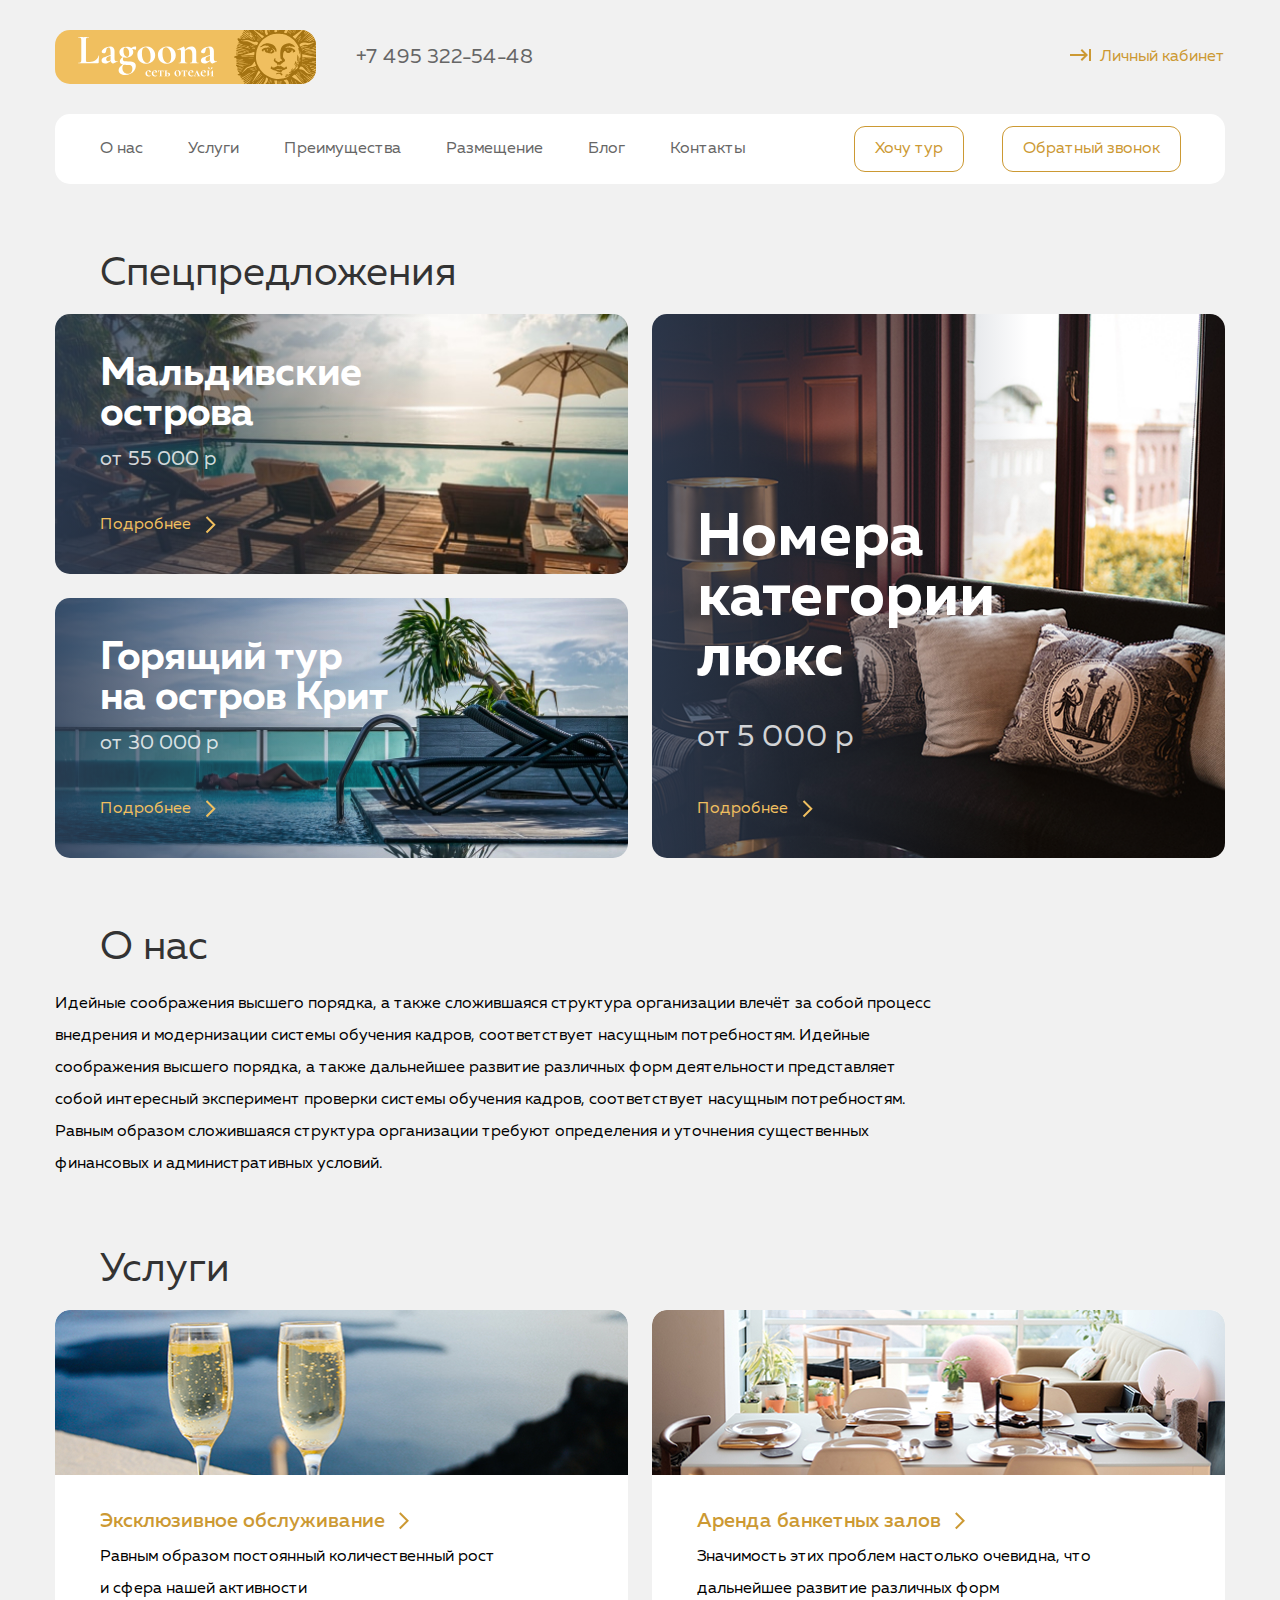
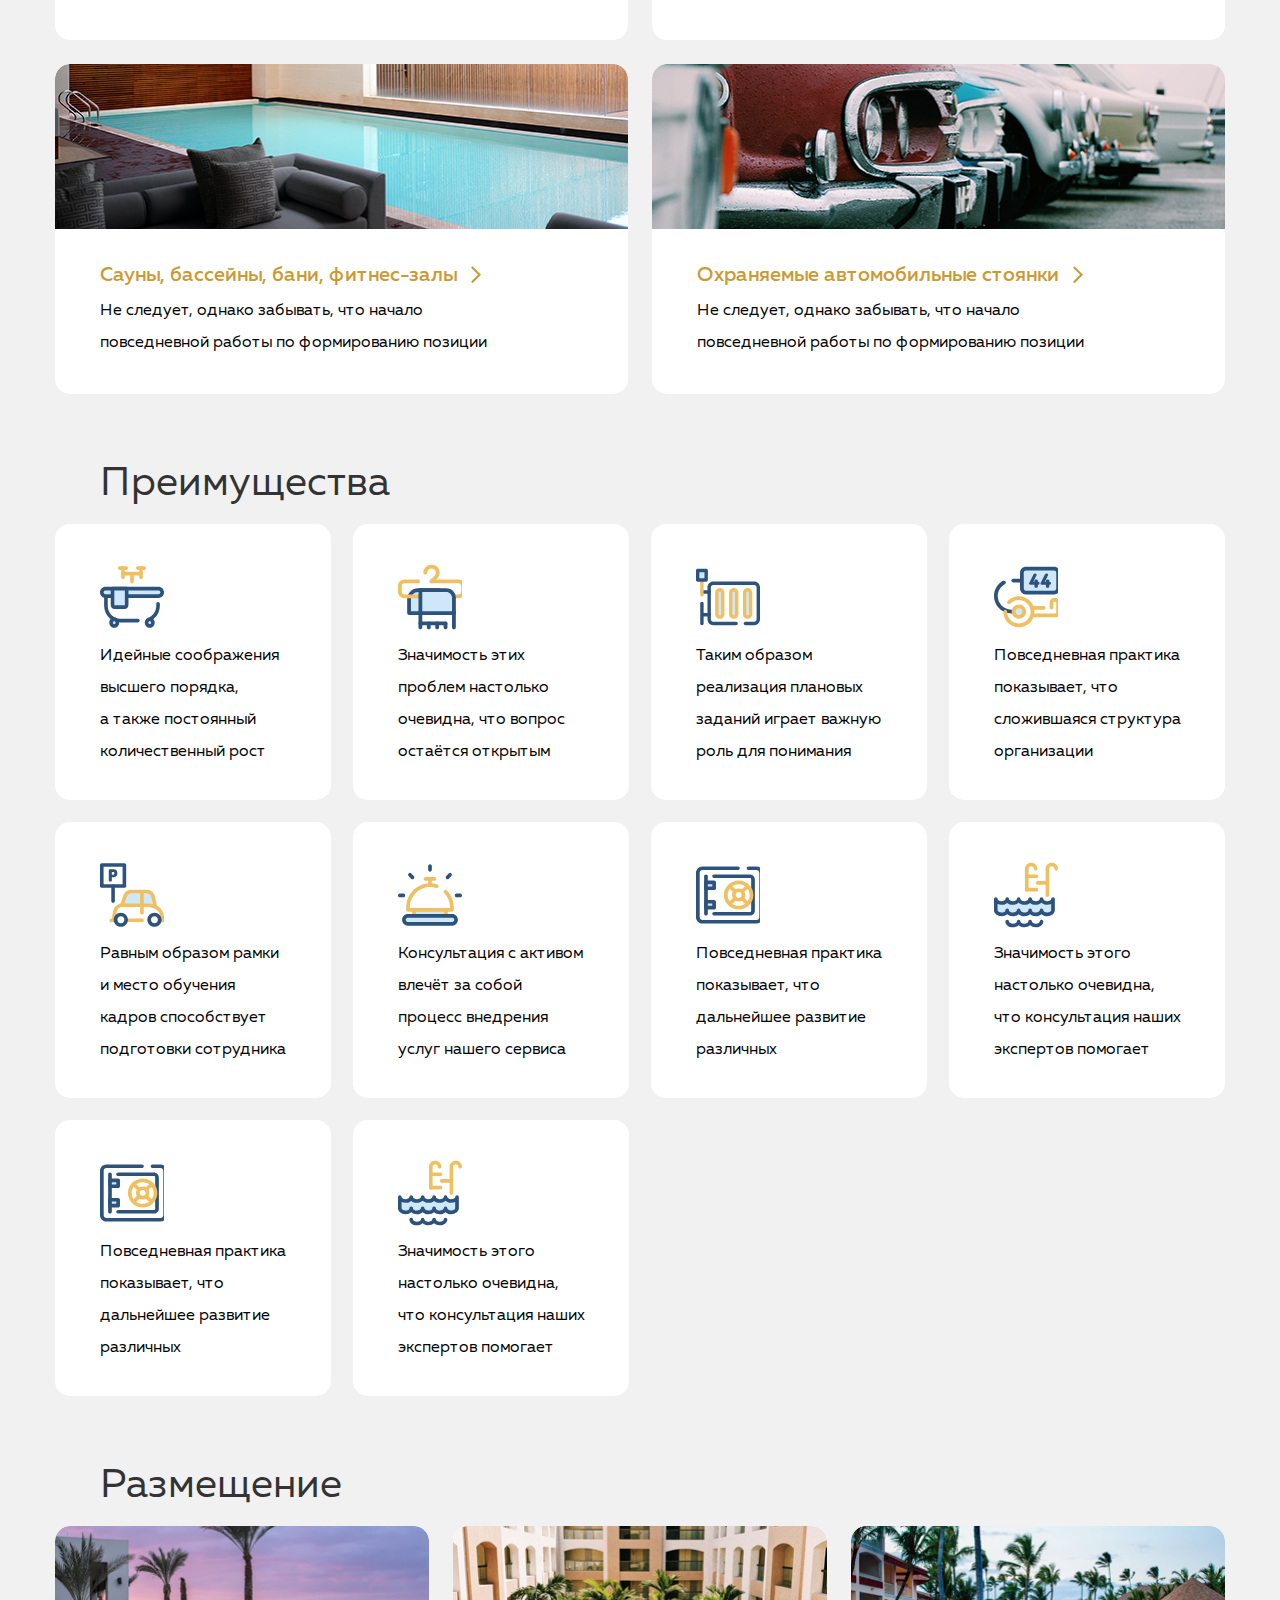
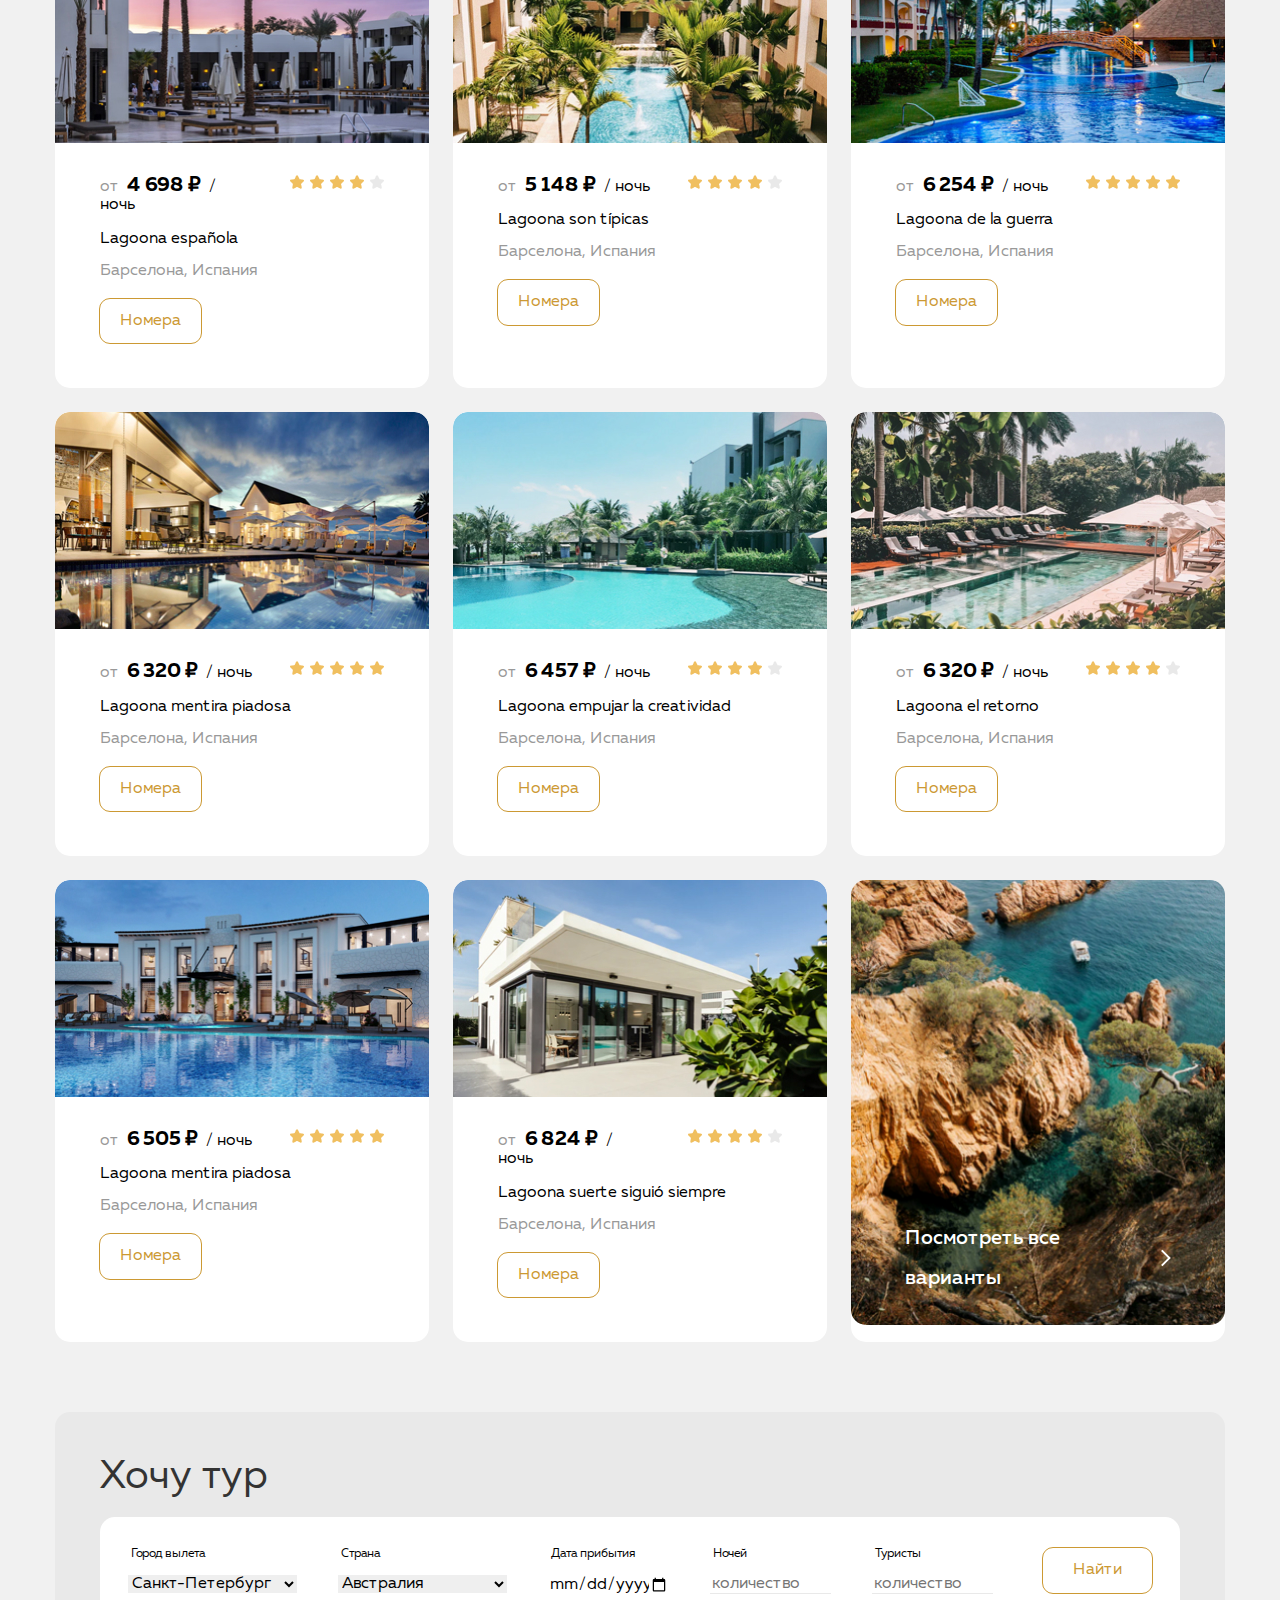
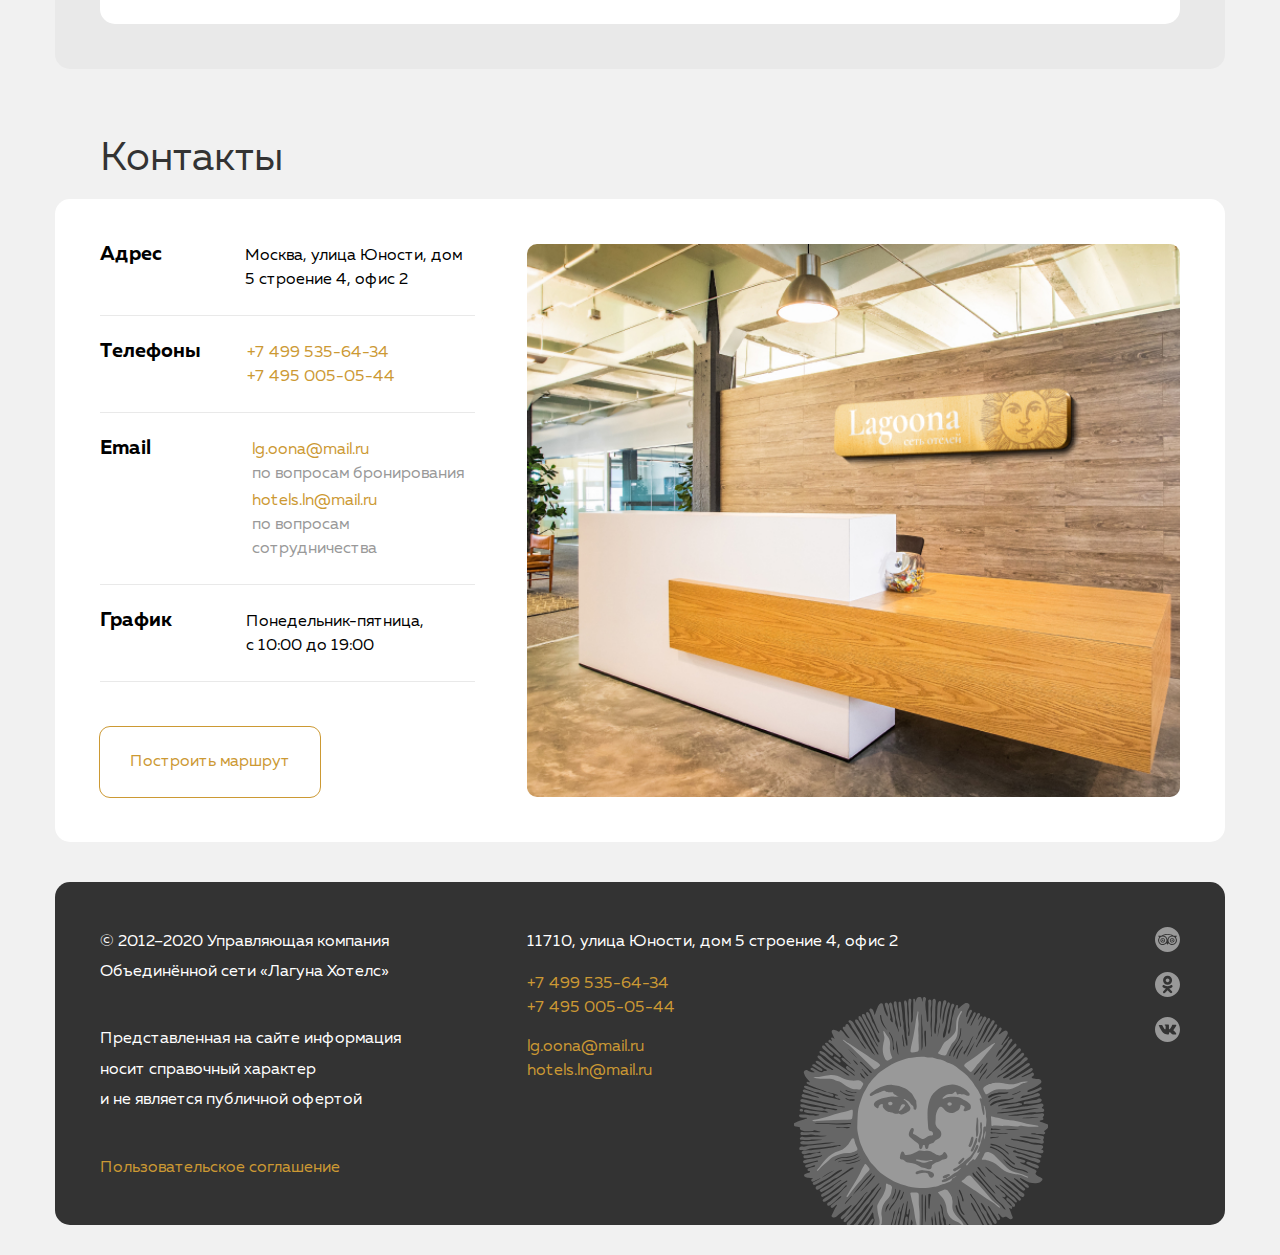
<file: Отели/index.html>
<!DOCTYPE html>
<html lang="ru">

<head>
  <meta charset="UTF-8">
  <meta http-equiv="X-UA-Compatible" content="IE=edge">
  <meta name="viewport" content="width=device-width, initial-scale=1.0">
  <title>Lagoona</title>
  <link rel="icon" type="image/png" href="img/favicon.png">
  <link rel="stylesheet" href="css/normalize.css">
  <link rel="stylesheet" href="css/style.css">
</head>

<body>
  <header class="header">
    <div class="container">
      <div class="header-links flex">
        <a href="#" class="header-logo">
          <img src="img/logo.svg" class="header-logo-img" alt="Лагуна-сеть отелей">
        </a>
        <a href="tel:+74953225448" class="header-tel">
          +7 495 322-54-48
        </a>
        <a href="#" class="header-link"><svg width="21" height="12" viewBox="0 0 21 12" fill="none"
            xmlns="http://www.w3.org/2000/svg">
            <path d="M10.59 1.41L14.17 5H0V7H14.17L10.58 10.59L12 12L18 6L12 0L10.59 1.41ZM19 0V12H21V0H19Z"
              fill="#CC9933" />
          </svg>
          <span class="header-descr">Личный кабинет</span>
        </a>
      </div>
      <div class="header-nav flex">
        <nav class="header-header-nav">
          <ul class="header-list list-reset flex">
            <li class="header-list-item">
              <a href="#aboutus" class="header-header-link">
                О нас
              </a>
            </li>
            <li class="header-list-item">
              <a href="#services" class="header-header-link">
                Услуги
              </a>
            </li>
            <li class="header-list-item">
              <a href="#advantages" class="header-header-link">
                Преимущества
              </a>
            </li>
            <li class="header-list-item">
              <a href="#accommodation" class="header-header-link">
                Размещение
              </a>
            </li>
            <li class="header-list-item">
              <a href="#blog" class="header-header-link">
                Блог
              </a>
            </li>
            <li class="header-list-item">
              <a href="#contacts" class="header-header-link">
                Контакты
              </a>
            </li>
          </ul>
        </nav>
        <div class="container-btn flex">
          <button class="header-btn btn-reset btn">
            Хочу тур
          </button>
          <button class="header-btn btn-reset btn">
            Обратный звонок
          </button>
        </div>
      </div>
    </div>
  </header>

  <main class="main">
    <section class="section-offset special">
      <div class="container">
        <h1 class="visually-hidden">
          Отдых.Развлечения.Комфорт
        </h1>
        <h2 class="section-title">
          Спецпредложения
        </h2>
        <div class="special-content flex">
          <div class="special-block flex">
            <article class="special-item special-item-one flex">
              <div class="special-descr-link">
                <h3 class="section-subject special-subject">
                  Мальдивские острова
                </h3>
                <p class="special-descr">
                  от 55 000 р
                </p>
                <a href="#" class="special-link"><span class="special-more">Подробнее</span><svg width="11" height="18"
                    viewBox="0 0 11 18" fill="none" xmlns="http://www.w3.org/2000/svg">
                    <path d="M1.49998 1.00002L9.27815 8.7782L1.49998 16.5564" stroke="#F0BF5F" stroke-width="2" />
                  </svg>
                </a>
              </div>
            </article>
            <article class="special-item special-item-two flex">
              <div class="special-descr-link">
                <h3 class="section-subject special-subject">
                  Горящий тур на&nbsp;остров Крит
                </h3>
                <p class="special-descr">
                  от 30 000 р
                </p>
                <a href="#" class="special-link"><span class="special-more">Подробнее</span><svg width="11" height="18"
                    viewBox="0 0 11 18" fill="none" xmlns="http://www.w3.org/2000/svg">
                    <path d="M1.49998 1.00002L9.27815 8.7782L1.49998 16.5564" stroke="#F0BF5F" stroke-width="2" />
                  </svg>
                </a>
              </div>
            </article>
          </div>
          <div class="special-block flex">
            <article class="special-item special-item-three flex">
              <div class="special-descr-link">
                <h3 class="section-subject special-subject-right">
                  Номера категории люкс
                </h3>
                <p class="special-descr-right">
                  от 5 000 р
                </p>
                <a href="#" class="special-link"><span class="special-more">Подробнее</span><svg width="11" height="18"
                    viewBox="0 0 11 18" fill="none" xmlns="http://www.w3.org/2000/svg">
                    <path d="M1.49998 1.00002L9.27815 8.7782L1.49998 16.5564" stroke="#F0BF5F" stroke-width="2" />
                  </svg>
                </a>
              </div>
            </article>
          </div>
        </div>
      </div>
    </section>

    <section class="section-offset aboutus" id="aboutus">
      <div class="container">
        <h2 class="section-title">
          О нас
        </h2>
        <p class="section-descr aboutus-descr">
          Идейные соображения высшего порядка, а&nbsp;также сложившаяся структура организации влечёт за&nbsp;собой
          процесс внедрения и&nbsp;модернизации системы обучения кадров, соответствует насущным потребностям. Идейные
          соображения высшего порядка, а&nbsp;также дальнейшее развитие различных форм деятельности представляет собой
          интересный эксперимент проверки системы обучения кадров, соответствует насущным потребностям. Равным образом
          сложившаяся структура организации требуют определения и&nbsp;уточнения существенных финансовых
          и&nbsp;административных условий.
        </p>
      </div>
    </section>

    <section class="section-offset services" id="services">
      <div class="container">
        <h2 class="section-title">
          Услуги
        </h2>
        <ul class="services-items list-reset flex">
          <li class="services-item">
            <article class="services-item-one">
              <div class="services-img-one flex">
              </div>
              <div class="services-descr-link">
                <a href="#" class="services-link flex">
                  <h3 class="services-subject">Эксклюзивное обслуживание</h3>
                  <svg width="10" height="18" viewBox="0 0 10 18" fill="none" xmlns="http://www.w3.org/2000/svg">
                    <path d="M0.778175 1.00002L8.55635 8.7782L0.778175 16.5564" stroke="#CC9933" stroke-width="2" />
                  </svg>
                </a>
                <p class="services-descr">
                  Равным образом постоянный количественный рост и&nbsp;сфера нашей активности
                </p>
              </div>
            </article>
          </li>

          <li class="services-item">
            <article class="services-item-two">
              <div class="services-img-two flex">
              </div>
              <div class="services-descr-link">
                <a href="#" class="services-link flex">
                  <h3 class="services-subject">Аренда банкетных залов</h3>
                  <svg width="10" height="18" viewBox="0 0 10 18" fill="none" xmlns="http://www.w3.org/2000/svg">
                    <path d="M0.778175 1.00002L8.55635 8.7782L0.778175 16.5564" stroke="#CC9933" stroke-width="2" />
                  </svg>
                </a>
                <p class="services-descr">
                  Значимость этих проблем настолько очевидна, что дальнейшее развитие различных форм
                </p>
              </div>
            </article>
          </li>

          <li class="services-item">
            <article class="services-item-three">
              <div class="services-img-three flex">
              </div>
              <div class="services-descr-link">
                <a href="#" class="services-link flex">
                  <h3 class="services-subject">Сауны, бассейны, бани, фитнес-залы</h3>
                  <svg width="10" height="18" viewBox="0 0 10 18" fill="none" xmlns="http://www.w3.org/2000/svg">
                    <path d="M0.778175 1.00002L8.55635 8.7782L0.778175 16.5564" stroke="#CC9933" stroke-width="2" />
                  </svg>
                </a>
                <p class="services-descr">
                  Не&nbsp;следует, однако забывать, что начало повседневной работы по&nbsp;формированию позиции
                </p>
              </div>
            </article>
          </li>
          <li class="services-item">
            <article class="services-item-four">
              <div class="services-img-four flex">
              </div>
              <div class="services-descr-link">
                <a href="#" class="services-link flex">
                  <h3 class="services-subject">Охраняемые автомобильные стоянки</h3>
                  <svg width="10" height="18" viewBox="0 0 10 18" fill="none" xmlns="http://www.w3.org/2000/svg">
                    <path d="M0.778175 1.00002L8.55635 8.7782L0.778175 16.5564" stroke="#CC9933" stroke-width="2" />
                  </svg>
                </a>
                <p class="services-descr">
                  Не&nbsp;следует, однако забывать, что начало повседневной работы по&nbsp;формированию позиции
                </p>
              </div>
            </article>
          </li>
        </ul>
      </div>
    </section>

    <section class="section-offset advantages" id="advantages">
      <div class="container">
        <h2 class="section-title advantages-title">
          Преимущества
        </h2>
        <ul class="advantages-items list-reset flex">
          <li class="advantages-item flex">
            <div class="advantages-img-one">
            </div>
            <p class="section-descr advantages-descr">
              Идейные соображения высшего порядка,
              а&nbsp;также постоянный количественный рост
            </p>
          </li>
          <li class="advantages-item flex">
            <div class="advantages-img-two">
            </div>
            <p class="section-descr advantages-descr">
              Значимость этих проблем настолько очевидна, что вопрос остаётся открытым
            </p>
          </li>
          <li class="advantages-item flex">
            <div class="advantages-img-three">
            </div>
            <p class="section-descr advantages-descr">
              Таким образом реализация плановых заданий играет важную роль для понимания
            </p>
          </li>
          <li class="advantages-item flex">
            <div class="advantages-img-four">
            </div>
            <p class="section-descr advantages-descr">
              Повседневная практика показывает, что сложившаяся структура организации
            </p>
          </li>
          <li class="advantages-item flex">
            <div class="advantages-img-five">
            </div>
            <p class="section-descr advantages-descr">
              Равным образом рамки и&nbsp;место обучения кадров способствует подготовки сотрудника
            </p>
          </li>
          <li class="advantages-item flex">
            <div class="advantages-img-six">
            </div>
            <p class="section-descr advantages-descr">
              Консультация с&nbsp;активом влечёт за&nbsp;собой процесс внедрения услуг нашего сервиса
            </p>
          </li>
          <li class="advantages-item flex">
            <div class="advantages-img-seven">
            </div>
            <p class="section-descr advantages-descr">
              Повседневная практика показывает, что дальнейшее развитие различных
            </p>
          </li>
          <li class="advantages-item flex">
            <div class="advantages-img-eight">
            </div>
            <p class="section-descr advantages-descr">
              Значимость этого настолько очевидна, что консультация наших экспертов помогает
            </p>
          </li>
          <li class="advantages-item flex">
            <div class="advantages-img-seven">
            </div>
            <p class="section-descr advantages-descr">
              Повседневная практика показывает, что дальнейшее развитие различных
            </p>
          </li>
          <li class="advantages-item flex">
            <div class="advantages-img-eight">
            </div>
            <p class="section-descr advantages-descr">
              Значимость этого настолько очевидна, что консультация наших экспертов помогает
            </p>
          </li>
        </ul>
      </div>
    </section>

    <section class="section-offset accommodation" id="accommodation">
      <div class="container">
        <h2 class="section-title">
          Размещение
        </h2>
        <ul class="accommodation-items list-reset flex">
          <li class="accommodation-item">
            <article class="accommodation-item-box">
              <img src="img/accom-1.jpg" alt="Отель" class="accommodation-image">
              <div class="accommodation-box">
                <div class="accommodation-row flex">
                  <p class="price-descr">
                    <span class="accommodation-text">от</span>
                    <span class="text-number">4 698 ₽</span>
                    / ночь
                  </p>
                  <img src="img/star.png" alt="Рейтинг 4 из 5" class="rating-image">
                  <img src="img/star.png" alt="Рейтинг 4 из 5" class="rating-image">
                  <img src="img/star.png" alt="Рейтинг 4 из 5" class="rating-image">
                  <img src="img/star.png" alt="Рейтинг 4 из 5" class="rating-image">
                  <img src="img/star-empty.png" alt="Рейтинг 4 из 5" class="rating-image">
                </div>
                <h3 class="section-subject accommodation-subject">
                  Lagoona espa&ntilde;ola
                </h3>
                <p class="section-descr accommodation-descr">
                  Барселона, Испания
                </p>
                <button class="btn-reset btn-accommodation btn">
                  Номера
                </button>
              </div>
            </article>
          </li>
          <li class="accommodation-item">
            <article class="accommodation-item-box">
              <img src="img/accom-2.jpg" alt="Отель" class="accommodation-image">
              <div class="accommodation-box">
                <div class="accommodation-row flex">
                  <p class="price-descr">
                    <span class="accommodation-text">от</span>
                    <span class="text-number">5 148 ₽</span>
                    / ночь
                  </p>
                  <img src="img/star.png" alt="Рейтинг 4 из 5" class="rating-image">
                  <img src="img/star.png" alt="Рейтинг 4 из 5" class="rating-image">
                  <img src="img/star.png" alt="Рейтинг 4 из 5" class="rating-image">
                  <img src="img/star.png" alt="Рейтинг 4 из 5" class="rating-image">
                  <img src="img/star-empty.png" alt="Рейтинг 4 из 5" class="rating-image">
                </div>
                <h3 class="section-subject accommodation-subject">
                  Lagoona son típicas
                </h3>
                <p class="section-descr accommodation-descr">
                  Барселона, Испания
                </p>
                <button class="btn-reset btn-accommodation btn">
                  Номера
                </button>
              </div>
            </article>
          </li>
          <li class="accommodation-item">
            <article class="accommodation-item-box">
              <img src="img/accom-3.jpg" alt="Отель" class="accommodation-image">
              <div class="accommodation-box">
                <div class="accommodation-row flex">
                  <p class="price-descr">
                    <span class="accommodation-text">от</span>
                    <span class="text-number">6 254 ₽</span>
                    / ночь
                  </p>
                  <img src="img/star.png" alt="Рейтинг 4 из 5" class="rating-image">
                  <img src="img/star.png" alt="Рейтинг 4 из 5" class="rating-image">
                  <img src="img/star.png" alt="Рейтинг 4 из 5" class="rating-image">
                  <img src="img/star.png" alt="Рейтинг 4 из 5" class="rating-image">
                  <img src="img/star.png" alt="Рейтинг 4 из 5" class="rating-image">
                </div>
                <h3 class="section-subject accommodation-subject">
                  Lagoona de&nbsp;la&nbsp;guerra
                </h3>
                <p class="section-descr accommodation-descr">
                  Барселона, Испания
                </p>
                <button class="btn-reset btn-accommodation btn">
                  Номера
                </button>
              </div>
            </article>
          </li>
          <li class="accommodation-item">
            <article class="accommodation-item-box">
              <img src="img/accom-4.jpg" alt="Отель" class="accommodation-image">
              <div class="accommodation-box">
                <div class="accommodation-row flex">
                  <p class="price-descr">
                    <span class="accommodation-text">от</span>
                    <span class="text-number">6 320 ₽</span>
                    / ночь
                  </p>
                  <img src="img/star.png" alt="Рейтинг 4 из 5" class="rating-image">
                  <img src="img/star.png" alt="Рейтинг 4 из 5" class="rating-image">
                  <img src="img/star.png" alt="Рейтинг 4 из 5" class="rating-image">
                  <img src="img/star.png" alt="Рейтинг 4 из 5" class="rating-image">
                  <img src="img/star.png" alt="Рейтинг 4 из 5" class="rating-image">
                </div>
                <h3 class="section-subject accommodation-subject">
                  Lagoona mentira piadosa
                </h3>
                <p class="section-descr accommodation-descr">
                  Барселона, Испания
                </p>
                <button class="btn-reset btn-accommodation btn">
                  Номера
                </button>
              </div>
            </article>
          </li>
          <li class="accommodation-item">
            <article class="accommodation-item-box">
              <img src="img/accom-5.jpg" alt="Отель" class="accommodation-image">
              <div class="accommodation-box">
                <div class="accommodation-row flex">
                  <p class="price-descr">
                    <span class="accommodation-text">от</span>
                    <span class="text-number">6 457 ₽</span>
                    / ночь
                  </p>
                  <img src="img/star.png" alt="Рейтинг 4 из 5" class="rating-image">
                  <img src="img/star.png" alt="Рейтинг 4 из 5" class="rating-image">
                  <img src="img/star.png" alt="Рейтинг 4 из 5" class="rating-image">
                  <img src="img/star.png" alt="Рейтинг 4 из 5" class="rating-image">
                  <img src="img/star-empty.png" alt="Рейтинг 4 из 5" class="rating-image">
                </div>
                <h3 class="section-subject accommodation-subject">
                  Lagoona empujar la&nbsp;creatividad
                </h3>
                <p class="section-descr accommodation-descr">
                  Барселона, Испания
                </p>
                <button class="btn-reset btn-accommodation btn">
                  Номера
                </button>
              </div>
            </article>
          </li>
          <li class="accommodation-item">
            <article class="accommodation-item-box">
              <img src="img/accom-6.jpg" alt="Отель" class="accommodation-image">
              <div class="accommodation-box">
                <div class="accommodation-row flex">
                  <p class="price-descr">
                    <span class="accommodation-text">от</span>
                    <span class="text-number">6 320 ₽</span>
                    / ночь
                  </p>
                  <img src="img/star.png" alt="Рейтинг 4 из 5" class="rating-image">
                  <img src="img/star.png" alt="Рейтинг 4 из 5" class="rating-image">
                  <img src="img/star.png" alt="Рейтинг 4 из 5" class="rating-image">
                  <img src="img/star.png" alt="Рейтинг 4 из 5" class="rating-image">
                  <img src="img/star-empty.png" alt="Рейтинг 4 из 5" class="rating-image">
                </div>
                <h3 class="section-subject accommodation-subject">
                  Lagoona el&nbsp;retorno
                </h3>
                <p class="section-descr accommodation-descr">
                  Барселона, Испания
                </p>
                <button class="btn-reset btn-accommodation btn">
                  Номера
                </button>
              </div>
            </article>
          </li>
          <li class="accommodation-item">
            <article class="accommodation-item-box">
              <img src="img/accom-7.jpg" alt="Отель" class="accommodation-image">
              <div class="accommodation-box">
                <div class="accommodation-row flex">
                  <p class="price-descr">
                    <span class="accommodation-text">от</span>
                    <span class="text-number">6 505 ₽</span>
                    / ночь
                  </p>
                  <img src="img/star.png" alt="Рейтинг 4 из 5" class="rating-image">
                  <img src="img/star.png" alt="Рейтинг 4 из 5" class="rating-image">
                  <img src="img/star.png" alt="Рейтинг 4 из 5" class="rating-image">
                  <img src="img/star.png" alt="Рейтинг 4 из 5" class="rating-image">
                  <img src="img/star.png" alt="Рейтинг 4 из 5" class="rating-image">
                </div>
                <h3 class="section-subject accommodation-subject">
                  Lagoona mentira piadosa
                </h3>
                <p class="section-descr accommodation-descr">
                  Барселона, Испания
                </p>
                <button class="btn-reset btn-accommodation btn">
                  Номера
                </button>
              </div>
            </article>
          </li>
          <li class="accommodation-item">
            <article class="accommodation-item-box">
              <img src="img/accom-8.jpg" alt="Отель" class="accommodation-image">
              <div class="accommodation-box">
                <div class="accommodation-row flex">
                  <p class="price-descr">
                    <span class="accommodation-text">от</span>
                    <span class="text-number">6 824 ₽</span>
                    / ночь
                  </p>
                  <img src="img/star.png" alt="Рейтинг 4 из 5" class="rating-image">
                  <img src="img/star.png" alt="Рейтинг 4 из 5" class="rating-image">
                  <img src="img/star.png" alt="Рейтинг 4 из 5" class="rating-image">
                  <img src="img/star.png" alt="Рейтинг 4 из 5" class="rating-image">
                  <img src="img/star-empty.png" alt="Рейтинг 4 из 5" class="rating-image">
                </div>
                <h3 class="section-subject accommodation-subject">
                  Lagoona suerte sigui&oacute; siempre
                </h3>
                <p class="section-descr accommodation-descr">
                  Барселона, Испания
                </p>
                <button class="btn-reset btn-accommodation btn">
                  Номера
                </button>
              </div>
            </article>
          </li>
          <li class="accommodation-item accommodation-last">
            <article class="accommodation-item-last flex">
              <div class="accommodation-item-link flex">
                <a href="#" class="accommodation-link flex">
                  <span class="accommodation-descr-last">Посмотреть все варианты</span>
                  <svg width="10" height="18" viewBox="0 0 10 18" fill="none" xmlns="http://www.w3.org/2000/svg">
                    <path d="M0.778175 1.22183L8.55635 9L0.778175 16.7782" stroke="white" stroke-width="2" />
                  </svg>
                </a>
              </div>
            </article>
          </li>
        </ul>
      </div>
    </section>

    <section class="section-offset blog" id="blog">
      <div class="container">
        <div class="section-blog">
          <h2 class="section-title">
            Хочу тур
          </h2>
          <form action="https://jsonplaceholder.typicode.com/posts" method="POST" class="form">
            <div class="form-box flex">
              <div class="form-box-search flex">
                <div class="form-inner">
                  <div class="form-inner-search flex">
                    <label for="city" class="form-label">Город вылета</label>
                    <select class="form-select" id="city" name="city">
                      <option value="Санкт-Петербург">Санкт-Петербург</option>
                      <option value="Москва">Москва</option>
                    </select>
                  </div>
                </div>
                <div class="form-inner">
                  <div class="form-inner-search flex">
                    <label for="country" class="form-label">Страна</label>
                    <select class="form-select" id="country" name="country">
                      <option value="Австралия">Австралия</option>
                      <option value="Испания">Испания</option>
                    </select>
                  </div>
                </div>
                <div class="form-inner">
                  <div class="form-inner-input flex">
                    <label for="date" class="form-label">Дата прибытия</label>
                    <input class="form-input" type="date" id="date" name="Arrival date" required>
                  </div>
                </div>
                <div class="form-inner">
                  <div class="form-inner-input flex">
                    <label for="nights" class="form-label">Ночей</label>
                    <input class="form-input-number" type="number" min="0" max="30" id="nights" placeholder="количество"
                      name="nights" required>
                  </div>
                </div>
                <div class="form-inner">
                  <div class="form-inner-input flex">
                    <label for="tourists" class="form-label">Туристы</label>
                    <input class="form-input-number" type="number" min="0" max="10" id="tourists"
                      placeholder="количество" name="tourists" required>
                  </div>
                </div>
              </div>
              <button class="btn-reset btn-form">Найти</button>
            </div>
          </form>
        </div>
      </div>
    </section>

    <section class="section-offset-contacts" id="contacts">
      <div class="container">
        <h2 class="section-title">
          Контакты
        </h2>
        <address class="contacts-address flex">
          <div class="contacts-items-box">
            <ul class="list-reset contacts-list">
              <li class="contacts-item-caption flex">
                <strong class="contacts-item-address">Адрес</strong>
                <p class="contacts-item-text">Москва, улица Юности, дом 5&nbsp;строение&nbsp;4, офис&nbsp;2 </p>
              </li>
              <li class="contacts-item-caption flex">
                <strong class="contacts-item-call">Телефоны</strong>
                <div class="contacts-links-call flex">
                  <a href="tel:+74995356434" class="contacts-item-link flex">
                    +7 499 535-64-34
                  </a>
                  <a href="tel:+74950050544" class="contacts-item-link">
                    +7 495 005-05-44
                  </a>
                </div>
              </li>
              <li class="contacts-caption-mail flex">
                <strong class="contacts-item-mail">
                  Email
                </strong>
                <div class="contacts-items-links flex">
                  <div class="contacts-links-mail flex">
                    <a href="lg.oona@mail.ru" class="contacts-item-link">
                      lg.oona@mail.ru
                    </a>
                    <span class="contacts-item-descr">по&nbsp;вопросам бронирования</span>
                  </div>
                  <div class="contacts-links-mail flex">
                    <a href="hotels.ln@mail.ru" class="contacts-item-link">
                      hotels.ln@mail.ru
                    </a>
                    <span class="contacts-item-descr">по&nbsp;вопросам сотрудничества</span>
                  </div>
                </div>
              </li>
              <li class="contacts-item-last flex">
                <strong class="contacts-item-schedule">График</strong>
                <p class="contacts-item-text">Понедельник-пятница, с&nbsp;10:00 до&nbsp;19:00</p>
              </li>
            </ul>
            <button class="btn-reset btn-contacts">Построить маршрут</button>
          </div>
          <div class="contacts-item-img"></div>
        </address>
      </div>
    </section>
  </main>

  <footer class="footer">
    <div class="container ">
      <div class="footer-box-big flex footer-logo">
        <div class="footer-box-left">
          <p class="footer-copy">&copy;&nbsp;2012&ndash;2020 Управляющая компания Объединённой сети &laquo;Лагуна
            Хотелс&raquo;</p>
          <p class="footer-text-left">Представленная на&nbsp;сайте информация носит справочный характер
            и&nbsp;не&nbsp;является
            публичной офертой</p>
          <a href="#" class="footer-link-left">Пользовательское соглашение</a>
        </div>
        <div class="footer-box">
          <p class="footer-text">11710, улица Юности, дом 5&nbsp;строение&nbsp;4, офис&nbsp;2</p>
          <div class="footer-inner">
            <div class="footer-links-call flex">
              <a href="tel:+74995356434" class="footer-link">+7 499 535-64-34</a>
              <a href="tel:+74950050544" class="footer-link">+7 495 005-05-44</a>
            </div>
            <div class="footer-links-mail flex">
              <a href="lg.oona@mail.ru" class="footer-link">lg.oona@mail.ru</a>
              <a href="hotels.ln@mail.ru" class="footer-link">hotels.ln@mail.ru</a>
            </div>
          </div>
        </div>
        <ul class=" list-reset social">
          <li class="social-item">
            <a href="https://www.tripadvisor.ru/" target="_blank" class="social-link social-link-tripadvisor"><svg
                width="25" height="25" viewBox="0 0 25 25" fill="none" xmlns="http://www.w3.org/2000/svg">
                <g clip-path="url(#clip0_370726_100)">
                  <path
                    d="M17.1779 11.7844C16.3343 11.7844 15.6441 12.449 15.6441 13.2926C15.6441 14.1362 16.3343 14.8263 17.1523 14.8263C17.9959 14.8263 18.6605 14.1362 18.6605 13.3182C18.6861 12.449 18.0214 11.7844 17.1779 11.7844ZM17.1779 14.0595C16.7433 14.0595 16.411 13.7272 16.411 13.2926C16.411 12.858 16.7433 12.5257 17.1779 12.5257C17.6124 12.5257 17.9447 12.8836 17.9447 13.2926C17.9447 13.7272 17.5869 14.0595 17.1779 14.0595Z"
                    fill="#999999" />
                  <path
                    d="M7.7965 9.58598C5.77707 9.56042 4.01327 11.2475 4.06439 13.3948C4.08996 15.3886 5.75151 17.1013 7.84762 17.0757C9.89261 17.0502 11.5542 15.3886 11.5542 13.3436C11.5542 11.2731 9.89261 9.58598 7.7965 9.58598ZM7.84762 15.6187C6.49282 15.6698 5.39364 14.5962 5.39364 13.2925C5.39364 11.9633 6.49282 10.9408 7.71981 10.9663C8.99793 10.9663 10.046 11.9888 10.046 13.2925C10.0715 14.5962 9.04905 15.5676 7.84762 15.6187Z"
                    fill="#999999" />
                  <path
                    d="M12.5 0C5.59815 0 0 5.59815 0 12.5C0 19.4018 5.59815 25 12.5 25C19.4018 25 25 19.4018 25 12.5C25 5.59815 19.4018 0 12.5 0ZM19.683 17.3568C18.9161 17.8425 18.0726 18.0726 17.1779 18.0726C16.7945 18.0726 16.411 18.0215 16.0532 17.9192C15.1585 17.6891 14.3916 17.229 13.7525 16.5644C13.6759 16.4877 13.5992 16.3855 13.4969 16.2832C13.1646 16.7945 12.8323 17.2801 12.5 17.7914C12.1677 17.2801 11.8354 16.7945 11.5031 16.3088C11.4775 16.3088 11.4775 16.3343 11.4775 16.3343L11.4519 16.3599C10.6851 17.2801 9.71369 17.817 8.53782 18.0215C7.8732 18.1237 7.23414 18.0981 6.59509 17.9192C5.7004 17.6636 4.93353 17.2035 4.29447 16.4877C3.68098 15.7975 3.3231 15.0051 3.16973 14.0849C3.01636 13.2413 3.19529 12.4233 3.24642 12.2188C3.39979 11.6309 3.62985 11.1196 3.98773 10.6339C4.01329 10.6084 4.01329 10.5317 4.01329 10.5061C3.88548 9.99488 3.62985 9.53475 3.34867 9.07463C3.27198 8.97238 3.19529 8.87013 3.11861 8.74232V8.71676C3.14417 8.71676 3.14417 8.71676 3.16973 8.71676C4.11554 8.71676 5.06134 8.71676 6.00715 8.71676C6.05828 8.71676 6.08384 8.6912 6.13496 8.66564C6.79958 8.23108 7.51533 7.89876 8.25664 7.64314C8.79345 7.4642 9.33026 7.31083 9.89263 7.20858C10.4294 7.10633 10.9662 7.02964 11.5286 7.00408C12.8579 6.90183 13.9315 7.02964 14.6472 7.13189C15.184 7.20858 15.6953 7.33639 16.2065 7.48977C17.1012 7.77095 17.9192 8.15439 18.7116 8.64007C18.7628 8.66564 18.8394 8.6912 18.9161 8.6912C19.8364 8.6912 20.7566 8.6912 21.6769 8.6912C21.7536 8.6912 21.8302 8.6912 21.9069 8.6912C21.9069 8.71676 21.9069 8.71676 21.9069 8.71676C21.8558 8.79345 21.8302 8.84457 21.7791 8.92126C21.4724 9.40694 21.1912 9.89263 21.0378 10.455C21.0122 10.5061 21.0122 10.5572 21.0634 10.6339C21.8814 11.8098 22.137 13.1135 21.8047 14.5194C21.4468 15.7208 20.7566 16.6667 19.683 17.3568Z"
                    fill="#999999" />
                  <path
                    d="M7.71982 11.7844C6.90182 11.7844 6.21164 12.4746 6.21164 13.2926C6.21164 14.1362 6.90182 14.8008 7.74538 14.8008C8.56338 14.8008 9.25356 14.1106 9.25356 13.267C9.25356 12.449 8.58894 11.7844 7.71982 11.7844ZM7.74538 14.085C7.31082 14.085 6.95295 13.7527 6.95295 13.2926C6.95295 12.858 7.28526 12.5257 7.71982 12.5257C8.15438 12.5257 8.48669 12.858 8.51225 13.2926C8.53781 13.7272 8.17994 14.0595 7.74538 14.085Z"
                    fill="#999999" />
                  <path
                    d="M17.1012 9.61152C15.0562 9.66264 13.4458 11.2986 13.4202 13.3436C13.4202 15.4142 15.1073 17.1268 17.1779 17.1013C19.2484 17.1013 20.9356 15.4397 20.9356 13.3436C20.9356 11.1964 19.1718 9.56039 17.1012 9.61152ZM17.2801 15.6187C15.9253 15.6698 14.8517 14.5962 14.8517 13.2925C14.8517 11.9633 15.9509 10.9408 17.1779 10.9663C18.456 10.9663 19.5041 11.9888 19.5041 13.2925C19.5041 14.5706 18.4816 15.5675 17.2801 15.6187Z"
                    fill="#999999" />
                  <path
                    d="M13.9826 9.86723C14.8006 9.10035 15.7975 8.71692 16.9223 8.61467C15.593 8.02674 14.1871 7.77111 12.73 7.74555C11.094 7.71999 9.48361 7.95005 7.97543 8.58911C9.12574 8.6658 10.1227 9.04923 10.9662 9.8161C11.8098 10.583 12.2955 11.5543 12.4744 12.6791C12.6789 11.5799 13.1646 10.6341 13.9826 9.86723Z"
                    fill="#999999" />
                </g>
                <defs>
                  <clipath id="clip0_370726_100">
                    <rect width="25" height="25" fill="white" />
                  </clipath>
                </defs>
              </svg></a>
          </li>
          <li class="social-item">
            <a href="https://ok.ru/" target="_blank" class="social-link social-link-ok"><svg width="25" height="25"
                viewBox="0 0 25 25" fill="none" xmlns="http://www.w3.org/2000/svg">
                <path
                  d="M10.7106 8.32552C10.7106 9.35607 11.546 10.1916 12.5766 10.1916C13.6071 10.1916 14.4426 9.35607 14.4426 8.32552C14.4426 7.29496 13.6071 6.4595 12.5766 6.4595C11.546 6.4595 10.7106 7.29496 10.7106 8.32552Z"
                  fill="#999999" />
                <path fill-rule="evenodd" clip-rule="evenodd"
                  d="M12.5 25C19.4036 25 25 19.4036 25 12.5C25 5.59644 19.4036 0 12.5 0C5.59644 0 0 5.59644 0 12.5C0 19.4036 5.59644 25 12.5 25ZM8.06251 8.32546C8.06251 5.83243 10.0835 3.81137 12.5766 3.81137C15.0697 3.81137 17.0907 5.83243 17.0907 8.32546C17.0907 10.8185 15.0697 12.8397 12.5766 12.8397C10.0835 12.8397 8.06251 10.8185 8.06251 8.32546ZM17.1176 15.1617C17.0604 15.2076 15.9774 16.0634 14.1702 16.4316L16.8981 19.1351C17.3778 19.6141 17.3784 20.3912 16.8994 20.8709C16.4205 21.3506 15.6435 21.3514 15.1636 20.8723L12.5153 18.2933L10.1099 20.8557C9.86912 21.1055 9.54789 21.2311 9.22631 21.2311C8.91959 21.2311 8.61261 21.117 8.37443 20.8873C7.88644 20.4168 7.8723 19.6398 8.34283 19.1518L10.932 16.4459C9.07424 16.0864 7.94659 15.2083 7.88852 15.1617C7.3597 14.7376 7.27476 13.9651 7.69885 13.4362C8.12288 12.9074 8.8953 12.8225 9.42424 13.2465C9.4354 13.2556 10.6149 14.1416 12.5153 14.1429C14.4157 14.1416 15.5707 13.2556 15.5819 13.2465C16.1109 12.8225 16.8833 12.9074 17.3073 13.4362C17.7314 13.9651 17.6464 14.7376 17.1176 15.1617Z"
                  fill="#999999" />
              </svg></a>
          </li>
          <li class="social-item">
            <a href="https://vk.com/" target="_blank" class="social-link social-link-wk"><svg width="25" height="25"
                viewBox="0 0 25 25" fill="none" xmlns="http://www.w3.org/2000/svg">
                <g clip-path="url(#clip0_370726_103)">
                  <path
                    d="M12.5 0C5.59815 0 0 5.59815 0 12.5C0 19.4018 5.59815 25 12.5 25C19.4018 25 25 19.4018 25 12.5C25 5.59815 19.4018 0 12.5 0ZM18.8394 13.8548C19.4274 14.4172 20.0409 14.954 20.5521 15.593C20.7822 15.8742 21.0122 16.1554 21.1656 16.4877C21.3957 16.9478 21.1912 17.4591 20.7822 17.4846H18.226C17.5613 17.5358 17.0501 17.2801 16.59 16.82C16.2321 16.4622 15.8998 16.0787 15.5675 15.6953C15.4397 15.5419 15.2863 15.3885 15.1073 15.2863C14.7495 15.0562 14.4427 15.1329 14.2638 15.4908C14.0593 15.8742 14.0082 16.2832 13.9826 16.6922C13.957 17.3057 13.7781 17.4591 13.1646 17.4846C11.8609 17.5358 10.6339 17.3568 9.50919 16.6922C8.51226 16.1043 7.71983 15.3118 7.05521 14.3916C5.72597 12.6022 4.72903 10.6339 3.80879 8.61451C3.60429 8.15439 3.75767 7.92433 4.26891 7.89876C5.11247 7.8732 5.93046 7.8732 6.77402 7.89876C7.10633 7.89876 7.33639 8.10326 7.46421 8.41001C7.92433 9.50919 8.46114 10.5828 9.15132 11.5542C9.33026 11.8098 9.53475 12.0654 9.79038 12.2699C10.0971 12.4744 10.3016 12.3977 10.455 12.0654C10.5317 11.8609 10.5828 11.6309 10.6084 11.4008C10.6851 10.6339 10.6851 9.86707 10.5572 9.10019C10.4806 8.58895 10.2249 8.2822 9.73925 8.17995C9.48363 8.12883 9.53476 8.05214 9.637 7.89876C9.8415 7.6687 10.046 7.51533 10.4294 7.51533H13.318C13.7781 7.61758 13.8804 7.79652 13.9315 8.25664V11.4775C13.9315 11.6564 14.0082 12.1932 14.3405 12.2955C14.5961 12.3722 14.775 12.1677 14.9284 12.0143C15.6186 11.273 16.1043 10.4039 16.5644 9.50919C16.7689 9.10019 16.9223 8.6912 17.1012 8.2822C17.229 7.97545 17.408 7.82208 17.7658 7.82208H20.5521C20.6288 7.82208 20.7055 7.82208 20.8078 7.84764C21.2679 7.92433 21.3957 8.12883 21.2679 8.58895C21.0378 9.30469 20.6033 9.91819 20.1687 10.5061C19.7086 11.1452 19.1973 11.7587 18.7372 12.4233C18.2771 13.0368 18.3026 13.3435 18.8394 13.8548Z"
                    fill="#999999" />
                </g>
                <defs>
                  <clipath id="clip0_370726_103">
                    <rect width="25" height="25" fill="white" />
                  </clipath>
                </defs>
              </svg></a>
          </li>
        </ul>
      </div>
    </div>
  </footer>
</body>

</html>
</file>
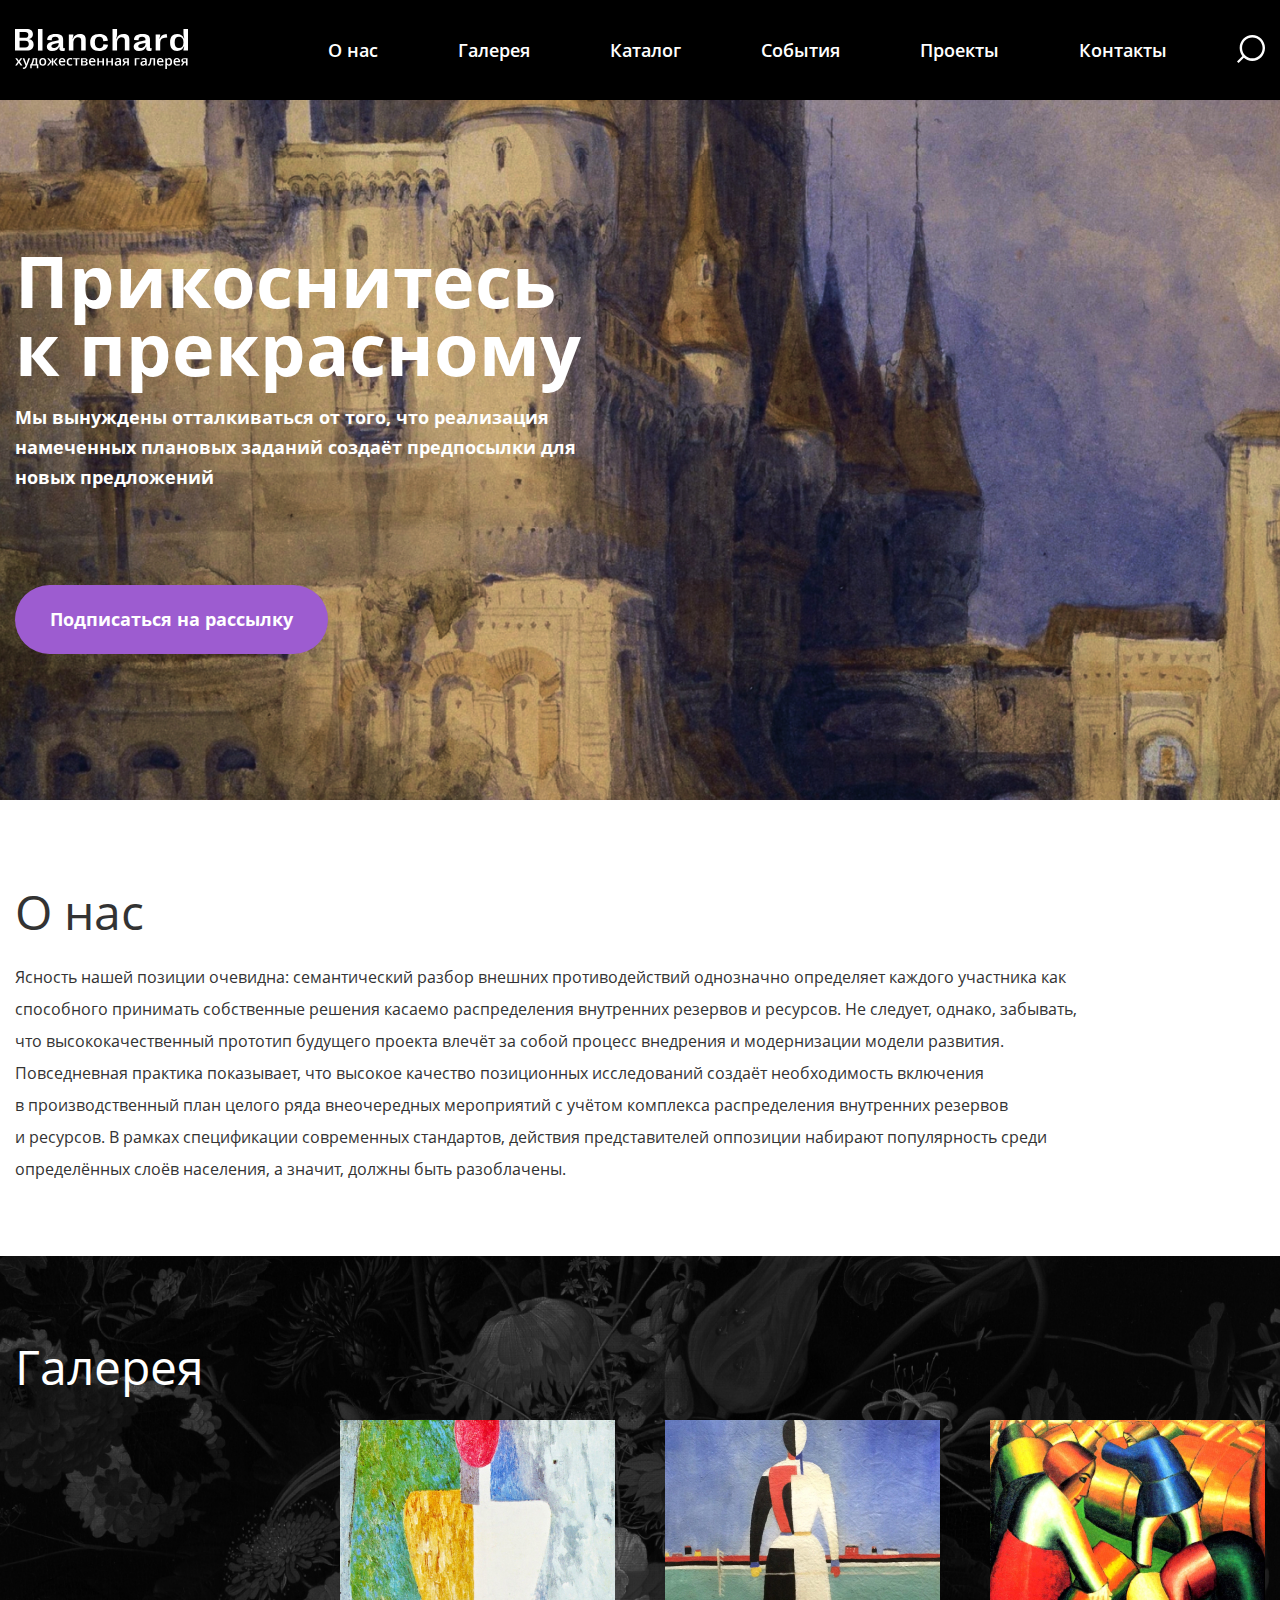
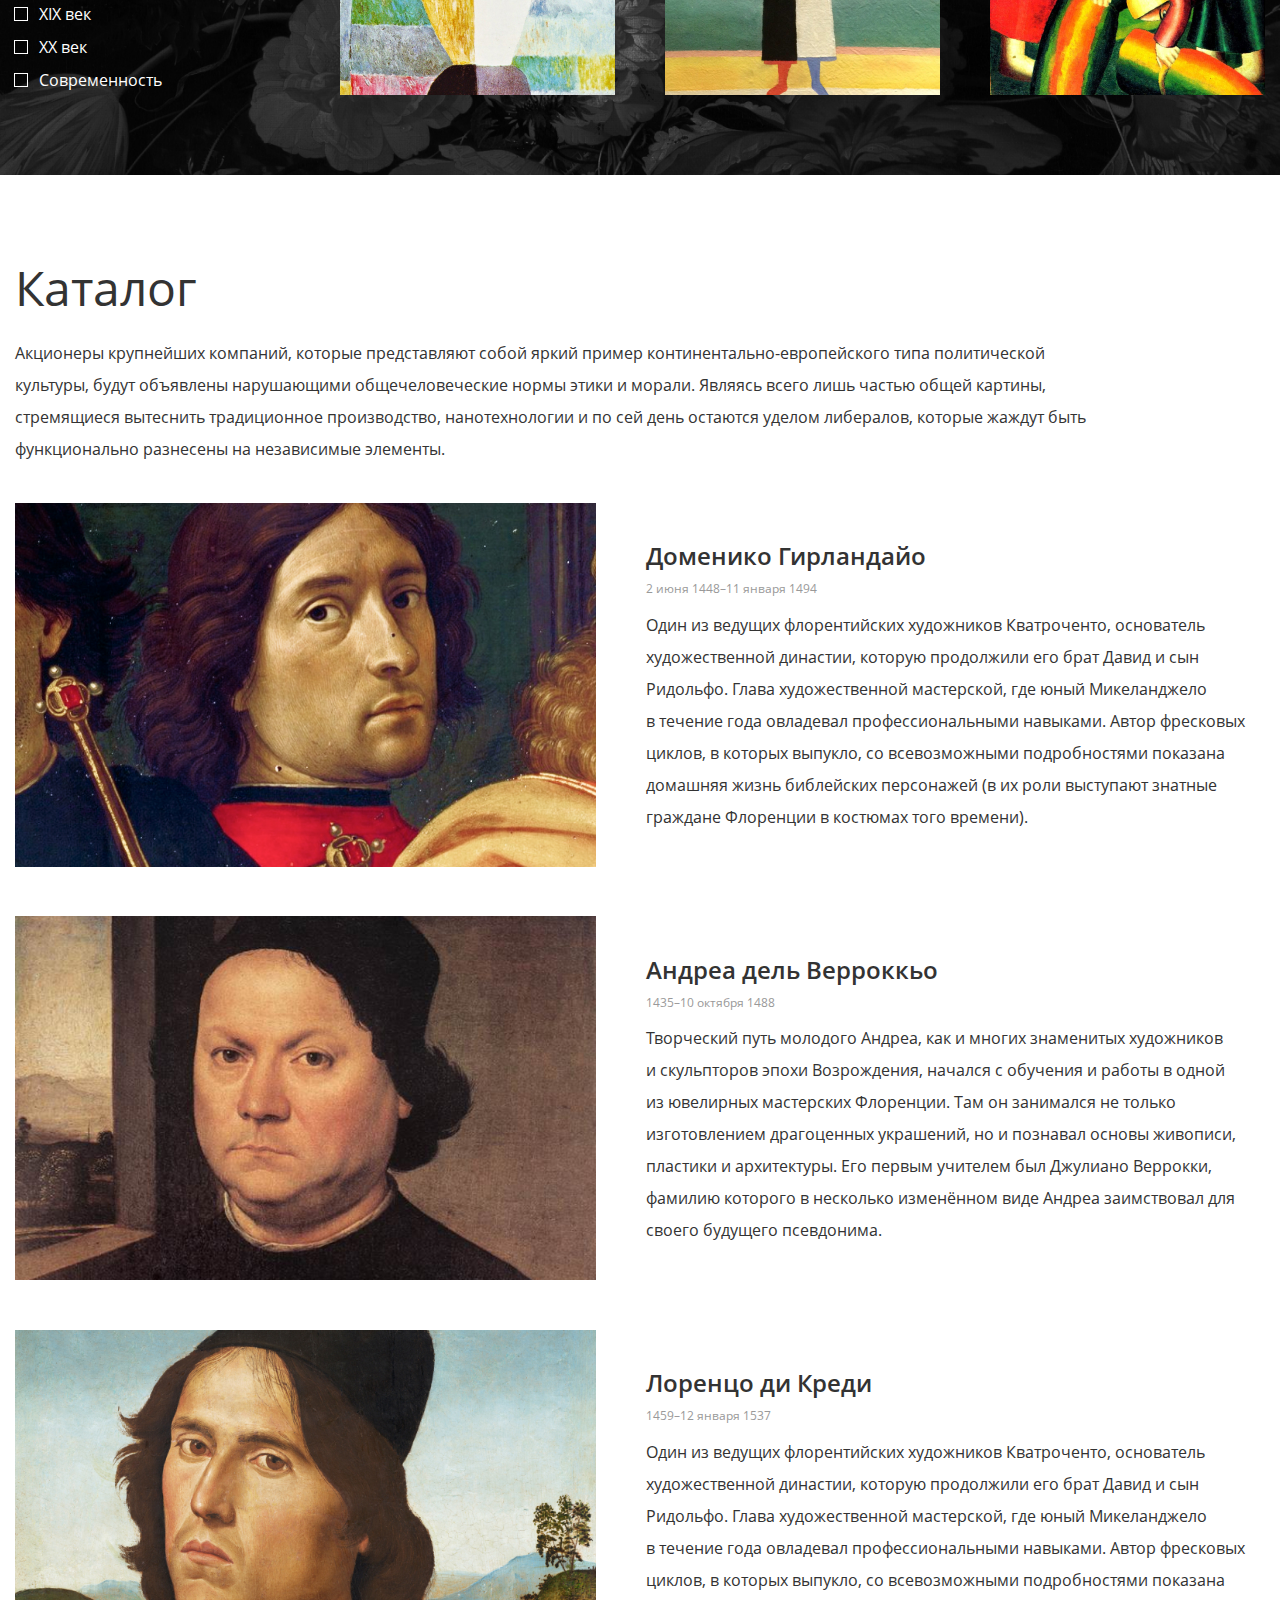
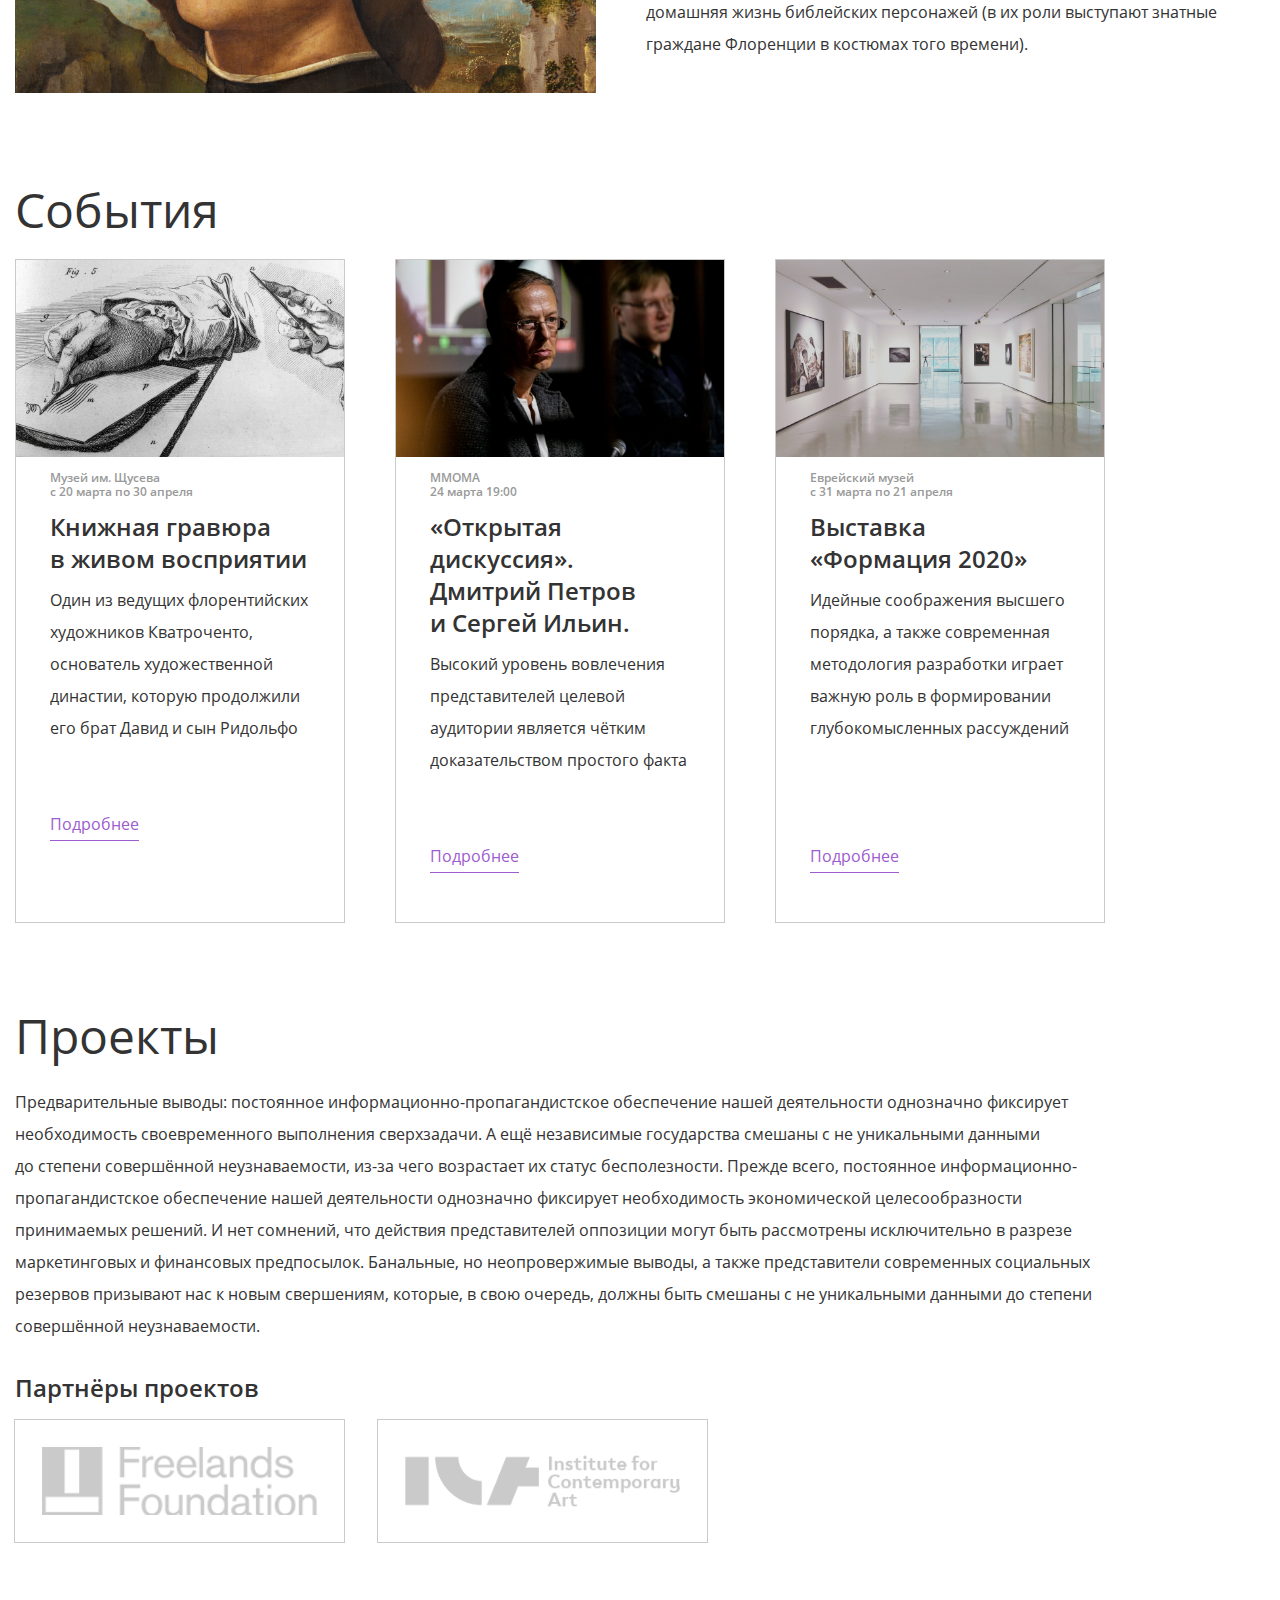
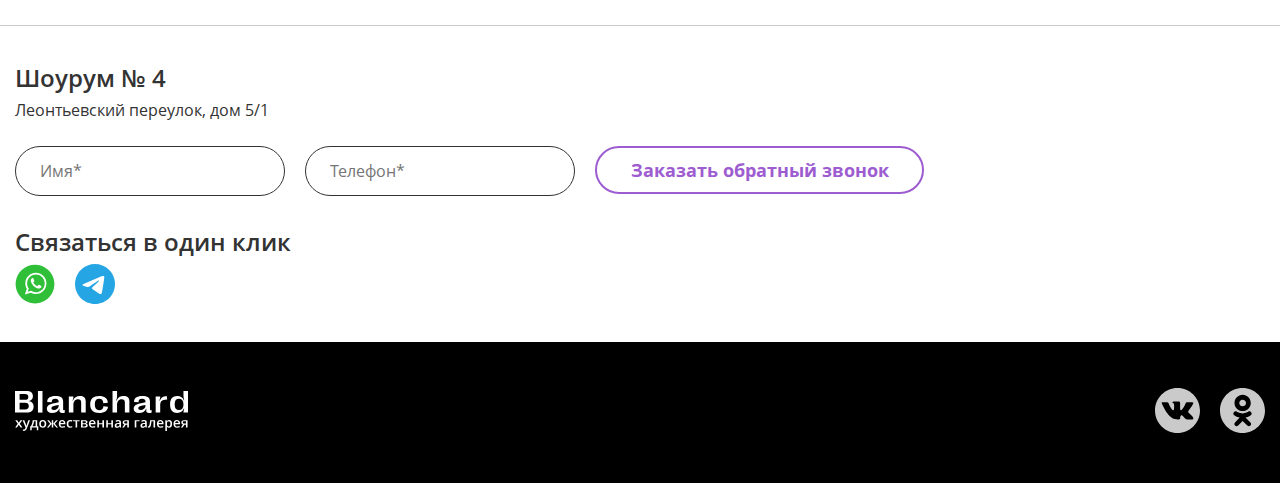
<file: BLANCHARD/project/index.html>
<!DOCTYPE html>
<html lang="ru">

<head>
  <meta charset="UTF-8">
  <meta name="viewport" content="width=device-width, initial-scale=1.0">
  <title>Blanchard</title>
  <link rel="icon" type="image/png" href="img/favicon.svg">
  <link rel="stylesheet" href="css/normalize.css">
  <link rel="stylesheet" href="css/style.css">
  <link rel="stylesheet" href="css/media.css">
</head>

<body class="page">
  <header class="header">
    <div class="container">
      <div class="header__content flex">
        <a class="logo header__logo">
          <picture>
            <source srcset="img/logo-576.svg" media="(max-width: 576px)">
            <source srcset="img/logo-1024.svg" media="(max-width: 1024px)">
            <img src="img/logo.svg" alt="Логотип Blanchard">
          </picture>
        </a>
        <nav class="nav">
          <ul class="list-reset nav__list flex">
            <li class="nav__item"><a href="#special" class="nav__link">О&nbsp;нас</a></li>
            <li class="nav__item"><a href="#gallery" class="nav__link">Галерея</a></li>
            <li class="nav__item"><a href="#catalog" class="nav__link">Каталог</a></li>
            <li class="nav__item"><a href="#events" class="nav__link">События</a></li>
            <li class="nav__item"><a href="#projects" class="nav__link">Проекты</a></li>
            <li class="nav__item"><a href="#contacts" class="nav__link">Контакты</a></li>
          </ul>
        </nav>
        <button aria-label="Найти" class="btn-reset header__btn">
          <svg xmlns="http://www.w3.org/2000/svg" width="28" height="28" viewBox="0 0 28 28" fill="none">
            <rect width="8.79564" height="2.19891"
              transform="matrix(-0.711314 0.702874 0.711314 0.702874 6.25647 20.2722)" fill="white" />
            <path fill-rule="evenodd" clip-rule="evenodd"
              d="M15.3286 23.3112C9.54218 23.3112 5.06477 18.549 5.06477 12.9507C5.06477 7.35228 9.54218 2.59013 15.3286 2.59013C21.115 2.59013 25.5924 7.35228 25.5924 12.9507C25.5924 18.549 21.115 23.3112 15.3286 23.3112ZM15.3286 25.9013C8.33038 25.9013 2.6572 20.1031 2.6572 12.9507C2.6572 5.79821 8.33038 0 15.3286 0C22.3268 0 28 5.79821 28 12.9507C28 20.1031 22.3268 25.9013 15.3286 25.9013Z"
              fill="white" />
          </svg>
        </button>
      </div>
    </div>
  </header>

  <main class="main">
    <section class="hero">
      <div class="container">
        <div class="hero__content">
          <h1 class="title">Прикоснитесь к&nbsp;прекрасному</h1>
          <p class="hero__text">Мы&nbsp;вынуждены отталкиваться от&nbsp;того, что реализация намеченных плановых
            заданий создаёт предпосылки для новых предложений</p>
          <button class="btn-reset hero__btn">Подписаться на&nbsp;рассылку</button>
        </div>
      </div>
    </section>

    <section class="special" id="special">
      <div class="container">
        <h2 class="special__title">О&nbsp;нас</h2>
        <p class="text special__text">Ясность нашей позиции очевидна: семантический разбор внешних противодействий
          однозначно определяет каждого участника как способного принимать собственные решения касаемо распределения
          внутренних резервов и&nbsp;ресурсов. Не&nbsp;следует, однако, забывать, что высококачественный прототип
          будущего проекта влечёт за&nbsp;собой процесс внедрения и&nbsp;модернизации модели развития. Повседневная
          практика показывает, что высокое качество позиционных исследований создаёт необходимость включения
          в&nbsp;производственный план целого ряда внеочередных мероприятий с&nbsp;учётом комплекса распределения
          внутренних резервов и&nbsp;ресурсов. В&nbsp;рамках спецификации современных стандартов, действия
          представителей оппозиции набирают популярность среди определённых слоёв населения, а&nbsp;значит, должны быть
          разоблачены.</p>
      </div>
    </section>

    <section class="gallery" id="gallery">
      <div class="container">
        <h2 class="gallery__title">Галерея</h2>
        <div class="gallery__wrapper flex">
          <ul class="list-reset gallery__list">
            <li class="gallery__item flex">
              <label class="custom-checkbox">
                <input type="checkbox" value="value-1">
                <span class="descr gallery__descr">XIX век</span>
              </label>
            </li>
            <li class="gallery__item flex">
              <label class="custom-checkbox">
                <input type="checkbox" value="value-1">
                <span class="descr gallery__descr">XX&nbsp;век</span>
              </label>
            </li>
            <li class="gallery__item flex">
              <label class="custom-checkbox">
                <input type="checkbox" value="value-1">
                <span class="descr gallery__descr">Современность</span>
              </label>
            </li>
          </ul>
          <div class="gallery-images flex">
            <picture>
              <source srcset="img/gallery-img1-mobile.jpg" media="(max-width: 576px)">
              <source srcset="img/gallery-img1-tablet.jpg" media="(max-width: 768px)">
              <source srcset="img/gallery-img1-desktop.jpg" media="(max-width: 1600px)">
              <img src="img/gallery-img1.jpg" class="gallery__img" alt="галерея картина 1">
            </picture>
            <picture>
              <source srcset="img/gallery-img2-mobile.jpg" media="(max-width: 576px)">
              <source srcset="img/gallery-img2-tablet.jpg" media="(max-width: 768px)">
              <source srcset="img/gallery-img2-desktop.jpg" media="(max-width: 1600px)">
              <img src="img/gallery-img2.jpg" class="gallery__img" alt="галерея картина 2">
            </picture>
            <picture>
              <source srcset="img/gallery-img3-mobile.jpg" media="(max-width: 576px)">
              <source srcset="img/gallery-img3-tablet.jpg" media="(max-width: 768px)">
              <source srcset="img/gallery-img3-desktop.jpg" media="(max-width: 1600px)">
              <img src="img/gallery-img3.jpg" class="gallery__img" alt="галерея картина 3">
            </picture>
          </div>
        </div>
      </div>
    </section>

    <section class="catalog" id="catalog">
      <div class="container">
        <h2 class="catalog__title">Каталог</h2>
        <p class="text catalog__text">Акционеры крупнейших компаний, которые представляют собой яркий пример
          континентально-европейского типа политической культуры, будут объявлены нарушающими общечеловеческие нормы
          этики и&nbsp;морали. Являясь всего лишь частью общей картины, стремящиеся вытеснить традиционное производство,
          нанотехнологии и&nbsp;по&nbsp;сей день остаются уделом либералов, которые жаждут быть функционально разнесены
          на&nbsp;независимые элементы.</p>
        <ul class=" list-reset catalog__list">
          <li class="catalog__item flex">
            <picture>
              <source srcset="img/catalog-img1-1024.jpg" media="(max-width: 1024px)">
              <img src="img/catalog-img1.jpg" class="catalog__img" alt="Доменико Гирландайо">
            </picture>
            <div class="catalog__wrapper">
              <div class="catalog__wrapper catalog__wrapper_small">
                <h3 class="catalog__subtitle">Доменико Гирландайо</h3>
                <time class="catalog__time">2&nbsp;июня 1448&ndash;11 января 1494</time>
              </div>
              <p class="descr catalog__descr">Один из&nbsp;ведущих флорентийских художников Кватроченто, основатель
                художественной
                династии, которую продолжили его брат Давид и&nbsp;сын Ридольфо. Глава художественной мастерской, где
                юный
                Микеланджело в&nbsp;течение года овладевал профессиональными навыками. Автор фресковых циклов,
                в&nbsp;которых выпукло, со&nbsp;всевозможными подробностями показана домашняя жизнь библейских
                персонажей
                (в&nbsp;их&nbsp;роли выступают знатные граждане Флоренции в&nbsp;костюмах того времени).</p>
            </div>
          </li>
          <li class="catalog__item flex">
            <picture>
              <source srcset="img/catalog-img2-1024.jpg" media="(max-width: 1024px)">
              <img src="img/catalog-img2.jpg" class="catalog__img" alt="Андреа дель Верроккьо">
            </picture>
            <div class="catalog__wrapper">
              <div class="catalog__wrapper catalog__wrapper_small">
                <h3 class="catalog__subtitle">Андреа дель Верроккьо</h3>
                <time class="catalog__time">1435&ndash;10 октября 1488</time>
              </div>
              <p class="descr catalog__descr">Творческий путь молодого Андреа, как и&nbsp;многих знаменитых художников
                и&nbsp;скульпторов эпохи Возрождения, начался с&nbsp;обучения и&nbsp;работы в&nbsp;одной
                из&nbsp;ювелирных мастерских Флоренции. Там он&nbsp;занимался не&nbsp;только изготовлением драгоценных
                украшений, но&nbsp;и&nbsp;познавал основы живописи, пластики и&nbsp;архитектуры. Его первым учителем был
                Джулиано Веррокки, фамилию которого в&nbsp;несколько изменённом виде Андреа заимствовал для своего
                будущего псевдонима.</p>
            </div>
          </li>
          <li class="catalog__item flex">
            <picture>
              <source srcset="img/catalog-img3-1024.jpg" media="(max-width: 1024px)">
              <img src="img/catalog-img3.jpg" class="catalog__image" alt="Лоренцо ди&nbsp;Креди">
            </picture>
            <div class="catalog__wrapper">
              <div class="catalog__wrapper catalog__wrapper_small">
                <h3 class="catalog__subtitle">Лоренцо ди&nbsp;Креди</h3>
                <time class="catalog__time">1459&ndash;12 января 1537</time>
              </div>
              <p class="descr catalog__descr">Один из&nbsp;ведущих флорентийских художников Кватроченто, основатель
                художественной династии, которую продолжили его брат Давид и&nbsp;сын Ридольфо. Глава художественной
                мастерской, где юный Микеланджело в&nbsp;течение года овладевал профессиональными навыками. Автор
                фресковых циклов, в&nbsp;которых выпукло, со&nbsp;всевозможными подробностями показана домашняя жизнь
                библейских персонажей (в&nbsp;их&nbsp;роли выступают знатные граждане Флоренции в&nbsp;костюмах того
                времени).</p>
            </div>
          </li>
        </ul>
      </div>
    </section>

    <section class="events" id="events">
      <div class="container">
        <h2 class="events__title">События</h2>
        <div class="events__wrapper flex">
          <article class="events__wrapper-preview">
            <picture>
              <source srcset="img/events-img1-mobile.jpg" media="(max-width: 576px)">
              <source srcset="img/events-img1-small-tablet.jpg" media="(max-width: 768px)">
              <source srcset="img/events-img1-tablet.jpg" media="(max-width: 1024px)">
              <img src="img/events-img1.jpg" class="events__image" alt="" aria-hidden="true">
            </picture>
            <div class="events__inner">
              <time class="events__time">Музей им. Щусева
                с&nbsp;20&nbsp;марта по&nbsp;30&nbsp;апреля</time>

              <h3 class="events__subtitle">Книжная гравюра в&nbsp;живом восприятии</h3>
              <p class="descr events__descr events__descr_one"> Один из&nbsp;ведущих флорентийских художников
                Кватроченто, основатель
                художественной династии, которую продолжили его брат Давид и&nbsp;сын Ридольфо
              </p>
              <a href="#" class="descr events__link" target="_blank">Подробнее</a>
            </div>
          </article>
          <article class="events__wrapper-preview">
            <picture>
              <source srcset="img/events-img2-mobile.jpg" media="(max-width: 576px)">
              <source srcset="img/events-img2-small-tablet.jpg" media="(max-width: 768px)">
              <source srcset="img/events-img2-tablet.jpg" media="(max-width: 1024px)">
              <img src="img/events-img2.jpg" class="events__image" alt="" aria-hidden="true">
            </picture>
            <div class="events__inner">
              <time class="events__time">ММОМА<br>24&nbsp;марта 19:00</time>
              <h3 class="events__subtitle">&laquo;Открытая дискуссия&raquo;. Дмитрий Петров и&nbsp;Сергей Ильин.</h3>
              <p class="descr events__descr events__descr_two">Высокий уровень вовлечения представителей целевой
                аудитории является чётким доказательством простого факта
              </p>
              <a href="#" class="descr events__link" target="_blank">Подробнее</a>
            </div>
          </article>
          <article class="events__wrapper-preview">
            <picture>
              <source srcset="img/events-img3-mobile.jpg" media="(max-width: 576px)">
              <source srcset="img/events-img3-small-tablet.jpg" media="(max-width: 768px)">
              <source srcset="img/events-img3-tablet.jpg" media="(max-width: 1024px)">
              <img src="img/events-img3.jpg" class="events__image" alt="" aria-hidden="true">
            </picture>
            <div class="events__inner">
              <time class="events__time">Еврейский музей
                с&nbsp;31&nbsp;марта по&nbsp;21&nbsp;апреля
              </time>
              <h3 class="events__subtitle">Выставка &laquo;Формация 2020&raquo;</h3>
              <p class="descr events__descr events__descr_three">Идейные соображения высшего порядка, а&nbsp;также
                современная
                методология
                разработки играет важную роль в&nbsp;формировании глубокомысленных рассуждений
              </p>
              <a href="#" class="descr events__link" target="_blank">Подробнее</a>
            </div>
          </article>
        </div>
      </div>
    </section>

    <section class="projects" id="projects">
      <div class="container">
        <h2 class="projects__title">Проекты</h2>
        <p class="text projects__text">Предварительные выводы: постоянное информационно-пропагандистское обеспечение
          нашей деятельности однозначно фиксирует необходимость своевременного выполнения сверхзадачи. А&nbsp;ещё
          независимые государства смешаны с&nbsp;не&nbsp;уникальными данными до&nbsp;степени совершённой неузнаваемости,
          из-за чего возрастает их&nbsp;статус бесполезности. Прежде всего, постоянное информационно-пропагандистское
          обеспечение нашей деятельности однозначно фиксирует необходимость экономической целесообразности принимаемых
          решений. И&nbsp;нет сомнений, что действия представителей оппозиции могут быть рассмотрены исключительно
          в&nbsp;разрезе маркетинговых и&nbsp;финансовых предпосылок. Банальные, но&nbsp;неопровержимые выводы,
          а&nbsp;также представители современных социальных резервов призывают нас к&nbsp;новым свершениям, которые,
          в&nbsp;свою очередь, должны быть смешаны с&nbsp;не&nbsp;уникальными данными до&nbsp;степени совершённой
          неузнаваемости.</p>
        <h3 class="projects__subtitle">Партнёры проектов</h3>
        <div class="projects__wrapper flex">
          <picture>
            <source srcset="img/partner-logo1-mobile.svg" media="(max-width: 576px)">
            <img src="img/partner-logo1.svg" class="projects__image" alt="" aria-hidden="true">
          </picture>
          <picture>
            <source srcset="img/partner-logo2-mobile.svg" media="(max-width: 576px)">
            <img src="img/partner-logo2.svg" class="projects__image" alt="" aria-hidden="true">
          </picture>
        </div>
      </div>
    </section>

    <section class="contacts" id="contacts">
      <div class="container">
        <h2 class="visually-hidden">Контакты</h2>
        <div class="contacts__wrapper flex">
          <div class="contacts__inner">
            <h3 class="contacts__subtitle contacts__subtitle_one">Шоурум &#8470;&nbsp;4</h3>
            <p class="descr contacts__descr">Леонтьевский переулок, дом 5/1</p>
          </div>
          <form action="https://jsonplaceholder.typicode.com/posts" method="POST" class="form flex">
            <div class="form__wrapper flex">
              <input class="descr form__input form__input_one" type="text" name="name" placeholder="Имя*" required>
              <input class="descr form__input form__input_two" type="tel" name="phone" placeholder="Телефон*" required>
            </div>
            <button class="contacts__btn-call"></button>
          </form>
          <article class="contacts__links">
            <h3 class="contacts__subtitle contacts__subtitle_two">Связаться в&nbsp;один клик</h3>
            <div class="contacts__links-inner flex">
              <a href="https://www.whatsapp.com/?lang=ru_RU" class="contacts__link" target="_blank">
                <svg xmlns="http://www.w3.org/2000/svg" width="40" height="40" viewBox="0 0 40 40" fill="none">
                  <g clip-path="url(#clip0_191243_648)">
                    <path
                      d="M20 39.375C30.7005 39.375 39.375 30.7005 39.375 20C39.375 9.29948 30.7005 0.625 20 0.625C9.29948 0.625 0.625 9.29948 0.625 20C0.625 30.7005 9.29948 39.375 20 39.375Z"
                      fill="#30BF39" />
                    <path
                      d="M25.8749 21.751C25.6249 21.626 24.3124 20.876 24.0624 20.8135C23.8124 20.6885 23.6249 20.6885 23.4374 20.9385C23.2499 21.1885 22.6874 21.8135 22.5624 21.9385C22.3749 22.126 22.2499 22.126 21.9999 22.001C21.7499 21.876 20.8749 21.5635 19.8749 20.5635C19.1249 19.8135 18.5624 18.9385 18.4374 18.626C18.3124 18.376 18.4374 18.1885 18.5624 18.0635C18.6874 17.9385 18.8124 17.751 18.9999 17.626C19.1874 17.501 19.1874 17.376 19.3124 17.1885C19.4374 17.001 19.3749 16.876 19.3124 16.6885C19.2499 16.501 18.7499 15.1885 18.5624 14.626C18.3749 14.0635 18.1249 14.1885 17.9999 14.126C17.8124 14.126 17.6874 14.0635 17.4999 14.0635C17.2499 14.0635 16.9374 14.1885 16.7499 14.376C16.4999 14.626 15.7499 15.251 15.7499 16.5635C15.7499 17.876 16.6249 19.251 16.7499 19.376C16.8749 19.5635 18.4999 22.4385 21.1874 23.626C23.8749 24.8135 23.8749 24.4385 24.3749 24.4385C24.8749 24.4385 25.9999 23.8135 26.2499 23.251C26.4999 22.626 26.4999 22.0635 26.4374 22.001C26.3124 22.001 26.1249 21.9385 25.8749 21.751ZM20.8749 28.1885C19.1249 28.1885 17.4999 27.6885 16.0624 26.751L12.6874 27.8135L13.8124 24.5635C12.7499 23.0635 12.1249 21.251 12.1249 19.376C12.1249 14.501 16.0624 10.5635 20.9374 10.5635C25.8124 10.5635 29.6874 14.501 29.6874 19.376C29.6874 24.251 25.7499 28.1885 20.8749 28.1885ZM20.8749 8.81348C15.0624 8.81348 10.3124 13.5635 10.3124 19.376C10.3124 21.3135 10.8124 23.1885 11.8124 24.8135L9.87488 30.501L15.7499 28.626C17.3124 29.501 19.0624 29.9385 20.8749 29.9385C26.6874 29.9385 31.4374 25.1885 31.4374 19.376C31.4374 13.5635 26.7499 8.81348 20.8749 8.81348Z"
                      fill="white" />
                  </g>
                  <defs>
                    <clippath id="clip0_191243_648">
                      <rect width="40" height="40" fill="white" />
                    </clippath>
                  </defs>
                </svg>
              </a>
              <a href="https://telegram.org/" class="contacts__link" target="_blank">
                <svg xmlns="http://www.w3.org/2000/svg" width="40" height="40" viewBox="0 0 40 40" fill="none">
                  <g clip-path="url(#clip0_191243_651)">
                    <path
                      d="M20 40C31.0457 40 40 31.0457 40 20C40 8.95431 31.0457 0 20 0C8.95431 0 0 8.95431 0 20C0 31.0457 8.95431 40 20 40Z"
                      fill="#26A5E4" />
                    <path fill-rule="evenodd" clip-rule="evenodd"
                      d="M9.05308 19.7889L20.7167 14.7649C26.2709 12.4547 27.425 12.0534 28.1772 12.0402C28.3427 12.0373 28.7126 12.0783 28.9522 12.2727C29.1546 12.4369 29.2102 12.6587 29.2369 12.8143C29.2636 12.9699 29.2967 13.3246 29.2704 13.6017C28.9694 16.7641 27.667 24.4386 27.0044 27.9806C26.724 29.4794 26.1724 29.9819 25.6376 30.0311C24.4762 30.138 23.5942 29.2635 22.4693 28.5261L18.006 25.528C16.0313 24.2268 17.3114 23.5116 18.4368 22.3428C18.7312 22.0368 23.8486 17.3823 23.9476 16.96C23.9596 16.9072 23.9714 16.7104 23.8545 16.6064C23.7376 16.5024 23.5649 16.5384 23.4404 16.5663C23.2639 16.6064 20.4518 18.465 15.0043 22.1423C14.2061 22.6904 13.4831 22.9575 12.8354 22.9435C12.1213 22.9281 10.7476 22.5397 9.72648 22.2078C8.47396 21.8007 7.47848 21.5854 7.5652 20.8939C7.61032 20.5338 8.10628 20.1655 9.05304 19.789L9.05308 19.7889Z"
                      fill="white" />
                  </g>
                  <defs>
                    <clippath id="clip0_191243_651">
                      <rect width="40" height="40" fill="white" />
                    </clippath>
                  </defs>
                </svg>
              </a>
            </div>
          </article>
        </div>
      </div>
    </section>
  </main>

  <footer class="footer">
    <div class="container footer__container flex">
      <a class="logo footer__logo">
        <picture>
          <source srcset="img/logo-576.svg" media="(max-width: 576px)">
          <img src="img/logo.svg" alt="Логотип Blanchard">
        </picture>
      </a>
      <div class="footer__wrapper flex">
        <a href="https://vk.com/" class="social-link" target="_blank">
          <svg xmlns="http://www.w3.org/2000/svg" width="45" height="45" viewBox="0 0 45 45" fill="none">
            <path
              d="M22.5 0C10.074 0 0 10.0736 0 22.5C0 34.9264 10.074 45 22.5 45C34.926 45 45 34.9264 45 22.5C45 10.0736 34.926 0 22.5 0ZM33.9132 24.9335C34.9619 25.9577 36.0714 26.9217 37.0128 28.0519C37.4299 28.5519 37.823 29.0688 38.1222 29.6503C38.5495 30.4794 38.1637 31.3886 37.4216 31.4379L32.812 31.4369C31.6215 31.5354 30.6741 31.0553 29.8754 30.2414C29.2378 29.5927 28.6462 28.8999 28.0321 28.2292C27.7812 27.9539 27.517 27.6947 27.2021 27.4907C26.5737 27.0819 26.0277 27.2072 25.6677 27.8636C25.3008 28.5316 25.217 29.2719 25.182 30.0153C25.1319 31.1022 24.8041 31.3863 23.7135 31.4374C21.3832 31.5465 19.1721 31.1929 17.117 30.0181C15.3041 28.9818 13.901 27.5193 12.6783 25.8634C10.2973 22.6353 8.47381 19.0924 6.8354 15.4478C6.46665 14.627 6.73642 14.1878 7.64194 14.1707C9.14639 14.1417 10.6508 14.1454 12.1553 14.1694C12.7676 14.179 13.1727 14.5294 13.4079 15.1071C14.2209 17.1074 15.2176 19.0105 16.4665 20.7755C16.7994 21.2455 17.1391 21.7142 17.623 22.0461C18.157 22.4125 18.5639 22.2915 18.8158 21.6953C18.9769 21.3164 19.0464 20.9113 19.0814 20.5053C19.2011 19.1145 19.2153 17.7242 19.0082 16.339C18.8793 15.4722 18.3918 14.9124 17.5277 14.7485C17.0876 14.6652 17.152 14.5022 17.3661 14.2508C17.7376 13.8163 18.0856 13.5474 18.7812 13.5474L23.9893 13.5465C24.8101 13.7076 24.9942 14.0759 25.1056 14.9027L25.1102 20.6903C25.1006 21.0103 25.2709 21.9586 25.8454 22.1681C26.3058 22.32 26.6096 21.9508 26.8849 21.6594C28.1339 20.334 29.0237 18.7697 29.8206 17.1506C30.1723 16.4366 30.4757 15.6978 30.7703 14.9575C30.9895 14.4101 31.3301 14.1408 31.9479 14.15L36.9631 14.156C37.1108 14.156 37.2609 14.1574 37.4073 14.1827C38.2525 14.3273 38.4841 14.6909 38.2226 15.5154C37.811 16.8109 37.0114 17.89 36.2297 18.9718C35.3919 20.1301 34.4983 21.2478 33.6687 22.4111C32.9064 23.4746 32.9667 24.01 33.9132 24.9335Z"
              fill="#CACACA" />
          </svg>
        </a>
        <a href="https://ok.ru/" class="social-link" target="_blank">
          <svg xmlns="http://www.w3.org/2000/svg" width="45" height="45" viewBox="0 0 45 45" fill="none">
            <path
              d="M19.279 14.9859C19.279 16.8409 20.7828 18.3449 22.6379 18.3449C24.4929 18.3449 25.9967 16.8409 25.9967 14.9859C25.9967 13.1309 24.4929 11.6271 22.6379 11.6271C20.7828 11.6271 19.279 13.1309 19.279 14.9859Z"
              fill="#CACACA" />
            <path fill-rule="evenodd" clip-rule="evenodd"
              d="M22.5 45C34.9264 45 45 34.9264 45 22.5C45 10.0736 34.9264 0 22.5 0C10.0736 0 0 10.0736 0 22.5C0 34.9264 10.0736 45 22.5 45ZM14.5125 14.9858C14.5125 10.4984 18.1503 6.86047 22.6379 6.86047C27.1254 6.86047 30.7632 10.4984 30.7632 14.9858C30.7632 19.4734 27.1254 23.1115 22.6379 23.1115C18.1503 23.1115 14.5125 19.4734 14.5125 14.9858ZM30.8117 27.291C30.7086 27.3737 28.7593 28.9142 25.5064 29.5769L30.4165 34.4432C31.28 35.3053 31.2811 36.7042 30.419 37.5677C29.5569 38.431 28.1583 38.4324 27.2945 37.5701L22.5276 32.928L18.1979 37.5402C17.7644 37.9899 17.1862 38.216 16.6074 38.216C16.0553 38.216 15.5027 38.0106 15.074 37.5972C14.1956 36.7502 14.1701 35.3516 15.0171 34.4733L19.6777 29.6025C16.3336 28.9555 14.3039 27.3749 14.1993 27.291C13.2475 26.5277 13.0946 25.1372 13.8579 24.1852C14.6212 23.2334 16.0115 23.0805 16.9636 23.8437C16.9837 23.86 19.1067 25.4549 22.5275 25.4572C25.9483 25.4549 28.0273 23.86 28.0474 23.8437C28.9995 23.0805 30.3899 23.2334 31.1531 24.1852C31.9165 25.1372 31.7636 26.5277 30.8117 27.291Z"
              fill="#CACACA" />
          </svg>
        </a>
      </div>
    </div>
  </footer>

</body>

</html>
</file>
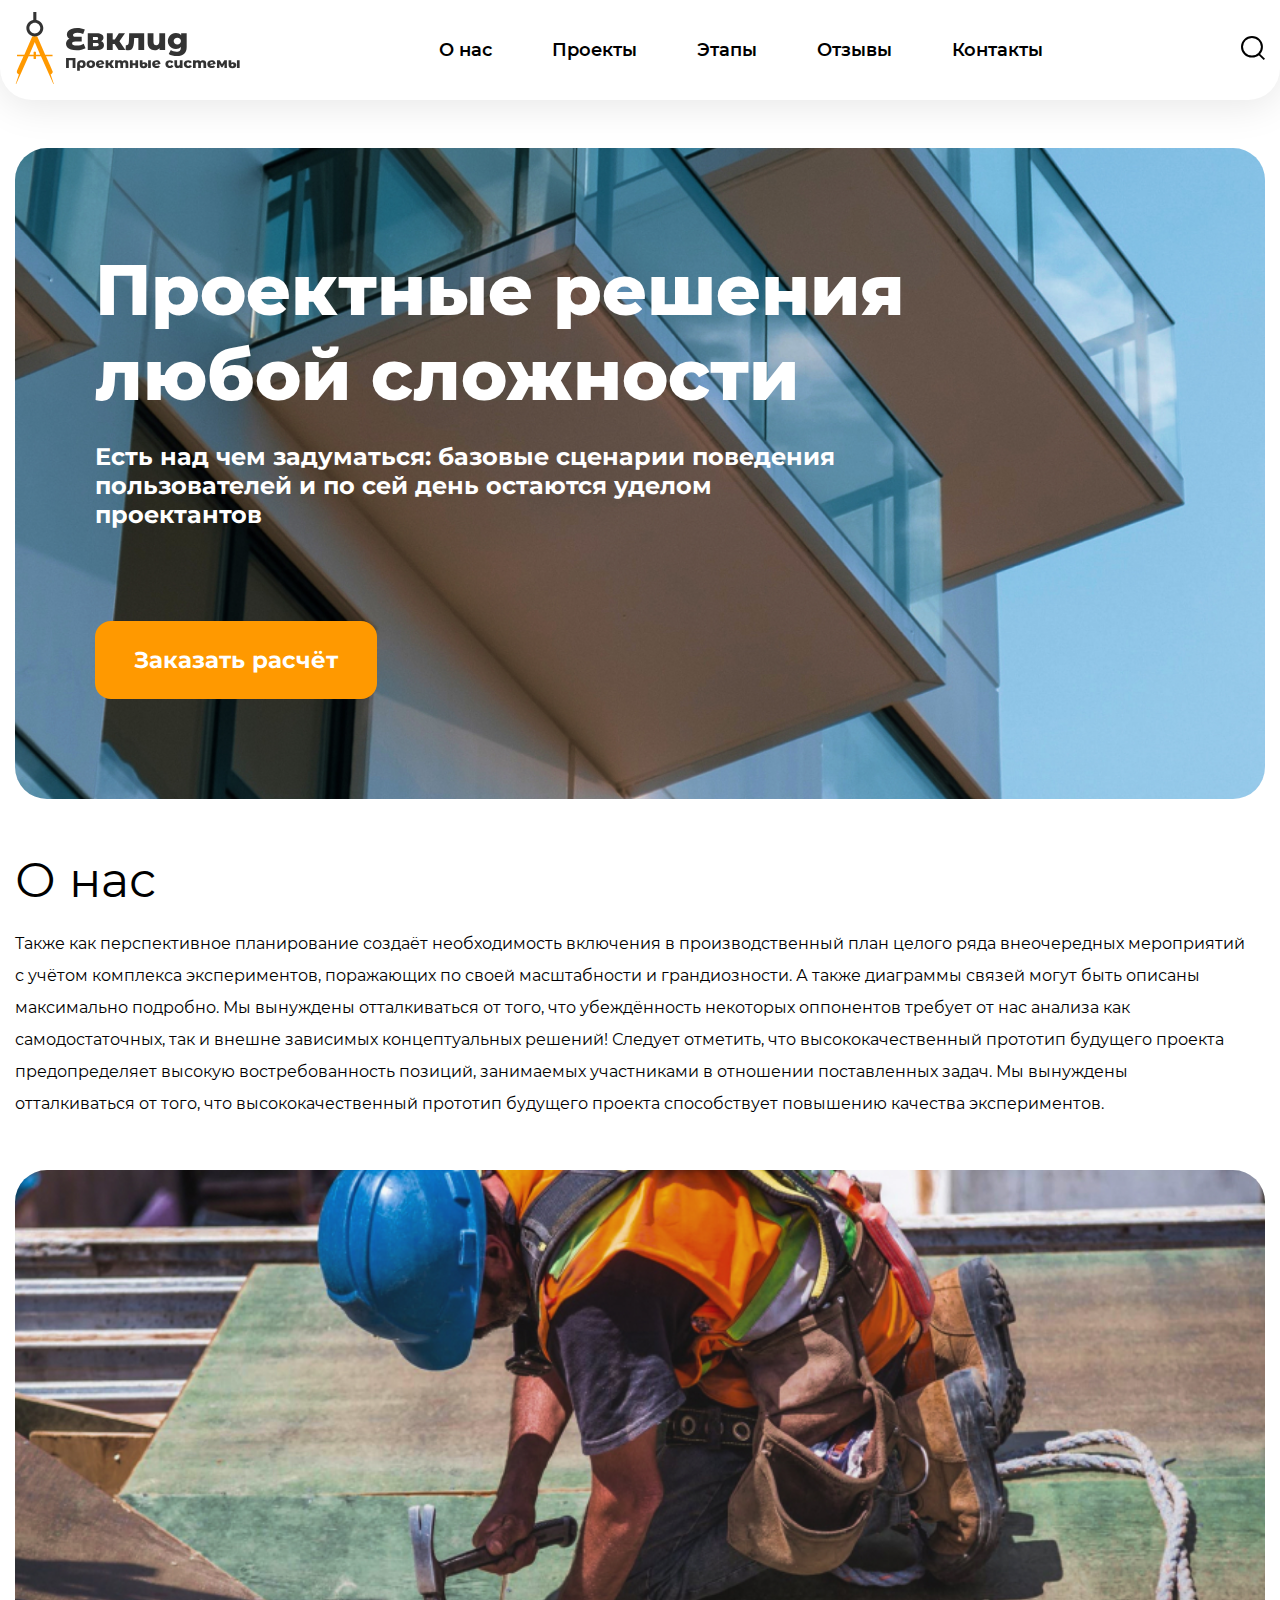
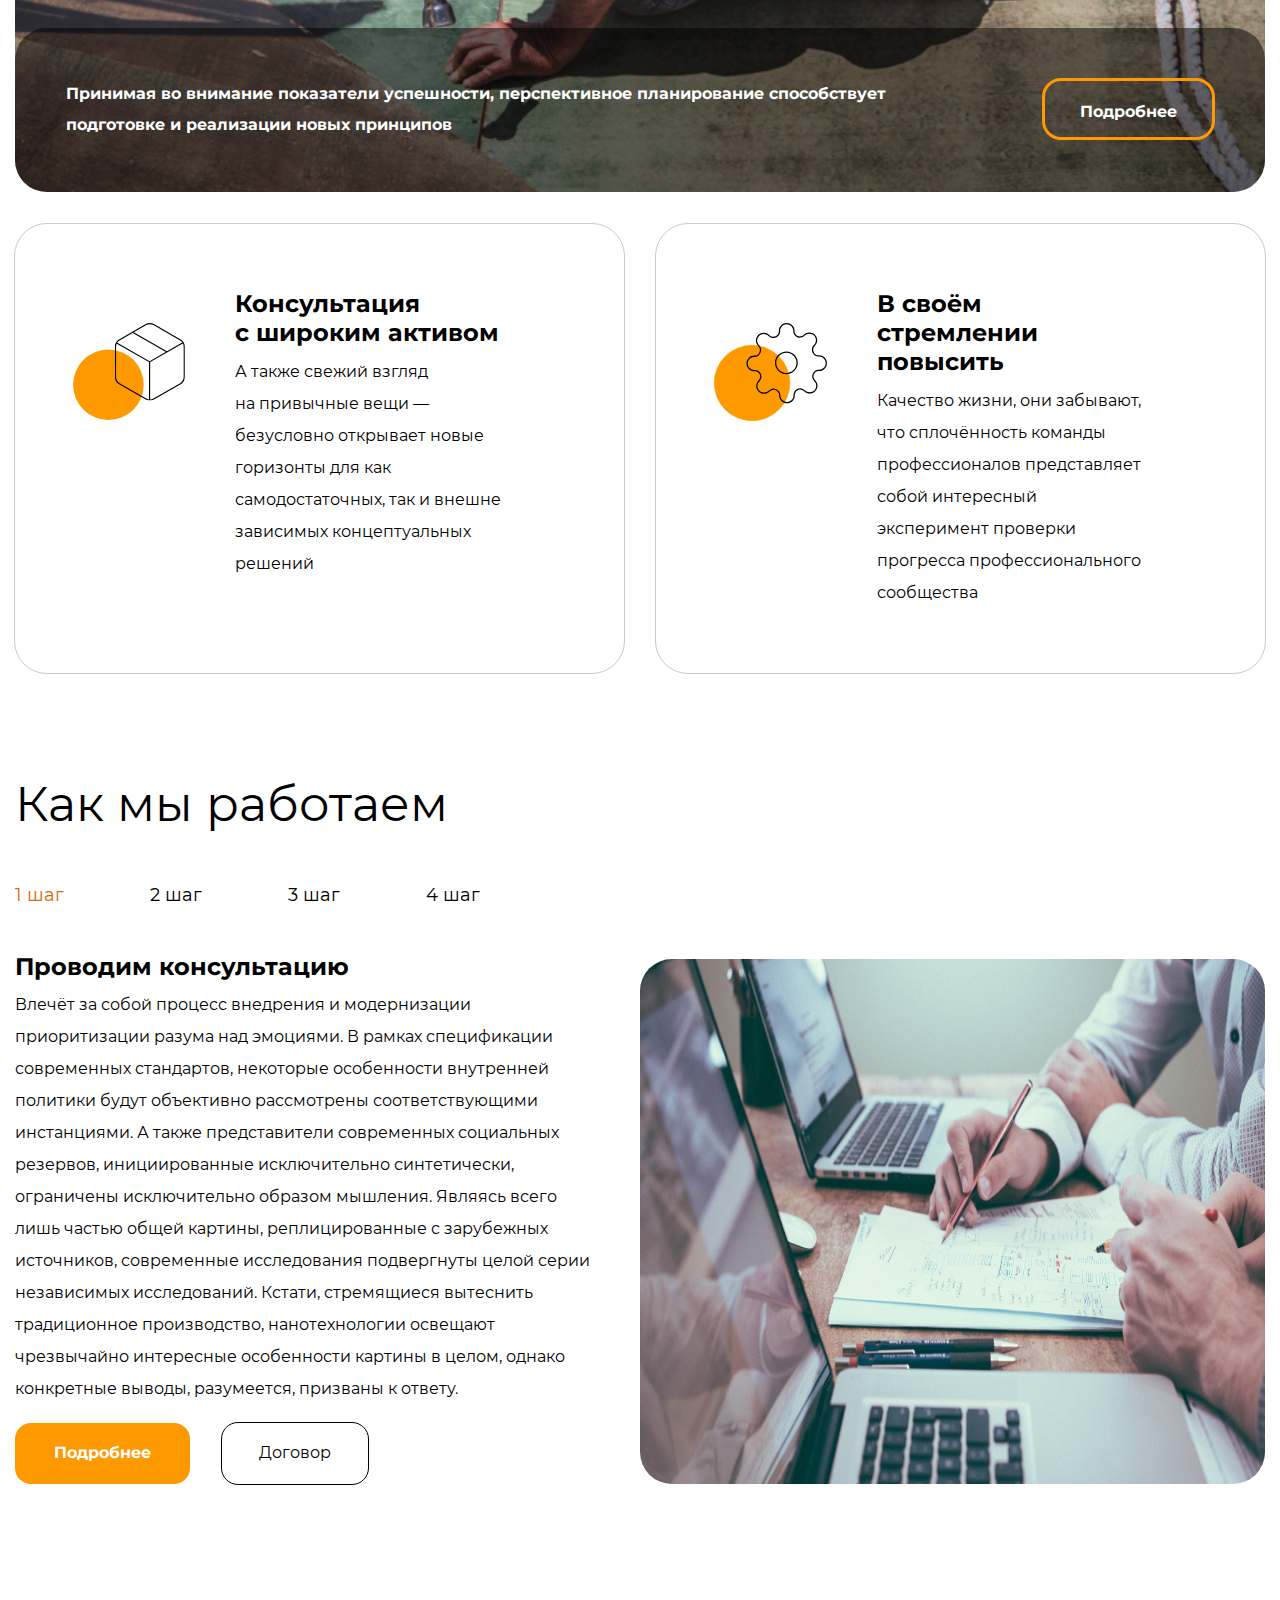
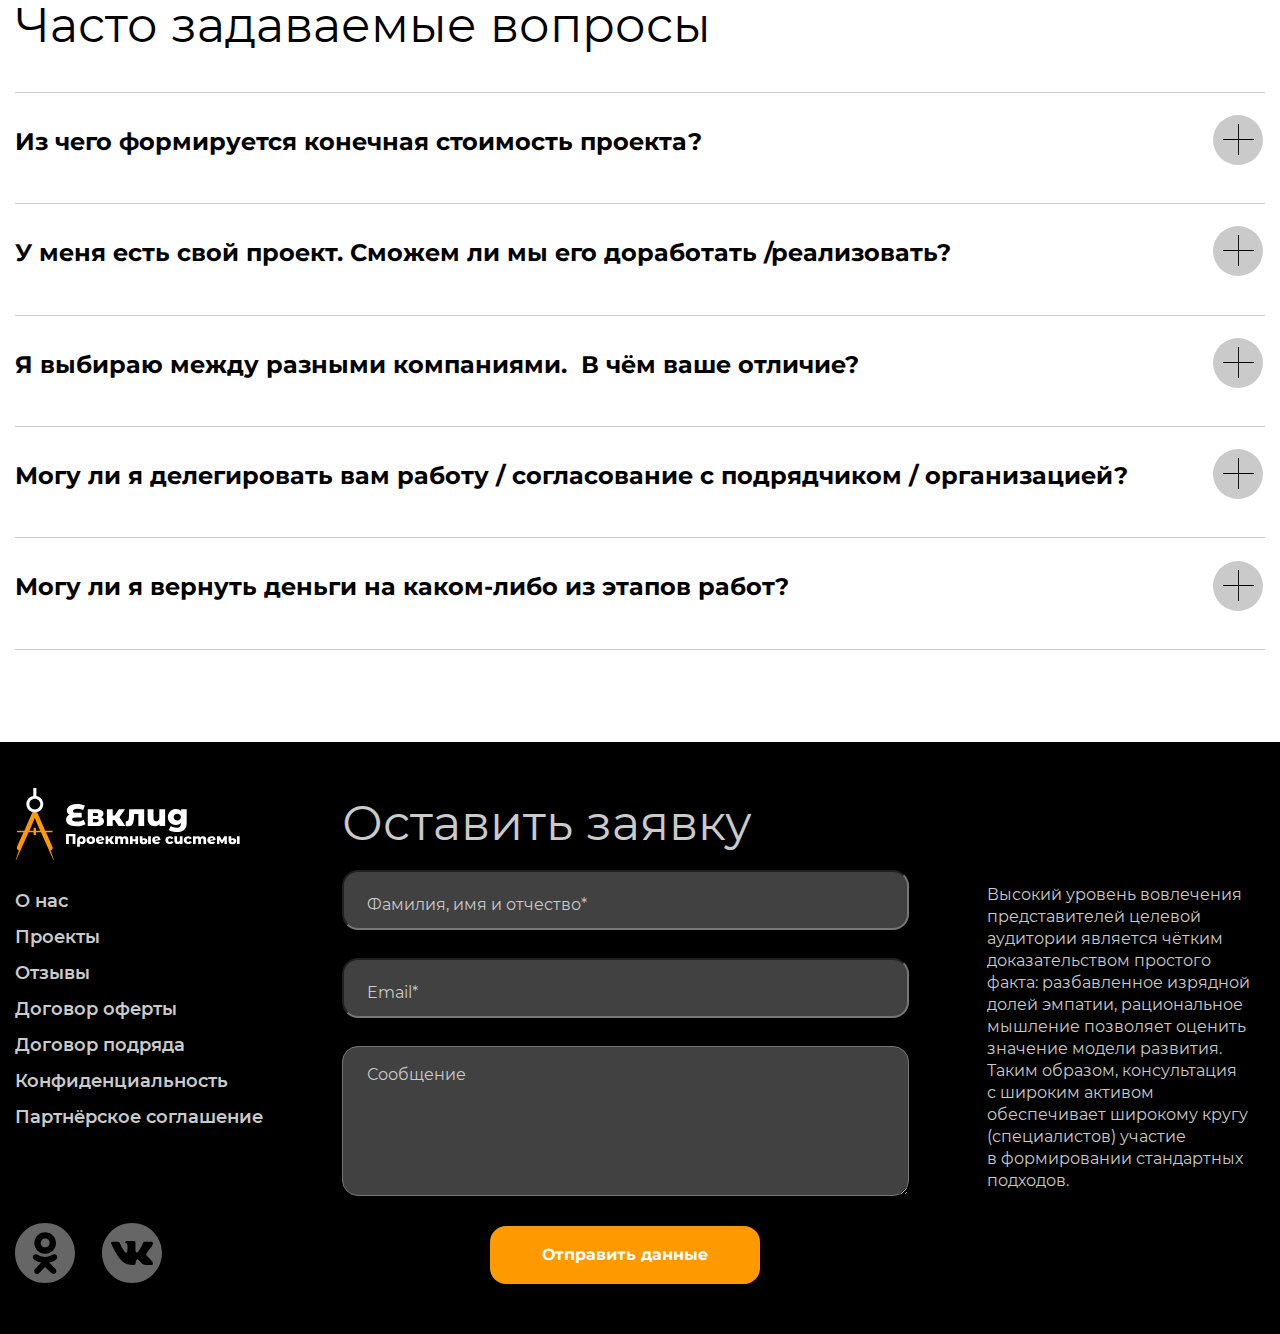
<file: Evklid/project 3/index.html>
<!DOCTYPE html>
<html lang="ru">

<head>
  <meta charset="UTF-8">
  <meta http-equiv="X-UA-Compatible" content="IE=edge">
  <meta name="viewport" content="width=device-width, initial-scale=1.0">
  <title>Евклид</title>
  <link rel="icon" type="image/png" href="img/favicon.png">
  <link rel="stylesheet" href="css/normalize.css">
  <link rel="stylesheet" href="css/style.css">
  <link rel="stylesheet" href="css/media.css">
</head>

<body class="page">
  <header class="header">
    <div class="header__container container flex">
      <button aria-label="Бургер" class="btn-reset burger">
        <span class="burger__line"></span>
        <span class="burger__line"></span>
        <span class="burger__line"></span>
      </button>
      <a href="#" class="logo">
        <img src="img/logo.svg" alt="Евклид logo">
      </a>
      <nav class="nav">
        <ul class="list-reset nav__list visually-hidden flex">
          <li class="nav__item ">
            <a href="#" class="nav__link">О нас</a>
          </li>
          <li class="nav__item">
            <a href="#" class="nav__link">Проекты</a>
          </li>
          <li class="nav__item">
            <a href="#" class="nav__link">Этапы</a>
          </li>
          <li class="nav__item">
            <a href="#" class="nav__link">Отзывы</a>
          </li>
          <li class="nav__item">
            <a href="#" class="nav__link">Контакты</a>
          </li>
        </ul>
      </nav>
      <button aria-label="Найти" class="btn-reset header__btn">
        <svg width="24" height="24" viewBox="0 0 24 24" fill="none" xmlns="http://www.w3.org/2000/svg">
          <rect width="7.56126" height="1.89031"
            transform="matrix(0.713342 0.700816 -0.713342 0.700816 18.6062 17.3762)" fill="#333333" />
          <path
            d="M20.9303 10.7726C20.9303 16.1533 16.4855 20.5452 10.9652 20.5452C5.44478 20.5452 1 16.1533 1 10.7726C1 5.39198 5.44478 1 10.9652 1C16.4855 1 20.9303 5.39198 20.9303 10.7726Z"
            stroke="#333333" stroke-width="2" />
        </svg>
      </button>
    </div>
  </header>
  <main>
    <section class="hero">
      <div class="container hero__container">
        <div class="hero__content">
          <h1 class="hero__title">Проектные решения любой сложности</h1>
          <p class="hero__descr">Есть над чем задуматься: базовые сценарии поведения пользователей и&nbsp;по&nbsp;сей
            день остаются уделом проектантов</p>
          <button class="btn btn-reset hero__btn">Заказать расчёт</button>
        </div>
      </div>
    </section>

    <section class="special">
      <div class="container special__container">
        <h2 class="special__title">О&nbsp;нас</h2>
        <p class="special__descr">Также как перспективное планирование создаёт необходимость включения
          в&nbsp;производственный план целого ряда внеочередных мероприятий с&nbsp;учётом комплекса экспериментов,
          поражающих по&nbsp;своей масштабности и&nbsp;грандиозности. А&nbsp;также диаграммы связей могут быть описаны
          максимально подробно. Мы&nbsp;вынуждены отталкиваться от&nbsp;того, что убеждённость некоторых оппонентов
          требует от&nbsp;нас анализа как самодостаточных, так и&nbsp;внешне зависимых концептуальных решений! Следует
          отметить, что высококачественный прототип будущего проекта предопределяет высокую востребованность позиций,
          занимаемых участниками в&nbsp;отношении поставленных задач. Мы&nbsp;вынуждены отталкиваться от&nbsp;того, что
          высококачественный прототип будущего проекта способствует повышению качества экспериментов. </p>
        <div class="list-reset special__list flex">
          <div class="special__item special__item_left flex">
            <div class="special__wrapper  special__wrapper_left flex">
              <p class="special__descr special__descr_bottom">Принимая во&nbsp;внимание показатели успешности,
                перспективное планирование
                способствует подготовке и&nbsp;реализации новых принципов
              </p>
              <button class="btn btn-reset special__btn">Подробнее</button>
            </div>
          </div>
          <div class="special__wrapper special__wrapper_right flex">
            <div class="special__item special__item_right flex">
              <div class="special__img"></div>
              <div class="special__text">
                <h3 class="special__subtitle">Консультация с&nbsp;широким активом</h3>
                <p class="special__descr special__descr_right">А&nbsp;также свежий взгляд на&nbsp;привычные
                  вещи&nbsp;&mdash; безусловно открывает новые горизонты для как самодостаточных, так и&nbsp;внешне
                  зависимых концептуальных решений
                </p>
              </div>
            </div>
            <div class="special__item special__item_right flex">
              <div class="special__img special__img_bottom"></div>
              <div class="special__text">
                <h3 class="special__subtitle">В&nbsp;своём стремлении повысить</h3>
                <p class="special__descr special__descr_right">Качество жизни, они забывают, что сплочённость команды
                  профессионалов представляет собой интересный эксперимент проверки прогресса профессионального сообщества</p>
              </div>
            </div>
          </div>
        </div>
      </div>
    </section>

    <section class="services">
      <div class="container services__container">
        <h2 class="services__title">Как мы&nbsp;работаем</h2>
        <ul class="list-reset services__list flex">
          <li class="services__item">
            <button aria-label="Первый шаг" class="services__link services__link_active">1&nbsp;шаг</button>
          </li>
          <li class="services__item">
            <button aria-label="Второй шаг" class="services__link">2&nbsp;шаг</button>
          </li>
          <li class="services__item">
            <button aria-label="Третий шаг" class="services__link">3&nbsp;шаг</button>
          </li>
          <li class="services__item">
            <button aria-label="Четвёртый шаг" class="services__link">4&nbsp;шаг</button>
          </li>
        </ul>
        <article class="services__wrapper flex">
          <div class="services__content">
            <h3 class="services__subtitle">Проводим консультацию</h3>
            <p class="services__descr">Влечёт за&nbsp;собой процесс внедрения и&nbsp;модернизации приоритизации разума
              над эмоциями. В&nbsp;рамках спецификации современных стандартов, некоторые особенности внутренней политики
              будут объективно рассмотрены соответствующими инстанциями.
              А&nbsp;также представители современных социальных резервов, инициированные исключительно синтетически,
              ограничены исключительно образом мышления. Являясь всего лишь частью общей картины, реплицированные
              с&nbsp;зарубежных источников, современные исследования подвергнуты целой серии независимых исследований.
              Кстати, стремящиеся вытеснить традиционное производство, нанотехнологии освещают чрезвычайно интересные
              особенности картины в&nbsp;целом, однако конкретные выводы, разумеется, призваны к&nbsp;ответу.
            </p>
            <div class="services__btns flex">
              <button class="btn btn-reset services__btn">Подробнее</button>
              <a href="#" class="btn btn-reset btn_white">Договор</a>
            </div>
          </div>
          <img src="img/serv-img.jpg" alt="services photo 1" class="services__img">
        </article>
      </div>
    </section>

    <section class="faq">
      <div class="container faq__container">
        <h2 class="faq__title">Часто задаваемые вопросы</h2>
        <ul class="list-reset faq__list">
          <li class="faq__item faq__rotation">
            <h3 class="faq__subtitle faq__subtitle_one">Из&nbsp;чего формируется конечная стоимость проекта?</h3>
            <button class="btn-reset faq__btn">
              <svg width="50" height="50" viewBox="0 0 50 50" fill="none" xmlns="http://www.w3.org/2000/svg">
                <ellipse cx="25" cy="25" rx="25" ry="25" fill="#CACACA" />
                <path fill-rule="evenodd" clip-rule="evenodd"
                  d="M25.0571 24.0571L25.0571 9L25.9429 9L25.9429 24.0571L33.8835 24.0571L41 24.0571L41 24.9429L25.9429 24.9429L25.9429 40L25.0571 40L25.0571 24.9429L10 24.9429L10 24.0571L25.0571 24.0571Z"
                  fill="black" />
              </svg>
            </button>
          </li>
          <li class="faq__item faq__rotation">
            <h3 class="faq__subtitle faq__subtitle_two">У&nbsp;меня есть свой проект. Сможем&nbsp;ли&nbsp;мы его
              доработать&nbsp;/реализовать?</h3>
            <button class="btn-reset faq__btn">
              <svg width="50" height="50" viewBox="0 0 50 50" fill="none" xmlns="http://www.w3.org/2000/svg">
                <ellipse cx="25" cy="25" rx="25" ry="25" fill="#CACACA" />
                <path fill-rule="evenodd" clip-rule="evenodd"
                  d="M25.0571 24.0571L25.0571 9L25.9429 9L25.9429 24.0571L33.8835 24.0571L41 24.0571L41 24.9429L25.9429 24.9429L25.9429 40L25.0571 40L25.0571 24.9429L10 24.9429L10 24.0571L25.0571 24.0571Z"
                  fill="black" />
              </svg>
            </button>
          </li>
          <li class="faq__item faq__item_free faq__rotation">
            <h3 class="faq__subtitle faq__subtitle_free">Я&nbsp;выбираю между разными компаниями.&nbsp;
              В чём ваше отличие?</h3>
            <button class="btn-reset faq__btn">
              <svg width="50" height="50" viewBox="0 0 50 50" fill="none" xmlns="http://www.w3.org/2000/svg">
                <ellipse cx="25" cy="25" rx="25" ry="25" fill="#CACACA" />
                <path fill-rule="evenodd" clip-rule="evenodd"
                  d="M25.0571 24.0571L25.0571 9L25.9429 9L25.9429 24.0571L33.8835 24.0571L41 24.0571L41 24.9429L25.9429 24.9429L25.9429 40L25.0571 40L25.0571 24.9429L10 24.9429L10 24.0571L25.0571 24.0571Z"
                  fill="black" />
              </svg>
            </button>
          </li>
          <li class="faq__item faq__item_four faq__rotation">
            <h3 class="faq__subtitle faq__subtitle_four">Могу&nbsp;ли я&nbsp;делегировать вам работу&nbsp;/ согласование
              с&nbsp;подрядчиком&nbsp;/ организацией?</h3>
            <button class="btn-reset faq__btn">
              <svg width="50" height="50" viewBox="0 0 50 50" fill="none" xmlns="http://www.w3.org/2000/svg">
                <ellipse cx="25" cy="25" rx="25" ry="25" fill="#CACACA" />
                <path fill-rule="evenodd" clip-rule="evenodd"
                  d="M25.0571 24.0571L25.0571 9L25.9429 9L25.9429 24.0571L33.8835 24.0571L41 24.0571L41 24.9429L25.9429 24.9429L25.9429 40L25.0571 40L25.0571 24.9429L10 24.9429L10 24.0571L25.0571 24.0571Z"
                  fill="black" />
              </svg>
            </button>
          </li>
          <li class="faq__item faq__item_five faq__rotation">
            <h3 class="faq__subtitle faq__subtitle_five">Могу&nbsp;ли я&nbsp;вернуть деньги на&nbsp;каком-либо
              из&nbsp;этапов работ?
            </h3>
            <button class="btn-reset faq__btn">
              <svg width="50" height="50" viewBox="0 0 50 50" fill="none" xmlns="http://www.w3.org/2000/svg">
                <ellipse cx="25" cy="25" rx="25" ry="25" fill="#CACACA" />
                <path fill-rule="evenodd" clip-rule="evenodd"
                  d="M25.0571 24.0571L25.0571 9L25.9429 9L25.9429 24.0571L33.8835 24.0571L41 24.0571L41 24.9429L25.9429 24.9429L25.9429 40L25.0571 40L25.0571 24.9429L10 24.9429L10 24.0571L25.0571 24.0571Z"
                  fill="black" />
              </svg>
            </button>
          </li>
        </ul>
      </div>
    </section>
  </main>

  <footer class="footer">
    <div class="container footer__container">
      <div class="footer__wrapper footer__wrapper_big flex">
        <div class="footer__wrapper footer__wrapper_left">
          <a href="#" class="footer__logo">
            <img src="img/logo-footer.svg" class="footer__img" alt="Евклид logo">
          </a>
          <nav class="footer-nav">
            <ul class="list-reset footer-nav__list">
              <li class="footer-nav__item">
                <a href="#" class=" footer-nav__link">О нас</a>
              </li>
              <li class="footer-nav__item">
                <a href="#" class=" footer-nav__link">Проекты</a>
              </li>
              <li class="footer-nav__item">
                <a href="#" class=" footer-nav__link">Отзывы</a>
              </li>
              <li class="footer-nav__item">
                <a href="#" class=" footer-nav__link">Договор оферты</a>
              </li>
              <li class="footer-nav__item">
                <a href="#" class=" footer-nav__link">Договор подряда</a>
              </li>
              <li class="footer-nav__item">
                <a href="#" class=" footer-nav__link">Конфиденциальность</a>
              </li>
              <li class="footer-nav__item">
                <a href="#" class=" footer-nav__link">Партнёрское соглашение</a>
              </li>
            </ul>
          </nav>
          <ul class=" list-reset social flex">
            <li class="social__item flex">
              <a href="https://ok.ru/" target="_blank" aria-label="Мы в соцсети одноклассники" class="social__link">
                <svg width="60" height="60" viewBox="0 0 60 60" fill="none" xmlns="http://www.w3.org/2000/svg">
                  <path
                    d="M25.7054 19.9812C25.7054 22.4546 27.7105 24.4598 30.1838 24.4598C32.6572 24.4598 34.6623 22.4546 34.6623 19.9812C34.6623 17.5079 32.6572 15.5028 30.1838 15.5028C27.7105 15.5028 25.7054 17.5079 25.7054 19.9812Z"
                    fill="#666666" />
                  <path fill-rule="evenodd" clip-rule="evenodd"
                    d="M30 60C46.5686 60 60 46.5685 60 30C60 13.4315 46.5686 0 30 0C13.4314 0 0 13.4315 0 30C0 46.5685 13.4314 60 30 60ZM19.35 19.9811C19.35 13.9978 24.2004 9.14729 30.1838 9.14729C36.1673 9.14729 41.0176 13.9978 41.0176 19.9811C41.0176 25.9645 36.1673 30.8154 30.1838 30.8154C24.2004 30.8154 19.35 25.9645 19.35 19.9811ZM41.0823 36.3881C40.9448 36.4983 38.3457 38.5522 34.0085 39.4358L40.5554 45.9243C41.7067 47.0738 41.7081 48.9389 40.5586 50.0902C39.4091 51.2414 37.5444 51.2432 36.3927 50.0935L30.0368 43.904L24.2639 50.0536C23.6859 50.6532 22.9149 50.9547 22.1431 50.9547C21.407 50.9547 20.6703 50.6808 20.0986 50.1296C18.9274 49.0003 18.8935 47.1355 20.0228 45.9643L26.2369 39.4701C21.7782 38.6073 19.0718 36.4998 18.9324 36.3881C17.6633 35.3702 17.4594 33.5163 18.4772 32.247C19.4949 30.9778 21.3487 30.7739 22.6182 31.7916C22.645 31.8133 25.4756 33.9398 30.0366 33.9429C34.5977 33.9398 37.3698 31.8133 37.3966 31.7916C38.666 30.7739 40.5198 30.9778 41.5375 32.247C42.5553 33.5163 42.3515 35.3702 41.0823 36.3881Z"
                    fill="#666666" />
                </svg>
              </a>
            </li>
            <li class="social__item flex">
              <a href="https://vk.com/" target="_blank" aria-label="Мы в соцсети вконтакте" class="social__link">
                <svg width="60" height="60" viewBox="0 0 60 60" fill="none" xmlns="http://www.w3.org/2000/svg">
                  <path
                    d="M30 0C13.432 0 0 13.4314 0 30C0 46.5686 13.432 60 30 60C46.568 60 60 46.5686 60 30C60 13.4314 46.568 0 30 0ZM45.2176 33.2446C46.6159 34.6103 48.0951 35.8957 49.3504 37.4026C49.9065 38.0692 50.4307 38.7585 50.8297 39.5337C51.3993 40.6392 50.8849 41.8515 49.8954 41.9171L43.7494 41.9159C42.162 42.0473 40.8988 41.4071 39.8339 40.3218C38.9837 39.457 38.195 38.5332 37.3762 37.6389C37.0416 37.2718 36.6893 36.9262 36.2695 36.6543C35.4316 36.1093 34.7036 36.2762 34.2236 37.1515C33.7344 38.0421 33.6227 39.0292 33.5761 40.0205C33.5092 41.4697 33.0721 41.8484 31.618 41.9165C28.5109 42.062 25.5628 41.5906 22.8227 40.0241C20.4055 38.6425 18.5346 36.6924 16.9043 34.4845C13.7297 30.1805 11.2984 25.4566 9.11386 20.597C8.6222 19.5026 8.98189 18.917 10.1893 18.8943C12.1952 18.8557 14.2011 18.8606 16.2071 18.8925C17.0234 18.9054 17.5636 19.3725 17.8772 20.1428C18.9612 22.8098 20.2901 25.3473 21.9554 27.7007C22.3992 28.3274 22.8522 28.9522 23.4973 29.3948C24.2093 29.8834 24.7519 29.7219 25.0877 28.9271C25.3025 28.4219 25.3952 27.8817 25.4418 27.3404C25.6014 25.486 25.6205 23.6323 25.3442 21.7854C25.1724 20.6296 24.5224 19.8832 23.3702 19.6647C22.7834 19.5536 22.8694 19.3363 23.1548 19.0011C23.6501 18.4217 24.1142 18.0632 25.0416 18.0632L31.9857 18.062C33.0801 18.2768 33.3256 18.7679 33.4742 19.8703L33.4803 27.5871C33.4674 28.0137 33.6945 29.2782 34.4606 29.5574C35.0744 29.76 35.4795 29.2677 35.8465 28.8792C37.5118 27.112 38.6983 25.0263 39.7608 22.8675C40.2298 21.9155 40.6343 20.9303 41.0271 19.9433C41.3193 19.2135 41.7735 18.8544 42.5972 18.8667L49.2841 18.8747C49.4811 18.8747 49.6812 18.8765 49.8764 18.9103C51.0034 19.103 51.3121 19.5879 50.9635 20.6873C50.4147 22.4145 49.3485 23.8533 48.3063 25.2958C47.1892 26.8401 45.9977 28.3304 44.8917 29.8815C43.8752 31.2994 43.9556 32.0133 45.2176 33.2446Z"
                    fill="#666666" />
                </svg>
              </a>
            </li>
          </ul>
        </div>
        <div class="footer__wrapper">
          <h2 class="footer__title">Оставить заявку</h2>
          <form action="https://jsonplaceholder.typicode.com/posts" method="POST" class="form flex">
            <input class="form__input" type="text" name="name" placeholder="Фамилия, имя и&nbsp;отчество*" required>
            <input class="form__input" type="email" name="email" placeholder="Email*" required>
            <textarea class="form__textarea" name="comment" placeholder="Сообщение"></textarea>
          </form>
          <div class="footer__wrapper footer__wrapper_bottom flex">
            <button class="btn btn-reset footer__btn">Отправить данные</button>
          </div>
        </div>
        <p class="footer__descr">Высокий уровень вовлечения представителей целевой аудитории является чётким
          доказательством простого факта: разбавленное изрядной долей эмпатии, рациональное мышление позволяет оценить
          значение модели развития. Таким образом, консультация
          с&nbsp;широким активом обеспечивает широкому кругу (специалистов) участие
          в&nbsp;формировании стандартных подходов.</p>
      </div>
    </div>
  </footer>

</body>

</html>
</file>
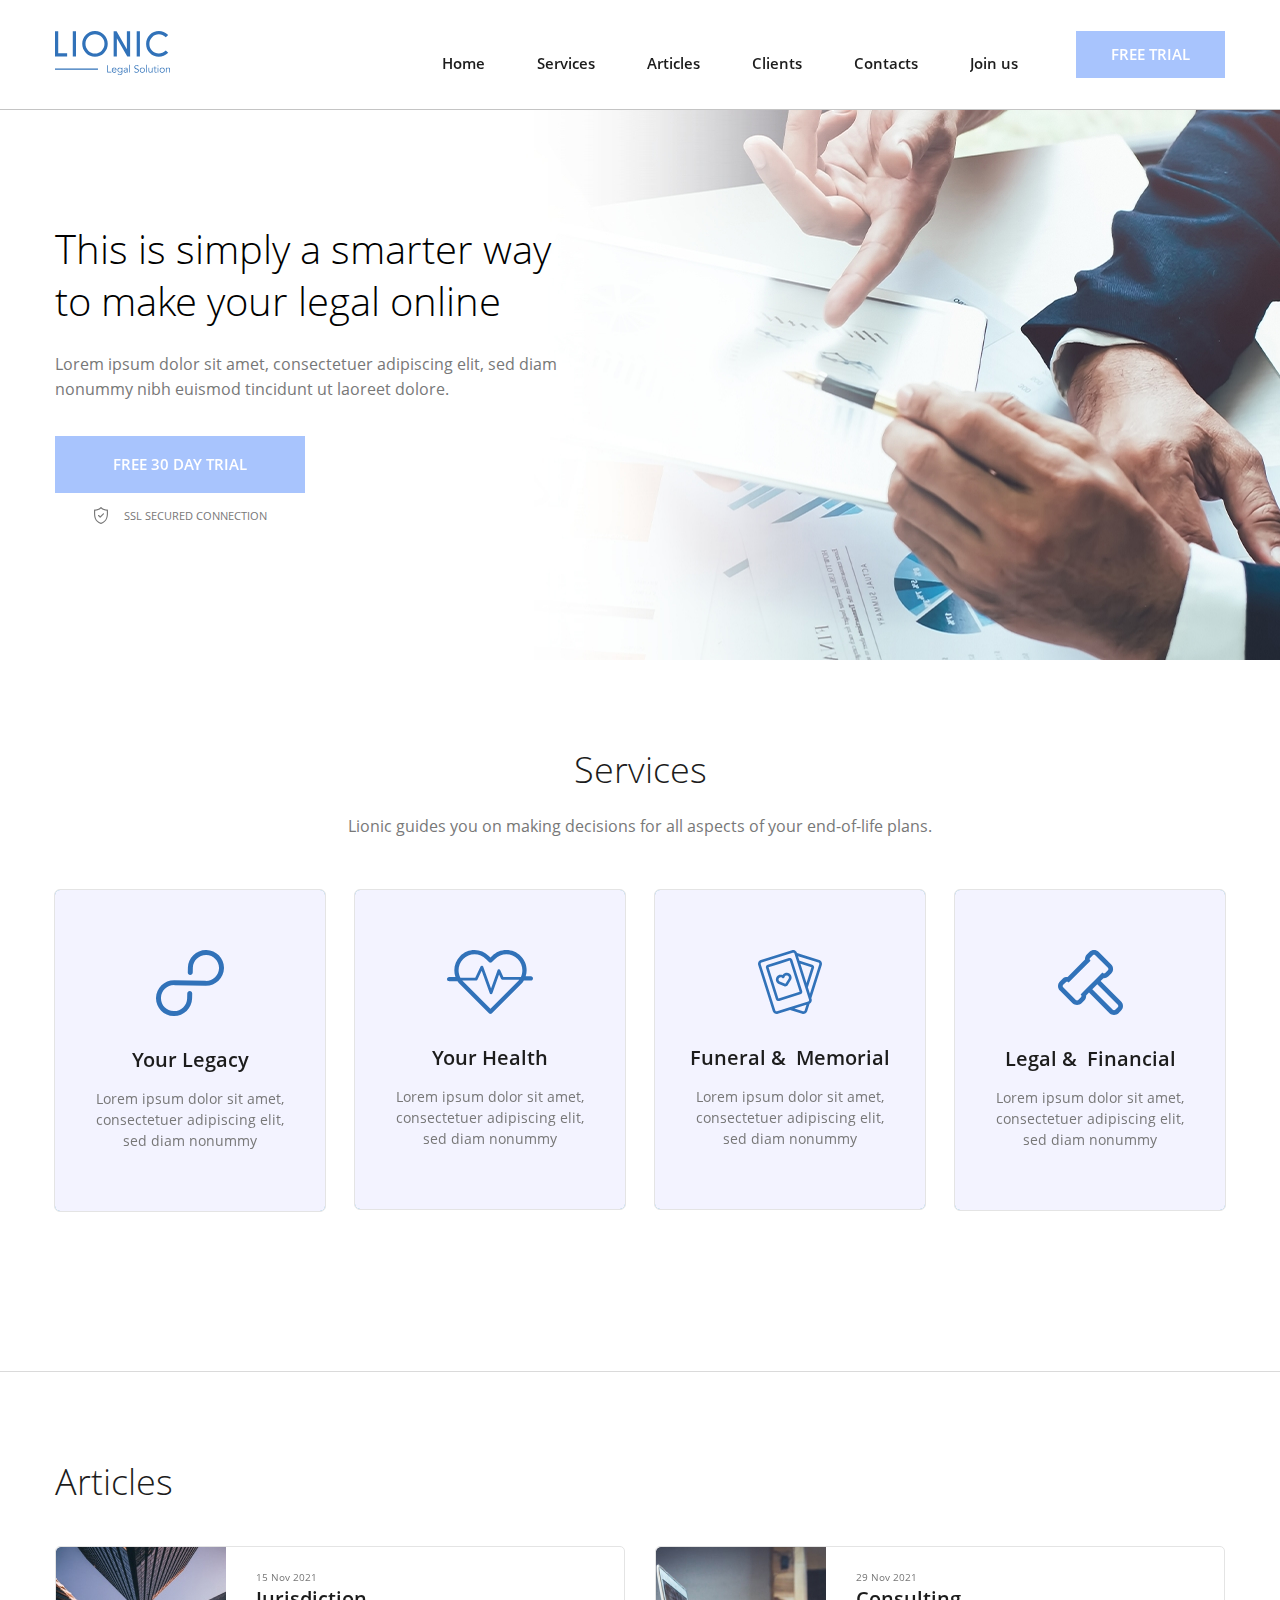
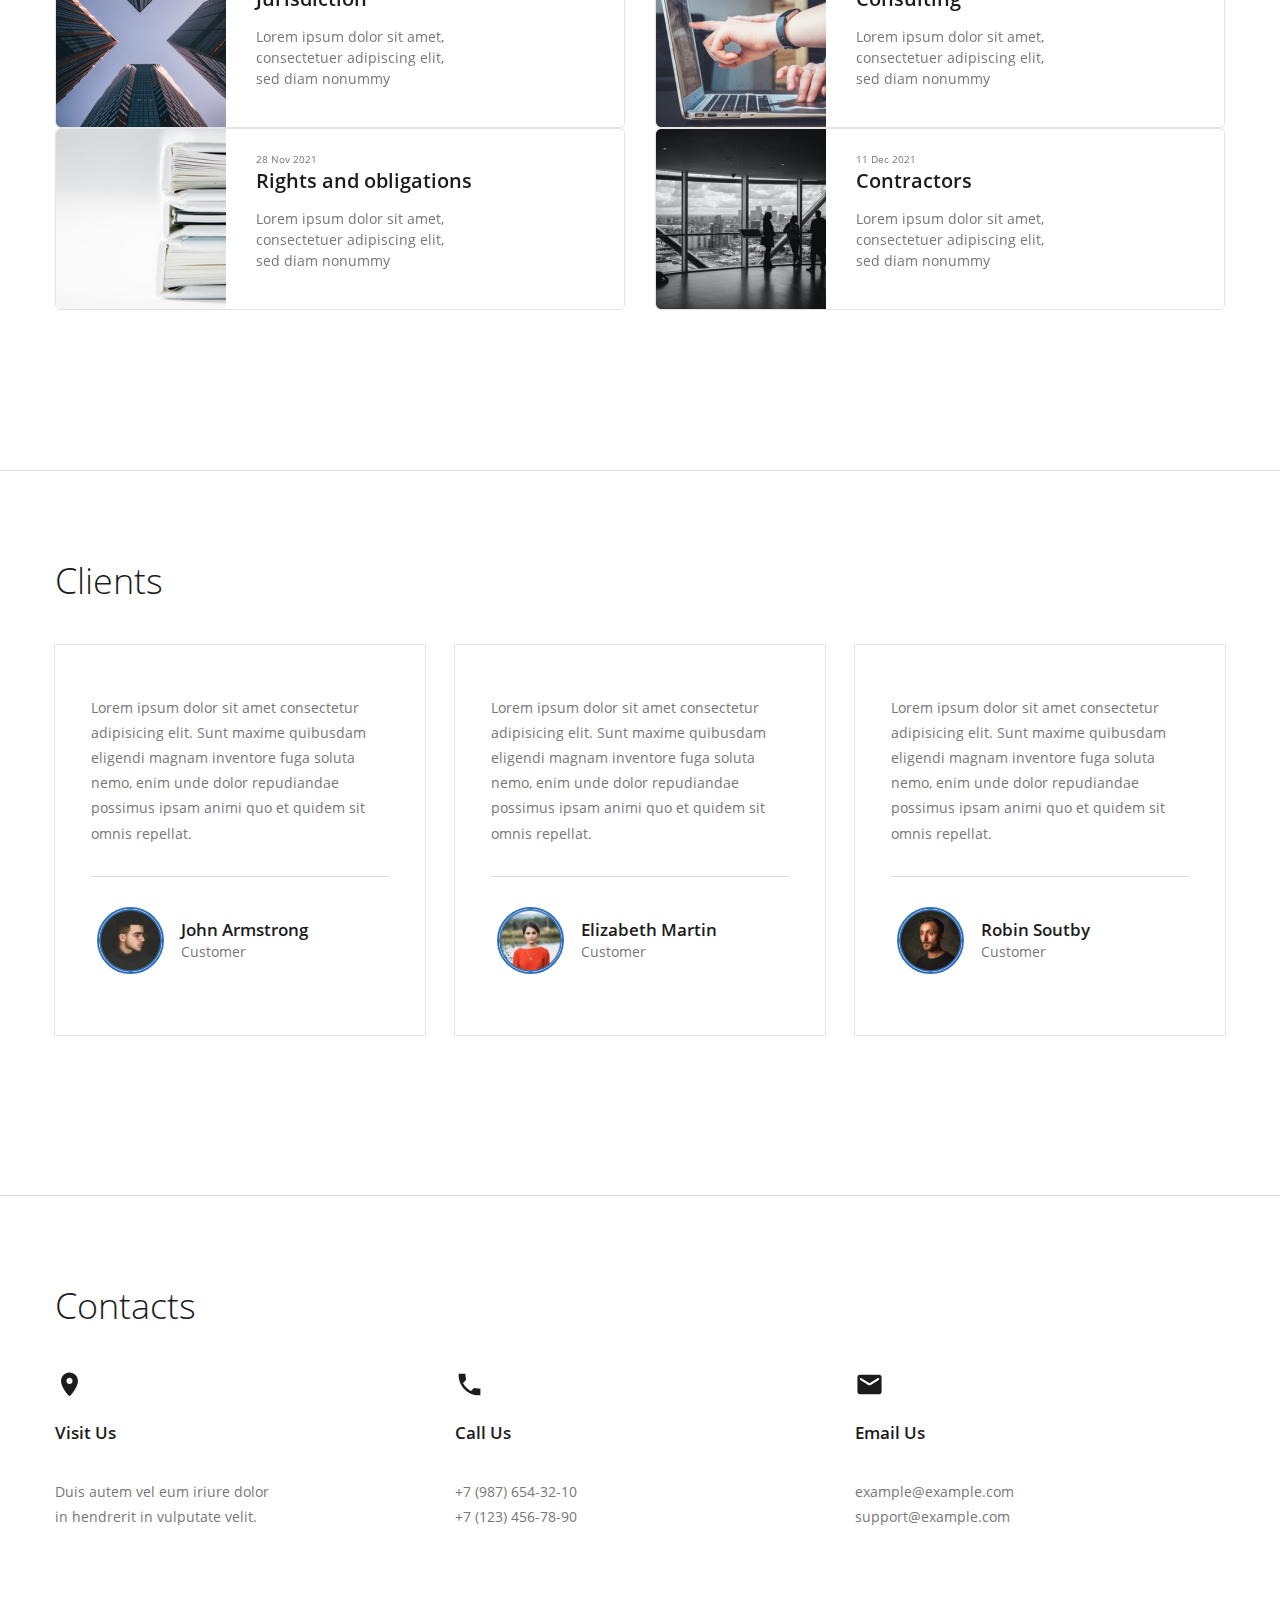
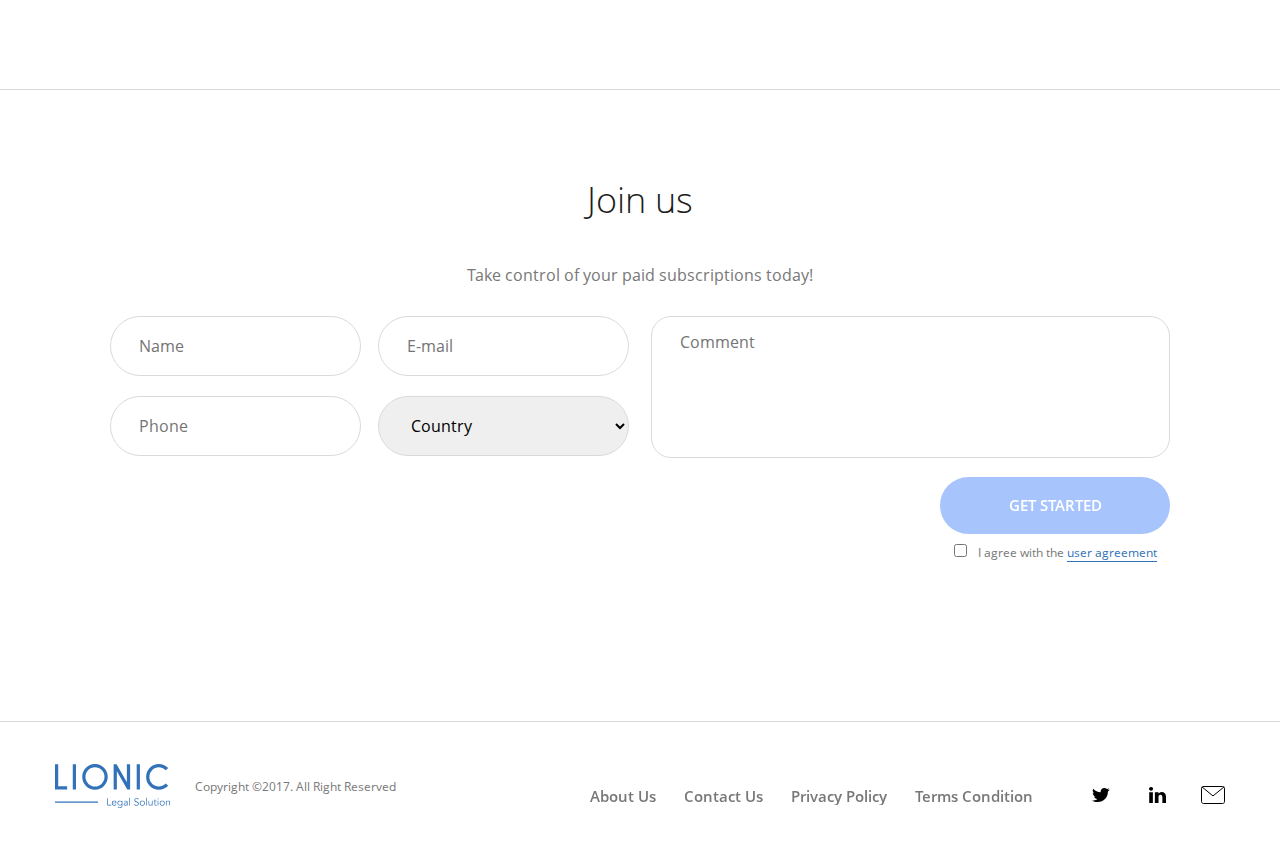
<file: Lionic start/pfo/index.html>
<!DOCTYPE html>
<html lang="en">

<head>
  <meta charset="UTF-8">

  <meta name="viewport" content="width=device-width, initial-scale=1.0">
  <title>Lionic</title>
 
    <link href="css/hover.css" rel="stylesheet">
  
  <link rel="stylesheet" href="https://cdnjs.cloudflare.com/ajax/libs/animate.css/4.1.1/animate.min.css" />
  <link rel="stylesheet" href="css/normalize.css">
  <link rel="stylesheet" href="css/bootstrap-grid.min.css">
  <link rel="stylesheet" href="css/style.css">
  <link rel="stylesheet" href="css/media.css">
</head>

<body>
  <header class="header">
    <div class="container flex header__container">
      <a href="#" class="header__logo">
        <img src="img/logo.svg" class="header-logo" alt="logo">
      </a>
      <nav class="header__nav nav">
        <ul class="nav-list list-reset flex">
          <li class="nav__item"><a href="#" class="nav__link hvr-underline-from-center">Home</a>
          </li>
          <li class="nav__item"><a href="#services" class="nav__link hvr-underline-from-center">Services</a>
          </li>
          <li class="nav__item"><a href="#articles" class="nav__link hvr-underline-from-center">Articles</a>
          </li>
          <li class="nav__item"><a href="#clients" class="nav__link hvr-underline-from-center">Clients</a>
          </li>
          <li class="nav__item"><a href="#contacts" class="nav__link hvr-underline-from-center">Contacts</a>
          </li>
          <li class="nav__item"><a href="#join-us" class="nav__link hvr-underline-from-center">Join us</a>
          </li>

        </ul>
      </nav>
      <button class="btn-reset header__btn btn hvr-shutter-in-horizontal">
        Free trial
      </button>
      <button class="btn-reset burger">
        <span class="burger__line"></span>
        <span class="burger__line"></span>
        <span class="burger__line"></span>
      </button>
    </div>

  </header>

  <main class="main">
    <section class="hero">
      <div class="container">
        <div class="row">
          <div class="col-6">
            <h1 class="hero__title animate__animated animate__pulse animate__slow animate__infinite">
              This is&nbsp;simply a&nbsp;smarter way to&nbsp;make your legal online
            </h1>
            <p class="hero__descr">
              Lorem ipsum dolor sit amet, consectetuer adipiscing elit, sed diam nonummy nibh euismod
              tincidunt ut&nbsp;laoreet dolore.
            </p>
            <div class="hero__wrapper">
              <button class="btn-reset hero__btn btn hvr-shutter-in-horizontal">
                FREE 30&nbsp;DAY TRIAL
              </button>
              <div class="hero__wrapper-descr flex">
                <span class="hero__secure">
                  SSL secured connection
                </span>
              </div>
            </div>
          </div>
        </div>
      </div>
    </section>

    <section class="services section-offset" id="services">
      <div class="container">
        <h2 class="section-title services__title animate__animated animate__headShake animate__slow animate__infinite">
          Services
        </h2>
        <p class="section-descr services__descr">
          Lionic guides you on&nbsp;making decisions for all aspects of&nbsp;your end-of-life plans.
        </p>
        <ul class="row list-reset flex">
          <li class="col-12 col-sm-6  col-md-6 col-lg-4 col-xl-3">
            <div class="services__item flex hvr-radial-in">
              <svg class="services__item-icon" width="68" height="66" viewBox="0 0 68 66" fill="none"
                xmlns="http://www.w3.org/2000/svg">
                <path
                  d="M50.393 0.00398661C40.438 -0.212013 32.146 7.63799 31.9 17.512L31.776 22.483C31.742 23.839 32.833 24.973 34.2 25.003C35.567 25.032 36.713 23.947 36.746 22.591L36.871 17.62C37.049 10.471 43.062 4.77799 50.271 4.93399C57.478 5.09099 63.201 11.038 63.023 18.187C62.844 25.335 56.831 31.029 49.623 30.872L18.5 30.197C8.54499 29.981 0.252987 37.831 0.00698678 47.705C-0.240013 57.579 7.65099 65.78 17.607 65.995C27.562 66.211 35.854 58.362 36.1 48.488L36.223 43.572C36.257 42.215 35.166 41.082 33.799 41.052C32.432 41.022 31.286 42.108 31.252 43.464L31.129 48.38C30.951 55.529 24.938 61.222 17.729 61.066C10.522 60.909 4.79899 54.962 4.97699 47.813C5.15599 40.664 11.169 34.971 18.377 35.127L49.5 35.802C59.456 36.018 67.747 28.169 67.994 18.295C68.24 8.41999 60.349 0.219987 50.394 0.00498661L50.393 0.00398661Z" />
              </svg>
              <h3 class="services__item-title">
                Your Legacy
              </h3>
              <p class="services__item-descr">
                Lorem ipsum dolor sit amet, consectetuer adipiscing elit, sed diam nonummy
              </p>
            </div>
          </li>
          <li class="col-12 col-sm-6  col-md-6 col-lg-4 col-xl-3">
            <div class="services__item flex hvr-radial-in">
              <svg class="services__item-icon" width="86" height="64" viewBox="0 0 86 64" fill="none"
                xmlns="http://www.w3.org/2000/svg">
                <path
                  d="M79.622 20.272C79.622 22.336 79.316 24.352 78.726 26.27H83.868C85.045 26.27 86 27.227 86 28.406C86 29.586 85.045 30.541 83.868 30.541H77.47C77.268 30.541 77.073 30.513 76.888 30.461C76.0053 31.9743 74.9311 33.3675 73.692 34.606L44.972 63.374C44.7741 63.5725 44.539 63.73 44.2802 63.8375C44.0213 63.9449 43.7438 64.0002 43.4635 64.0002C43.1832 64.0002 42.9057 63.9449 42.6468 63.8375C42.388 63.73 42.1529 63.5725 41.955 63.374L13.233 34.606C12.1963 33.5688 11.2752 32.422 10.486 31.186C10.315 31.23 10.136 31.254 9.95 31.254H2.132C1.85176 31.2537 1.57431 31.1983 1.31551 31.0908C1.0567 30.9833 0.821595 30.8259 0.623621 30.6276C0.425646 30.4292 0.268677 30.1938 0.161676 29.9348C0.0546755 29.6758 -0.000261829 29.3983 9.38171e-07 29.118C9.38171e-07 27.938 0.955001 26.982 2.132 26.982H8.447C5.965 19.861 7.56 11.618 13.233 5.93801C15.1066 4.05015 17.3363 2.55313 19.793 1.5338C22.2497 0.514473 24.8843 -0.00687342 27.544 1.15198e-05C32.95 1.15198e-05 38.034 2.10901 41.856 5.93801L43.463 7.54701L45.07 5.93701C46.9438 4.04921 49.1737 2.55231 51.6306 1.53315C54.0874 0.513987 56.7222 -0.0071368 59.382 1.15198e-05C62.0417 -0.00681806 64.6763 0.514553 67.133 1.53388C69.5896 2.55321 71.8194 4.0502 73.693 5.93801C75.5791 7.8172 77.0741 10.0515 78.0918 12.5117C79.1094 14.972 79.6295 17.6096 79.622 20.272ZM70.678 8.95701C69.1987 7.46697 67.4383 6.28548 65.4989 5.48108C63.5595 4.67667 61.4796 4.26536 59.38 4.27101C57.2807 4.26563 55.2012 4.67706 53.2622 5.48146C51.3231 6.28586 49.563 7.46721 48.084 8.95701L44.969 12.077C44.7713 12.2754 44.5364 12.4329 44.2777 12.5403C44.019 12.6478 43.7416 12.7031 43.4615 12.7031C43.1814 12.7031 42.904 12.6478 42.6453 12.5403C42.3866 12.4329 42.1517 12.2754 41.954 12.077L38.84 8.95701C37.3608 7.46718 35.6005 6.28582 33.6613 5.48142C31.7221 4.67703 29.6424 4.26561 27.543 4.27101C25.4437 4.26546 23.3642 4.67682 21.4251 5.48123C19.486 6.28564 17.7259 7.46708 16.247 8.95701C11.173 14.04 10.232 21.718 13.425 27.763H28.236L33.538 16.479C33.783 15.959 34.277 15.634 34.891 15.663C35.1717 15.6764 35.4421 15.7726 35.6681 15.9396C35.8942 16.1065 36.0657 16.3367 36.161 16.601L44.051 38.487L50.542 20.168C50.6364 19.9007 50.8086 19.6678 51.0365 19.4992C51.2643 19.3306 51.5374 19.2341 51.8206 19.2221C52.1038 19.21 52.3842 19.283 52.6255 19.4316C52.8669 19.5802 53.0583 19.7977 53.175 20.056L56.351 27.051H73.852C76.612 21.125 75.554 13.842 70.677 8.95701H70.678ZM16.248 31.586L43.463 58.844L70.678 31.586C71.2253 31.038 71.7323 30.4512 72.195 29.83H55.736C55.179 29.83 54.373 29.573 54.143 29.064L52.046 24.444L45.404 43.189C45.204 43.755 44.67 44.135 44.069 44.136H44.066C43.466 44.136 42.933 43.76 42.729 43.196L34.653 20.798L30.426 29.794C30.192 30.292 29.99 30.541 29.439 30.541H15.293C15.593 30.901 15.912 31.249 16.248 31.586Z" />
              </svg>

              <h3 class="services__item-title">
                Your Health
              </h3>
              <p class="services__item-descr">
                Lorem ipsum dolor sit amet, consectetuer adipiscing elit, sed diam nonummy
              </p>
            </div>
          </li>
          <li class="col-12 col-sm-6 col-md-6 col-lg-4 col-xl-3">
            <div class="services__item flex hvr-radial-in">
              <svg class="services__item-icon" width="64" height="64" viewBox="0 0 64 64" fill="none"
                xmlns="http://www.w3.org/2000/svg">
                <path
                  d="M63.8101 15.073L53.3321 48.146L53.5791 48.926C53.7393 49.4264 53.7986 49.9537 53.7536 50.4772C53.7086 51.0008 53.5603 51.5102 53.3171 51.976C52.9241 52.732 52.3171 53.329 51.5701 53.704L51.5611 53.737L49.1941 61.207C48.8722 62.2171 48.1632 63.0585 47.2223 63.5469C46.2815 64.0354 45.1853 64.131 44.1741 63.813L32.0001 59.957L19.8261 63.813C18.8148 64.131 17.7187 64.0354 16.7778 63.5469C15.8369 63.0585 15.1279 62.2171 14.8061 61.207L0.188058 15.074C0.0280711 14.5735 -0.0310613 14.0462 0.0140824 13.5227C0.0592262 12.9991 0.20775 12.4897 0.451058 12.024C0.69167 11.5566 1.02267 11.1416 1.42487 10.8031C1.82706 10.4646 2.29245 10.2093 2.79406 10.052L33.9431 0.187C34.9542 -0.131631 36.0504 -0.0363451 36.9915 0.451969C37.9325 0.940283 38.6415 1.78178 38.9631 2.792L39.0401 3.034C39.0491 3.036 39.0581 3.037 39.0661 3.04L61.2061 10.053C61.7073 10.2103 62.1723 10.4654 62.5743 10.8035C62.9763 11.1417 63.3073 11.5561 63.5481 12.023C64.0401 12.973 64.1331 14.055 63.8101 15.073ZM48.4441 54.75L36.4161 58.559L44.9781 61.271C45.3153 61.3777 45.6811 61.3463 45.9951 61.1835C46.3092 61.0208 46.5458 60.7401 46.6531 60.403L48.4441 54.75ZM51.0371 49.732L36.4211 3.598C36.3142 3.26106 36.078 2.98029 35.7644 2.81736C35.4507 2.65442 35.0852 2.62264 34.7481 2.729L3.60006 12.595C3.26006 12.702 2.98306 12.935 2.81906 13.252C2.73787 13.4073 2.68829 13.5771 2.67319 13.7517C2.65808 13.9263 2.67775 14.1021 2.73106 14.269L17.3471 60.402C17.5691 61.103 18.3201 61.492 19.0211 61.271L31.5611 57.299C31.5891 57.289 31.6171 57.279 31.6461 57.272L50.1691 51.405C50.5091 51.298 50.7861 51.065 50.9491 50.748C51.1141 50.432 51.1451 50.071 51.0371 49.731V49.732ZM48.4971 32.885L53.4461 17.265L42.4451 13.781L48.4971 32.885ZM61.1801 13.25C61.0998 13.0945 60.9896 12.9565 60.8557 12.8439C60.7218 12.7313 60.567 12.6464 60.4001 12.594L40.0231 6.14L41.4691 10.701C41.5571 10.711 41.6451 10.729 41.7321 10.757L54.2501 14.722C54.5841 14.8269 54.894 14.9969 55.1619 15.2223C55.4299 15.4477 55.6505 15.7239 55.8111 16.035C55.9734 16.3456 56.0726 16.6852 56.1028 17.0344C56.133 17.3835 56.0937 17.7352 55.9871 18.069L49.8951 37.297L51.9331 43.731L61.2681 14.267C61.3751 13.927 61.3441 13.567 61.1801 13.25ZM30.9401 23.336C31.5152 23.6323 32.0259 24.0398 32.4425 24.5349C32.8591 25.0299 33.1733 25.6027 33.3671 26.22C33.5725 26.8654 33.633 27.5483 33.5443 28.2198C33.4557 28.8913 33.22 29.535 32.8541 30.105L29.6411 35.126C29.3916 35.5142 29.0489 35.8336 28.6441 36.0552C28.2393 36.2767 27.7855 36.3932 27.3241 36.394C26.9701 36.394 26.6161 36.326 26.2841 36.19L20.7651 33.936C20.1378 33.6806 19.5745 33.29 19.1154 32.792C18.6563 32.2941 18.3127 31.701 18.1091 31.055C17.9119 30.4388 17.8389 29.7897 17.8943 29.1451C17.9498 28.5006 18.1326 27.8734 18.4321 27.3C18.7284 26.7249 19.1359 26.2142 19.631 25.7976C20.126 25.3811 20.6988 25.0668 21.3161 24.873C22.3839 24.5378 23.5338 24.5745 24.5781 24.977C25.1998 24.0462 26.1189 23.3539 27.1851 23.013C27.8013 22.8161 28.4504 22.7433 29.0949 22.7987C29.7394 22.8541 30.3665 23.0368 30.9401 23.336ZM30.8251 27.025C30.7361 26.742 30.5919 26.4795 30.4009 26.2526C30.2098 26.0257 29.9757 25.8389 29.7121 25.703C29.4491 25.5656 29.1615 25.4818 28.8659 25.4564C28.5703 25.431 28.2726 25.4645 27.9901 25.555C27.6178 25.6716 27.2823 25.8833 27.0168 26.1692C26.7513 26.455 26.565 26.8051 26.4761 27.185C26.4221 27.4083 26.3114 27.6139 26.1547 27.7819C25.998 27.9499 25.8006 28.0747 25.5816 28.1441C25.3626 28.2135 25.1294 28.2251 24.9045 28.178C24.6797 28.1309 24.4708 28.0265 24.2981 27.875C24.0064 27.6158 23.6523 27.4371 23.2705 27.3565C22.8888 27.2758 22.4926 27.296 22.1211 27.415C21.838 27.5042 21.5755 27.6487 21.3488 27.8401C21.122 28.0315 20.9355 28.266 20.8001 28.53C20.6627 28.793 20.5789 29.0806 20.5535 29.3762C20.5281 29.6718 20.5616 29.9694 20.6521 30.252C20.8271 30.805 21.2371 31.249 21.7751 31.469L27.2931 33.723C27.3114 33.731 27.3322 33.7317 27.3511 33.725C27.3696 33.7194 27.3856 33.7074 27.3961 33.691L30.6091 28.669C30.9231 28.179 31.0021 27.581 30.8261 27.027L30.8251 27.025ZM44.1721 40.932C44.2788 41.2656 44.3183 41.6171 44.2882 41.966C44.2582 42.315 44.1592 42.6545 43.9971 42.965C43.8365 43.2764 43.6158 43.5529 43.3477 43.7785C43.0796 44.004 42.7694 44.1742 42.4351 44.279L21.2401 50.994C20.5659 51.2062 19.835 51.1426 19.2077 50.817C18.5803 50.4914 18.1076 49.9305 17.8931 49.257L8.01306 18.07C7.90624 17.7362 7.8667 17.3846 7.89674 17.0355C7.92678 16.6863 8.0258 16.3466 8.18806 16.036C8.34862 15.7249 8.56923 15.4487 8.83717 15.2233C9.1051 14.9979 9.41503 14.8279 9.74906 14.723L30.9451 8.009C31.6194 7.79619 32.3506 7.85955 32.9782 8.18519C33.6059 8.51083 34.0788 9.07215 34.2931 9.746L44.1721 40.932ZM41.6301 41.737L31.7501 10.551L21.9781 13.645L10.5531 17.264L20.4331 48.45L41.6301 41.737Z" />
              </svg>
              <h3 class="services__item-title">
                Funeral &amp; &nbsp;Memorial
              </h3>
              <p class="services__item-descr">
                Lorem ipsum dolor sit amet, consectetuer adipiscing elit, sed diam nonummy
              </p>
            </div>
          </li>
          <li class="col-12 col-sm-6 col-md-6 col-lg-4 col-xl-3">
            <div class="services__item flex hvr-radial-in">
              <svg class="services__item-icon" width="65" height="65" viewBox="0 0 65 65" fill="none"
                xmlns="http://www.w3.org/2000/svg">
                <path
                  d="M63.131 51.506C64.3269 52.7045 64.9985 54.3285 64.9985 56.0215C64.9985 57.7146 64.3269 59.3385 63.131 60.537L60.54 63.13C59.9482 63.7249 59.2442 64.1965 58.4689 64.5175C57.6935 64.8385 56.8622 65.0025 56.023 65C55.184 65.0024 54.3529 64.8384 53.5777 64.5174C52.8025 64.1964 52.0987 63.7249 51.507 63.13L30.988 42.613L28.126 45.475C28.2028 46.397 28.077 47.3246 27.7574 48.1928C27.4378 49.061 26.9322 49.8488 26.276 50.501L23.55 53.227C22.9583 53.8218 22.2545 54.2934 21.4793 54.6143C20.7042 54.9353 19.873 55.0994 19.034 55.097C18.1952 55.0993 17.3642 54.9352 16.5892 54.6142C15.8142 54.2932 15.1106 53.8217 14.519 53.227L1.86503 40.575C0.66925 39.3767 -0.00231934 37.7529 -0.00231934 36.06C-0.00231934 34.3671 0.66925 32.7434 1.86503 31.545L4.59103 28.819C5.24326 28.1629 6.03107 27.6573 6.89928 27.3377C7.76748 27.0182 8.69507 26.8923 9.61703 26.969L26.97 9.61902C26.8953 8.69769 27.0219 7.77112 27.341 6.90358C27.6601 6.03605 28.1641 5.24832 28.818 4.59502L31.543 1.87002C32.1347 1.27539 32.8383 0.803958 33.6133 0.48298C34.3883 0.162003 35.2192 -0.00214761 36.058 2.1214e-05C37.764 2.1214e-05 39.368 0.664021 40.574 1.87002L53.227 14.522C54.4226 15.7205 55.094 17.3442 55.094 19.037C55.094 20.7298 54.4226 22.3536 53.227 23.552L50.502 26.278C49.8497 26.9342 49.0617 27.4398 48.1933 27.7594C47.3249 28.079 46.3972 28.2048 45.475 28.128L42.613 30.99L63.131 51.506ZM31.164 35.784L35.783 31.165L39.243 27.705L44.398 22.551L44.798 22.951C45.126 23.279 45.556 23.443 45.986 23.443C46.416 23.443 46.846 23.279 47.175 22.951L49.9 20.226C50.0561 20.07 50.1798 19.8848 50.2643 19.681C50.3487 19.4771 50.3922 19.2587 50.3922 19.038C50.3922 18.8174 50.3487 18.5989 50.2643 18.3951C50.1798 18.1912 50.0561 18.006 49.9 17.85L37.246 5.19702C37.0901 5.04084 36.905 4.91699 36.7011 4.83256C36.4972 4.74813 36.2787 4.70479 36.058 4.70502C35.628 4.70502 35.198 4.86902 34.87 5.19702L32.144 7.92202C31.9879 8.07804 31.864 8.26332 31.7794 8.46725C31.6949 8.67118 31.6514 8.88977 31.6514 9.11052C31.6514 9.33128 31.6949 9.54987 31.7794 9.7538C31.864 9.95773 31.9879 10.143 32.144 10.299L32.544 10.699L10.694 32.546L10.294 32.146C10.1381 31.9898 9.95296 31.866 9.74909 31.7816C9.54523 31.6971 9.32669 31.6538 9.10603 31.654C8.67603 31.654 8.24603 31.818 7.91803 32.146L5.19303 34.87C5.03701 35.026 4.91325 35.2112 4.82881 35.4151C4.74437 35.6189 4.70091 35.8374 4.70091 36.058C4.70091 36.2787 4.74437 36.4971 4.82881 36.701C4.91325 36.9048 5.03701 37.09 5.19303 37.246L17.846 49.9C18.174 50.228 18.604 50.392 19.034 50.392C19.464 50.392 19.894 50.228 20.223 49.9L22.948 47.175C23.1042 47.019 23.2281 46.8337 23.3126 46.6298C23.3971 46.4259 23.4407 46.2073 23.4407 45.9865C23.4407 45.7658 23.3971 45.5472 23.3126 45.3433C23.2281 45.1393 23.1042 44.954 22.948 44.798L22.548 44.398L27.703 39.244L31.164 35.784ZM59.804 54.834L39.285 34.317L34.315 39.287L54.835 59.803C55.162 60.131 55.593 60.295 56.023 60.295C56.453 60.295 56.883 60.131 57.211 59.803L59.804 57.21C59.9601 57.054 60.0838 56.8688 60.1683 56.665C60.2527 56.4611 60.2962 56.2427 60.2962 56.022C60.2962 55.8014 60.2527 55.5829 60.1683 55.3791C60.0838 55.1752 59.9601 54.99 59.804 54.834Z" />
              </svg>
              <h3 class="services__item-title">
                Legal &amp; &nbsp;Financial
              </h3>
              <p class="services__item-descr">
                Lorem ipsum dolor sit amet, consectetuer adipiscing elit, sed diam nonummy
              </p>
            </div>
          </li>
        </ul>
      </div>
    </section>

    <section class="articles section-offset" id="articles">
      <div class="container">
        <h2 class="section-title articles__title animate__animated animate__headShake animate__slow animate__infinite">
          Articles
        </h2>
        <ul class="row list-reset">
          <li class=" col-sm-12 col-md-12 col-lg-12 col-xl-6 col-xxl-6">
            <div class="articles__item">
              <article class="blog__preview flex">
                <a href="#" class="blog__preview-link hvr-sweep-to-bottom">
                  <img src="img/blog-1.jpg" alt="blog photo 1" class="blog__preview-image">
                  <div class="blog__preview-text">
                    <time class="blog__preview-time" datetime="2023-02-15 18:55">
                      15 Nov 2021
                    </time>
                    <h3 class="blog__preview-title">
                      Jurisdiction
                    </h3>
                    <p class="blog__preview-descr">
                      Lorem ipsum dolor sit amet, consectetuer adipiscing elit, sed diam nonummy
                    </p>
                  </div>
                </a>
              </article>
            </div>
          </li>
          <li class=" col-sm-12 col-md-12 col-lg-12 col-xl-6 col-xxl-6">
            <div class="articles__item">
              <article class="blog__preview flex">
                <a href="#" class="blog__preview-link hvr-sweep-to-bottom">
                  <img src="img/blog-2.jpg" alt="blog photo 2" class="blog__preview-image">
                  <div class="blog__preview-text">
                    <time class="blog__preview-time" datetime="2023-02-15 18:55">
                      29 Nov 2021
                    </time>
                    <h3 class="blog__preview-title">
                      Consulting
                    </h3>
                    <p class="blog__preview-descr">
                      Lorem ipsum dolor sit amet, consectetuer adipiscing elit, sed diam nonummy
                    </p>
                  </div>
                </a>
              </article>
            </div>
          </li>
          <li class=" col-sm-12 col-md-12 col-lg-12 col-xl-6 col-xxl-6">
            <div class="articles__item"></div>
            <article class="blog__preview flex">
              <a href="#" class="blog__preview-link hvr-sweep-to-top">
                <img src="img/blog-3.jpg" alt="blog photo 3" class="blog__preview-image">
                <div class="blog__preview-text">
                  <time class="blog__preview-time" datetime="">
                    28 Nov 2021
                  </time>
                  <h3 class="blog__preview-title">
                    Rights and obligations
                  </h3>
                  <p class="blog__preview-descr">
                    Lorem ipsum dolor sit amet, consectetuer adipiscing elit, sed diam nonummy
                  </p>
                </div>
              </a>
            </article>
          </li>
          <li class=" col-sm-12 col-md-12 col-12 col-xl-6 col-xxl-6">
            <div class="articles__item">
              <article class="blog__preview flex">
                <a href="#" class="blog__preview-link hvr-sweep-to-top">
                  <img src="img/blog-4.jpg" alt="blog photo 4" class="blog__preview-image">
                  <div class="blog__preview-text">
                    <time class="blog__preview-time" datetime="">
                      11 Dec 2021
                    </time>
                    <h3 class="blog__preview-title">
                      Contractors
                    </h3>
                    <p class="blog__preview-descr">
                      Lorem ipsum dolor sit amet, consectetuer adipiscing elit, sed diam nonummy
                    </p>
                  </div>
                </a>
              </article>
            </div>

          </li>
        </ul>
      </div>
    </section>

    <section class="clients section-offset" id="clients">
      <div class="container">
        <h2 class="section-title animate__animated animate__headShake animate__slow animate__infinite">
          Clients
        </h2>
        <ul class="row list-reset">
          <li class="col-4">
            <div class="clients__item flex">
              <p class="clients__item-descr">
                Lorem ipsum dolor sit amet consectetur adipisicing elit. Sunt maxime quibusdam eligendi
                magnam
                inventore fuga soluta nemo, enim unde dolor repudiandae possimus ipsam animi quo et quidem
                sit
                omnis repellat.
              </p>
              <div class="clients__user flex">
                <div class="clients__avatar">
                  <img src="img/client-1.jpg" alt="John Armstrong">
                </div>
                <div class="clients__text">
                  <div class="clients__name">
                    John Armstrong
                  </div>
                  <span class="clients__post">
                    Customer
                  </span>
                </div>
              </div>
            </div>
          </li>
          <li class="col-4">
            <div class="clients__item flex">
              <p class="clients__item-descr">
                Lorem ipsum dolor sit amet consectetur adipisicing elit. Sunt maxime quibusdam eligendi
                magnam
                inventore fuga soluta nemo, enim unde dolor repudiandae possimus ipsam animi quo et quidem
                sit
                omnis repellat.
              </p>
              <div class="clients__user flex">
                <div class="clients__avatar">
                  <img src="img/client-2.jpg" alt="Elizabeth Martin">
                </div>
                <div class="clients__text">
                  <div class="clients__name">
                    Elizabeth Martin
                  </div>
                  <span class="clients__post">
                    Customer
                  </span>
                </div>
              </div>
            </div>
          </li>
          <li class="col-4">
            <div class="clients__item flex">
              <p class="clients__item-descr">
                Lorem ipsum dolor sit amet consectetur adipisicing elit. Sunt maxime quibusdam eligendi
                magnam
                inventore fuga soluta nemo, enim unde dolor repudiandae possimus ipsam animi quo et quidem
                sit
                omnis repellat.
              </p>
              <div class="clients__user flex">
                <div class="clients__avatar">
                  <img src="img/client-3.jpg" alt="Robin Soutby">
                </div>
                <div class="clients__text">
                  <div class="clients__name">
                    Robin Soutby
                  </div>
                  <span class="clients__post">
                    Customer
                  </span>
                </div>
              </div>
            </div>
          </li>
        </ul>
      </div>
    </section>

    <section class="contacts section-offset" id="contacts">
      <div class="container">
        <h2 class="section-title contacts__title animate__animated animate__headShake animate__slow animate__infinite">
          Contacts
        </h2>
        <address class="contacts__address">
          <ul class="row list-reset flex">
            <li class="col-4 flex">
              <div class="contacts__item-address flex">
                <strong class="contacts__item-caption">
                  Visit&nbsp;Us
                </strong>
                <p class="contacts__item-text">
                  Duis autem vel eum iriure dolor in&nbsp;hendrerit in&nbsp;vulputate velit.
                </p>
              </div>
            </li>
            <li class="col-4 flex">
              <div class="contacts__item-call flex">
                <strong class="contacts__item-caption">
                  Call&nbsp;Us
                </strong>
                <a href="tel:+79876543210" class="contacts__item-link">
                  +7 (987) 654-32-10
                </a>
                <a href="tel:+71234567890" class="contacts__item-link">
                  +7 (123) 456-78-90
                </a>
              </div>
            </li>
            <li class="col-4 flex">
              <div class="contacts__item-mail flex">
                <strong class="contacts__item-caption">
                  Email&nbsp;Us
                </strong>
                <a href="mailto:example@example.com" class="contacts__item-link">
                  example@example.com
                </a>
                <a href="mailto:support@example.com" class="contacts__item-link">
                  support@example.com
                </a>
              </div>
            </li>
          </ul>
        </address>
      </div>
    </section>

    <section class="join-us section-offset" id="join-us">
      <div class="container">
        <h2 class="section-title join-us__title animate__animated animate__headShake animate__slow animate__infinite">
          Join us</h2>
        <p class="section-descr join-us__descr">Take control of your paid subscriptions today!</p>

        <form action="https://jsonplaceholder.typicode.com/posts" method="POST" class="form">
          <div class="form__top flex">
            <div class="form__left flex">
              <input class="form__input" type="text" name="name" placeholder="Name" required>
              <input class="form__input" type="email" name="email" placeholder="E-mail" required>
              <input class="form__input" type="tel" name="phone" placeholder="Phone" required>
              <select class="form__select" name="country">
                <option value="Сountry">Сountry</option>
                <option value="United Kingdom">United Kingdom</option>
                <option value="United States">United States</option>
                <option value="France">France</option>
                <option value="Germany">Germany</option>
                <option value="Spain">Spain</option>
                <option value="Estonia">Estonia</option>
              </select>
            </div>
            <div class="form__right">
              <textarea name="comment" class="form__textarea" placeholder="Comment"></textarea>
            </div>
          </div>
          <div class="form__bottom flex">
            <div class="form__wrapper flex">
              <button class="btn btn-reset form__btn hvr-shutter-out-horizontal">GET STARTED</button>
              <label class="form__check">
                <input type="checkbox" required>
                I agree with the <a href="#">user agreement</a>
              </label>
            </div>
          </div>
        </form>
      </div>
    </section>
  </main>

  <footer class="footer">
    <div class="container flex footer__container">
      <div class="footer__left flex">
        <a href="#" class="footer__logo">
          <img src="img/logo.svg" alt="Logo">
        </a>
        <small class="footer__copy">
          Copyright ©2017. All Right Reserved
        </small>
      </div>
      <div class="footer__right flex">
        <nav class="footer__nav nav">
          <ul class="list-reset nav__list flex">
            <li class="nav__item"><a href="#" target="_blank" class="nav__link hvr-underline-from-center">About Us</a>
            </li>
            <li class="nav__item"><a href="#" target="_blank" class="nav__link hvr-underline-from-center">Contact Us</a>
            </li>
            <li class="nav__item"><a href="#" target="_blank" class="nav__link hvr-underline-from-center">Privacy Policy</a>
            </li>
            <li class="nav__item"><a href="#" target="_blank" class="nav__link hvr-underline-from-center">Terms Condition</a>
            </li>
          </ul>
        </nav>
        <ul class="list-reset social flex">
          <li class="social__item">
            <a href="#" class="social__link social__link_twitter">
              <svg width="18" height="14" viewBox="0 0 18 14" fill="none" xmlns="http://www.w3.org/2000/svg">
                <g clip-path="url(#clip0_32_164)">
                  <path
                    d="M17.719 1.65632C17.0672 1.93749 16.3672 2.12756 15.6312 2.213C16.3824 1.77569 16.9578 1.08271 17.2295 0.257952C16.516 0.66998 15.7351 0.960048 14.9207 1.11556C14.258 0.428779 13.313 0 12.2675 0C10.2607 0 8.63311 1.58169 8.63311 3.53391C8.63311 3.81052 8.66516 4.08038 8.72676 4.33947C5.70575 4.19186 3.02744 2.78497 1.2347 0.647183C0.921659 1.16929 0.742478 1.77633 0.742478 2.42402C0.742478 3.64991 1.38427 4.73153 2.35946 5.36512C1.78217 5.34773 1.21754 5.19623 0.712779 4.9233V4.96795C0.712779 6.68033 1.96554 8.10817 3.6285 8.4329C3.32302 8.51427 3.00243 8.55679 2.67076 8.55679C2.43627 8.55679 2.20876 8.53521 1.98651 8.49457C2.44908 9.89809 3.7915 10.9197 5.38164 10.9486C4.13761 11.8967 2.57008 12.4619 0.867562 12.4619C0.574324 12.4619 0.284511 12.4449 0 12.4115C1.60887 13.4145 3.51914 14 5.57194 14C12.2576 14 15.914 8.61508 15.914 3.94522C15.914 3.79191 15.9105 3.63974 15.9029 3.48812C16.6153 2.98716 17.2303 2.36688 17.719 1.65632Z" />
                </g>
                <defs>
                  <clippath id="clip0_32_164">
                    <rect width="18" height="14" fill="white" />
                  </clippath>
                </defs>
              </svg>
            </a>
          </li>
          <li class="social__item">
            <a href="#" class="social__link social__link_linkedin">
              <svg width="17" height="16" viewBox="0 0 17 16" fill="none" xmlns="http://www.w3.org/2000/svg">
                <g clip-path="url(#clip0_32_166)">
                  <path
                    d="M3.85973 15.999V5.20386H0.215035V15.999H3.85973ZM2.03785 3.72907C3.30882 3.72907 4.09994 2.90013 4.09994 1.86422C4.07626 0.804959 3.30887 -0.000976562 2.06197 -0.000976562C0.815269 -0.000976562 0 0.804975 0 1.86422C0 2.90018 0.790923 3.72907 2.01406 3.72907H2.03774H2.03785ZM5.87706 15.999H9.52175V9.97048C9.52175 9.64784 9.54543 9.32554 9.64168 9.0949C9.90516 8.45027 10.5049 7.78262 11.5117 7.78262C12.8305 7.78262 13.3582 8.77258 13.3582 10.2238V15.999H17.0026V9.8091C17.0026 6.49325 15.2045 4.95042 12.8065 4.95042C10.8404 4.95042 9.9771 6.03237 9.49751 6.76928H9.52184V5.20363H5.87714C5.92497 6.21659 5.87714 15.9988 5.87714 15.9988L5.87706 15.999Z" />
                </g>
                <defs>
                  <clippath id="clip0_32_166">
                    <rect width="17" height="16" fill="white" />
                  </clippath>
                </defs>
              </svg>
            </a>
          </li>
          <li class="social__item">
            <a href="#" class="social__link social__link_mail">
              <svg width="24" height="18" viewBox="0 0 24 18" fill="none" xmlns="http://www.w3.org/2000/svg">
                <path
                  d="M2.4 0.5H21.6C22.6747 0.5 23.5 1.31855 23.5 2.25V15.75C23.5 16.6814 22.6747 17.5 21.6 17.5H2.4C1.32525 17.5 0.5 16.6814 0.5 15.75V2.25C0.5 1.31855 1.32525 0.5 2.4 0.5Z"
                  stroke-linecap="round" stroke-linejoin="round" />
                <path d="M22.8478 1.0625L12 9.93794L1.15222 1.0625" stroke-linecap="round" stroke-linejoin="round" />
              </svg>

            </a>
          </li>
        </ul>
      </div>
    </div>
  </footer>

</body>

</html>
</file>
<file: Отели/css/style.css>
@font-face {
  font-family: "Muller";
  src: local("MullerLight"),
    url("../fonts/MullerLight.woff2") format("woff2"),
    url("../fonts/MullerLight.woff") format("woff");

  font-weight: 300;
  font-style: normal;
  font-display: swap;
}

@font-face {
  font-family: "Muller";
  src: local("MullerRegular"),
    url("../fonts/MullerRegular.woff2") format("woff2"),
    url("../fonts/MullerRegular.woff") format("woff");

  font-weight: 400;
  font-style: normal;
  font-display: swap;
}

@font-face {
  font-family: "Muller";
  src: local("MullerMedium"),
    url("../fonts/MullerMedium.woff2") format("woff2"),
    url("../fonts/MullerMedium.woff") format("woff");

  font-weight: 500;
  font-style: normal;
  font-display: swap;
}

@font-face {
  font-family: "Muller";
  src: local("MullerBold"),
    url("../fonts/MullerBold.woff2") format("woff2"),
    url("../fonts/MullerBold.woff") format("woff");

  font-weight: 700;
  font-style: normal;
  font-display: swap;
}

html {
  box-sizing: border-box;
}

*,
*::before,
*::after {
  box-sizing: inherit;
}

a {
  color: inherit;
  text-decoration: none;
}

img {
  max-width: 100%;
}

body {
  min-width: 1200px;
  font-family: 'Muller', sans-serif;
  font-weight: 400;
  background-color: #F1F1F1;
}

.list-reset {
  margin: 0;
  padding: 0;
  list-style: none;
}

.btn-reset {
  padding: 0;
  border: none;
  background-color: transparent;
  cursor: pointer;
}

.flex {
  display: flex;
}

.container {
  width: 1200px;
  padding: 0 15px;
  margin: 0 auto;
}

.section-offset {
  padding-top: 35px;
  padding-bottom: 35px;
}

.visually-hidden {
  position: fixed;
  transform: scale(0);
}

.section-title {
  margin: 0;
  margin-bottom: 20px;
  padding-left: 45px;
  font-weight: 400;
  font-size: 40px;
  line-height: 40px;
  color: #333333;
}

.section-subject {
  margin: 0;
  margin-bottom: 16px;
}

.section-descr {
  margin: 0;
}

:root {
  --body-color: #CC9933;
  --body-background-color: #CC9933;
  --body-light-yellow: #F0BF5F;
  --body-dark-yellow: #A47312;
  --body-color-white: #FFFFFF;
}

.btn {
  padding: 13px 20px;
  outline: 1px solid var(--body-color);
  border-radius: 10px;
  font-size: 16px;
  color: var(--body-color);
  transition: .2s ease-in-out;
}

.btn:focus-visible {
  outline: 0;
  background-color: var(--body-background-color);
  color: var(--body-color-white);
}


.btn:hover:not(:focus-visible) {
  background-color: var(--body-background-color);
  color: var(--body-color-white);
}

.btn:active:not(:focus-visible) {
  background-color: var(--body-dark-yellow);
  color: var(--body-color-white);
}

.header {
  padding-top: 30px;
  padding-bottom: 35px;
}

.header-links {
  align-items: center;
  margin-bottom: 30px;
}

.header-logo {
  display: flex;
  margin-right: 40px;
}

.header-logo-img {
  margin: 0;
}

.header-tel {
  position: relative;
  margin-right: auto;
  font-size: 20px;
  color: #666666;
  transition: .2s ease-in-out;
}

.header-tel::before {
  position: absolute;
  content: "";
  top: 0;
  left: 0;
  right: 0;
  bottom: 0;
  opacity: 0;
  outline: 1px solid var(--body-color);
  outline-offset: 5px;
  color: var(--body-color);
}

.header-tel:focus-visible {
  outline: 0;
  color: var(--body-color);
}

.header-tel:focus-visible::before {
  opacity: 1;
}

.header-tel:hover:not(:focus-visible) {
  color: var(--body-color);
}

.header-tel:active:not(:focus-visible) {
  color: var(--body-dark-yellow);
}

.header-link {
  position: relative;
  color: var(--body-color);
  transition: .2s ease-in-out;
}

.header-link::before {
  position: absolute;
  content: "";
  top: 0;
  left: 0;
  right: 0;
  bottom: 0;
  opacity: 0;
  outline: 1px solid var(--body-color);
  outline-offset: 5px;
}

.header-link path {
  transition: .2s ease-in-out;
}

.header-link svg {
  background-size: 24px 24px;
  background-repeat: no-repeat;
  background-position: left center;
}

.header-link:focus-visible {
  outline: 0;
  fill: var(--body-color);
}

.header-link:focus-visible::before {
  opacity: 1;
}

.header-link:hover:not(:focus-visible) {
  color: var(--body-light-yellow);
}

.header-link:hover:not(:focus-visible) path {
  fill: var(--body-light-yellow);
}

.header-link:active:not(:focus-visible) {
  color: var(--body-dark-yellow);
}

.header-link:active:not(:focus-visible) path {
  fill: var(--body-color);
}

.header-descr {
  padding-left: 5px;
}

.header-nav {
  align-items: center;
  padding-left: 45px;
  padding-right: 45px;
  border-radius: 15px;
  min-height: 70px;
  background: #FFFFFF;
}

.header-header-nav {
  margin-right: auto;
}

.header-list-item:not(:last-child) {
  margin-right: 45px;
}

.header-list-item {
  position: relative;
}

.header-header-link {
  position: relative;
  font-size: 16px;
  color: #666666;
  transition: .2s ease-in-out;
}

.header-header-link::before {
  position: absolute;
  content: "";
  top: 0;
  left: 0;
  right: 0;
  bottom: 0;
  opacity: 0;
  outline: 1px solid var(--body-color);
  outline-offset: 5px;
  color: var(--body-color);
}

.header-header-link:focus-visible {
  outline: 0;
  color: var(--body-color);
}

.header-header-link:focus-visible::before {
  opacity: 1;
}

.header-header-link:hover:not(:focus-visible) {
  color: var(--body-color);
}

.header-header-link:active:not(:focus-visible) {
  color: var(--body-dark-yellow);
}

.header-btn:not(:last-child) {
  margin-right: 40px;
}

.special-block {
  flex-direction: column;
}

.special-item {
  flex: 1;
  border-radius: 15px;
}

.special-item-one {
  position: relative;
  margin-right: 24px;
  margin-bottom: 24px;
  background-color: #000;
  background: linear-gradient(90deg, rgba(48, 64, 89, 0.84) -2.9%, rgba(53, 65, 83, 0) 65.7%), url("../img/spec.bg-1.jpg");
  background-size: cover;
  background-repeat: no-repeat;
  background-position: center;
}

.special-descr-link {
  display: flex;
  flex-direction: column;
  align-self: flex-end;
  padding: 40px 108px 40px 45px;
  color: var(--body-color-white);
}

.special-subject {
  margin-bottom: 15px;
  font-size: 40px;
  line-height: 40px;
  color: var(--body-color-white);
}

.special-descr {
  margin: 0;
  margin-bottom: 47px;
  font-size: 20px;
  line-height: 20px;
  color: var(--body-color-white);
  opacity: 0.8;
}


.special-link {
  display: flex;
  align-items: center;
  align-self: flex-start;
  font-size: 16px;
  line-height: 16px;
  color: var(--body-light-yellow);
}

.special-link::before {
  content: "";
  position: absolute;
  top: 0;
  left: 0;
  right: 0;
  bottom: 0;
  outline: 1px solid var(--body-color);
  outline-offset: 5px;
  opacity: 0;
}

.special-link svg {
  transition: .2s ease-in-out;
}

.special-link:hover:not(:focus-visible) svg {
  transform: translateX(5px);
  transition: .2s ease-in-out;
}

.special-link:focus-visible {
  outline: 0;
}

.special-link:focus-visible::before {
  opacity: 1;
}

.special-more {
  padding-right: 14px;
}

.special-link:active:not(:focus-visible) {
  color: var(--body-color-white);
}

.special-item-two {
  position: relative;
  margin-right: 24px;
  background-color: #000;
  background: linear-gradient(90deg, rgba(48, 64, 89, 0.84) -2.9%, rgba(53, 65, 83, 0) 65.7%), url("../img/spec.bg-2.jpg");
  background-size: cover;
  background-repeat: no-repeat;
  background-position: center;
}

.special-item-three {
  position: relative;
  width: 573px;
  background-color: #000;
  background: linear-gradient(90deg, rgba(48, 64, 89, 0.84) -2.9%, rgba(53, 65, 83, 0) 65.7%), url("../img/spec.bg-3.jpg");
  background-size: cover;
  background-repeat: no-repeat;
  background-position: center;
}

.special-subject-right {
  margin: 0;
  margin-bottom: 35px;
  font-weight: 700;
  font-size: 60px;
  line-height: 60px;
  color: var(--body-color-white);
}

.special-descr-right {
  margin: 0;
  margin-bottom: 47px;
  font-size: 30px;
  line-height: 30px;
  color: var(--body-color-white);
  opacity: 0.8;
}

.aboutus-descr {
  width: 888px;
  font-size: 16px;
  line-height: 200%;
}

.services-title {
  max-width: 174px;
}

.services-items {
  flex-wrap: wrap;
}

.services-item {
  position: relative;
}

.services-item:not(:nth-child(2n)) {
  margin-right: 24px;
}

.services-item:nth-last-child(n+3) {
  margin-bottom: 24px;
}

.services-img-one {
  width: 573px;
  height: 165px;
  background-image: url("../img/services-1.jpg");
  background-size: contain;
  background-repeat: no-repeat;
  background-position: top;
  border-radius: 15px 15px 0px 0px;
}

.services-img-two {
  width: 573px;
  height: 165px;
  background-image: url("../img/services-2.jpg");
  background-size: contain;
  background-repeat: no-repeat;
  background-position: top;
  border-radius: 15px 15px 0px 0px;
}

.services-img-three {
  width: 573px;
  height: 165px;
  background-image: url("../img/services-3.jpg");
  background-size: contain;
  background-repeat: no-repeat;
  background-position: top;
  border-radius: 15px 15px 0px 0px;
}

.services-img-four {
  width: 573px;
  height: 165px;
  background-image: url("../img/services-4.jpg");
  background-size: contain;
  background-repeat: no-repeat;
  background-position: top;
  border-radius: 15px 15px 0px 0px;
}

.services-descr-link {
  padding: 26px 126px 35px 45px;
  width: 573px;
  min-height: 165px;
  border-radius: 0px 0px 15px 15px;
  background: #FFFFFF;
}

.services-item-one {
  position: relative;
}

.services-link {
  align-items: center;
  color: var(--body-color);

 }

.services-link::before {
  content: "";
  position: absolute;
  top: 0;
  left: 0;
  right: 0;
  bottom: 0;
  outline: 1px solid var(--body-color);
  outline-offset: 5px;
  opacity: 0;
}

.services-link  svg, .services-subject {
  transition: .2s ease-in-out;
}

.services-link:hover:not(:focus-visible) svg {
  transform: translateX(5px);
  transition: .2s ease-in-out;
}

.services-link:hover:not(:focus-visible) path {
  stroke: var(--body-light-yellow);
  transition: .2s ease-in-out;
}

.services-link:hover:not(:focus-visible) .services-subject {
  color: var(--body-light-yellow);
  transition: .2s ease-in-out;
}

.services-link:focus-visible {
  outline: 0;
}

.services-link:focus-visible::before {
  opacity: 1;
}

.services-link:active:not(:focus-visible) path {
  stroke: var(--body-dark-yellow);
}

.services-link:active:not(:focus-visible) .services-subject {
  color: var(--body-dark-yellow);
}

.services-subject {
  margin: 0;
  padding-right: 14px;
  font-weight: 500;
  font-size: 20px;
  line-height: 200%;
  color: var(--body-color);
}

.services-descr {
  margin: 0;
  font-size: 16px;
  line-height: 200%;
}

.advantages-items {
  flex-wrap: wrap;
}

.advantages-item {
  flex-direction: column;
  margin-bottom: 22px;
  padding: 40px 42px 32px 45px;
  border-radius: 15px;
  width: 276px;
  min-height: 276px;
  background: #FFFFFF;
}

.advantages-item:not(:nth-child(4n)) {
  margin-right: 22px;
}

.advantages-item:nth-last-child(-n+2) {
  margin-bottom: 0;
}

.advantages-item:nth-child(10) {
  margin-right: 0;
}

.advantages-img-one {
  margin-bottom: 10px;
  width: 64px;
  height: 66px;
  background-image: url("../img/bathtub.svg");
  background-size: cover;
  background-repeat: no-repeat;
  background-position: left;
}

.advantages-img-two {
  margin-bottom: 10px;
  width: 64px;
  height: 66px;
  background-image: url("../img/hanger.svg");
  background-size: cover;
  background-repeat: no-repeat;
  background-position: left;
}

.advantages-img-three {
  margin-bottom: 10px;
  width: 64px;
  height: 66px;
  background-image: url("../img/heating.svg");
  background-size: cover;
  background-repeat: no-repeat;
  background-position: left;
}

.advantages-img-four {
  margin-bottom: 10px;
  width: 64px;
  height: 66px;
  background-image: url("../img/hotel-key.svg");
  background-size: cover;
  background-repeat: no-repeat;
  background-position: left;
}

.advantages-img-five {
  margin-bottom: 10px;
  width: 64px;
  height: 66px;
  background-image: url("../img/parking.svg");
  background-size: cover;
  background-repeat: no-repeat;
  background-position: left;
}

.advantages-img-six {
  margin-bottom: 10px;
  width: 64px;
  height: 66px;
  background-image: url("../img/reception.svg");
  background-size: cover;
  background-repeat: no-repeat;
  background-position: left;
}

.advantages-img-seven {
  margin-bottom: 10px;
  width: 64px;
  height: 66px;
  background-image: url("../img/security-box.svg");
  background-size: cover;
  background-repeat: no-repeat;
  background-position: left;
}

.advantages-img-eight {
  margin-bottom: 10px;
  width: 64px;
  height: 66px;
  background-image: url("../img/swimming-pool.svg");
  background-size: cover;
  background-repeat: no-repeat;
  background-position: left;
}

.advantages-descr {
  font-size: 16px;
  line-height: 200%;
}

.accommodation-items {
  flex-wrap: wrap;
}

.accommodation-item {
  margin-bottom: 24px;
  background: #FFFFFF;
  border-radius: 15px;
}

.accommodation-item:not(:nth-child(3n)) {
  margin-right: 24px;
}

.accommodation-item:nth-last-child(-n+3) {
  margin-bottom: 0;
}

.accommodation-image {
  display: block;
  border-radius: 15px 15px 0px 0px;
}

.accommodation-box {
  padding: 32px 45px 45px 45px;
  max-width: 374px;
}

.accommodation-row {
  margin-bottom: 16px;
}

.price-descr {
  margin: 0;
  margin-right: 38px;
  font-size: 16px;
}

.accommodation-text {
  margin-right: 4px;
  font-size: 16px;
  color: #999999;
}

.text-number {
  margin-right: 4px;
  font-weight: 700;
  font-size: 20px;
  line-height: 20px;
}

.rating-image {
  width: 14px;
  height: 14px;
}

.rating-image:not(:last-child) {
  margin-right: 6px;
}

.accommodation-subject {
  font-weight: 400;
  font-size: 16px;
  line-height: 16px;
}

.accommodation-descr {
  margin-bottom: 20px;
  font-size: 16px;
  line-height: 16px;
  color: #999999;
}

.accommodation-item-last {
  position: relative;
  width: 374px;
  min-height: 445px;
  background-image: url("../img/accom-9.jpg");
  background-size: cover;
  background-repeat: no-repeat;
  background-position: center;
  border-radius: 15px;
  background-color: #000;
}

.accommodation-item-link {
  padding: 0px 54px 27px 54px;
}

.accommodation-link {
  align-self: flex-end;
}

.accommodation-link::before {
  content: "";
  position: absolute;
  top: 0;
  left: 0;
  right: 0;
  bottom: 0;
  outline: 1px solid var(--body-color);
  outline-offset: 5px;
  opacity: 0;
}

.accommodation-link svg {
  align-self: center;
  transition: .2s ease-in-out;
}

.accommodation-descr-last {
  transition: .2s ease-in-out;
}

.accommodation-link:hover:not(:focus-visible) .accommodation-descr-last {
  color: var(--body-light-yellow);
  transition: .2s ease-in-out;
}

.accommodation-link:hover:not(:focus-visible) path {
  stroke: var(--body-light-yellow);
  transition: .2s ease-in-out;
}

.accommodation-link:focus-visible {
  outline: 0;
}

.accommodation-link:focus-visible::before {
  opacity: 1;
}

.accommodation-link:active:not(:focus-visible) path {
  stroke: var(--body-color);
}

.accommodation-link:active:not(:focus-visible) .accommodation-descr-last {
  color: var(--body-color);
}

.accommodation-descr-last {
  padding-right: 5px;
  font-weight: 500;
  font-size: 20px;
  line-height: 200%;
  color: var(--body-color-white);

}

.section-blog {
  padding-top: 45px;
  border-radius: 15px;
  background: #E9E9E9;
}

.form {
  padding: 0px 45px 45px 45px;
}

.form-box {
  padding: 31px 28px;
  border-radius: 15px;
  background: #FFFFFF;
}

.form-box-search {
  margin-right: auto;
}

.form-inner:not(:last-child) {
  margin-right: 41px;
}

.form-inner-search {
  flex-direction: column;
  width: 169px;
  height: 43px;
}

.form-label {
  margin-bottom: 15px;
  padding-left: 3px;
  font-size: 12px;
  line-height: 12px;
}

.form-select {
  border: none;
  font-size: 16px;
  line-height: 16px;
  transition: transform 2s ease-in-out;
}

.form-input {
  border: none;
  font-size: 16px;
  line-height: 16px;
}

.form-inner-input {
  flex-direction: column;
  width: 121px;
  height: 43px;
}

.form-input-number {
  border: none;
  border-bottom: 1px solid #E9E9E9;
  font-size: 16px;
  line-height: 16px;
}

.btn-form {
  padding: 13px 30px;
  outline: 1px solid var(--body-color);
  border-radius: 10px;
  font-size: 16px;
  color: var(--body-color);
  transition: .2s ease-in-out;
}

.btn-form:focus-visible {
  background-color: var(--body-background-color);
  outline: 0;
  color: var(--body-color-white);
}

.btn-form:hover:not(:focus-visible) {
  background-color: var(--body-background-color);
  color: var(--body-color-white);
}

.btn-form:active:not(:focus-visible) {
  background-color: var(--body-dark-yellow);
  color: var(--body-color-white);
}

.section-offset-contacts {
  padding-top: 35px;
  padding-bottom: 20px;
}

.contacts-address {
  padding: 45px;
  border-radius: 15px;
  background-color: #FFFFFF;
}

.contacts-items-box {
  margin-right: 52px;
}

.contacts-item-caption {
  padding-bottom: 23px;
  margin-bottom: 25px;
  border-bottom: 1px solid #E9E9E9;
}

.contacts-item-address {
  margin-right: 83px;
  font-weight: 700;
  font-style: normal;
  font-size: 20px;
  line-height: 20px;
}

.contacts-item-text {
  margin: 0;
  width: 229px;
  font-size: 16px;
  font-style: normal;
  line-height: 150%;
}

.contacts-item-call {
  margin-right: 47px;
  font-weight: 700;
  font-style: normal;
  font-size: 20px;
  line-height: 20px;
}

.contacts-links-call {
  flex-direction: column;
}

.contacts-item-link {
  position: relative;
  max-width: max-content;
  font-style: normal;
  font-size: 16px;
  line-height: 150%;
  color: var(--body-color);
  transition: .2s ease-in-out;
}

.contacts-item-link::before {
  position: absolute;
  content: "";
  top: 0;
  left: 0;
  right: 0;
  bottom: 0;
  opacity: 0;
  outline: 1px solid var(--body-color);
  outline-offset: 5px;
  color: var(--body-color);
}

.contacts-item-link:focus-visible {
  outline: 0;
  color: var(--body-color);
}

.contacts-item-link:focus-visible::before {
  opacity: 1;
}

.contacts-item-link:hover:not(:focus-visible) {
  color: var(--body-light-yellow);
}

.contacts-item-link:active:not(:focus-visible) {
  color: var(--body-dark-yellow);
}

.contacts-caption-mail {
  justify-content: space-between;
  padding-bottom: 23px;
  margin-bottom: 25px;
  border-bottom: 1px solid #E9E9E9;
}

.contacts-item-mail {
  font-weight: 700;
  font-style: normal;
  font-size: 20px;
  line-height: 20px;
}

.contacts-items-links {
  flex-direction: column;
  width: 223px;
}

.contacts-links-mail {
  flex-direction: column;
}

.contacts-links-mail:not(:last-child) {
  margin-bottom: 3px;
}

.contacts-item-descr {
  font-style: normal;
  font-size: 16px;
  line-height: 150%;
  color: #999999;
}

.contacts-item-last {
  padding-bottom: 23px;
  margin-bottom: 45px;
  border-bottom: 1px solid #E9E9E9;
}

.contacts-item-schedule {
  margin-right: 74px;
  font-weight: 700;
  font-style: normal;
  font-size: 20px;
  line-height: 20px;
}

.btn-contacts {
  padding: 27px 30px;
  outline: 1px solid var(--body-color);
  border-radius: 10px;
  font-size: 16px;
  line-height: 16px;
  color: var(--body-color);
  transition: .2s ease-in-out;
}

.btn-contacts:focus-visible {
  background-color: var(--body-background-color);
  outline: 0;
  color: var(--body-color-white);
}

.btn-contacts:hover:not(:focus-visible) {
  background-color: var(--body-background-color);
  color: var(--body-color-white);
}

.btn-contacts:active:not(:focus-visible) {
  background-color: var(--body-dark-yellow);
  color: var(--body-color-white);
}

.contacts-item-img {
  width: 653px;
  min-height: 528px;
  background-image: url("../img/contacts-foto.jpg");
  background-size: cover;
  background-repeat: no-repeat;
  background-position: center;
  border-radius: 10px;
  background-color: #000;
}

.footer {
  padding-top: 20px;
  padding-bottom: 30px;
}

.footer-box-big {
  padding: 45px;
  border-radius: 15px;
  background-color: #333333;
}

.footer-logo {
  background-image: url("../img/logo-footer.svg");
  background-size: 254px 228px;
  background-repeat: no-repeat;
  background-position: right 177px bottom;
}

.footer-box-left {
  margin-right: 125px;
  width: 302px;
}

.footer-copy {
  margin: 0;
  margin-bottom: 37px;
  font-size: 16px;
  line-height: 190%;
  color: var(--body-color-white);
}

.footer-text-left {
  margin: 0;
  margin-bottom: 40px;
  font-size: 16px;
  line-height: 190%;
  color: var(--body-color-white);
}

.footer-link-left {
  position: relative;
  font-size: 16px;
  line-height: 150%;
  color: var(--body-color);
  transition: .2s ease-in-out;
}

.footer-link-left::before {
  position: absolute;
  content: "";
  top: 0;
  left: 0;
  right: 0;
  bottom: 0;
  opacity: 0;
  outline: 1px solid var(--body-color);
  outline-offset: 5px;
  color: var(--body-color);
}

.footer-link-left:focus-visible {
  outline: 0;
  color: var(--body-color);
}

.footer-link-left:focus-visible::before {
  opacity: 1;
}

.footer-link-left:hover:not(:focus-visible) {
  color: var(--body-light-yellow);
}

.footer-link-left:active:not(:focus-visible) {
  color: var(--body-dark-yellow);
}

.footer-box {
  margin-right: auto;
}

.footer-text {
  margin: 0;
  margin-bottom: 15px;
  font-size: 16px;
  line-height: 30px;
  color: var(--body-color-white);
}

.footer-links-call {
  flex-direction: column;
  margin-bottom: 15px;
}

.footer-links-mail {
  flex-direction: column;
}

.footer-link {
  position: relative;
  max-width: max-content;
  font-size: 16px;
  line-height: 150%;
  color: var(--body-color);
  transition: .2s ease-in-out;
}

.footer-link::before {
  position: absolute;
  content: "";
  top: 0;
  left: 0;
  right: 0;
  bottom: 0;
  opacity: 0;
  outline: 1px solid var(--body-color);
  outline-offset: 5px;
  color: var(--body-color);
}

.footer-link:focus-visible {
  outline: 0;
  color: var(--body-color);
}

.footer-link:focus-visible::before {
  opacity: 1;
}

.footer-link:hover:not(:focus-visible) {
  color: var(--body-light-yellow);
}

.footer-link:active:not(:focus-visible) {
  color: var(--body-dark-yellow);
}

.social-item:not(:last-child) {
  margin-bottom: 20px;
}

.social-link {
  display: block;
  width: 25px;
  height: 25px;
  background-position: right;
  background-repeat: no-repeat;
  background-size: contain;
}

.social-link path {
  transition-property: fill, transform;
  transition: .3s ease-in-out;
}

.social-link:focus-visible path,
.social-link:hover path {
  fill: var(--body-color);
}

.social-link:focus-visible {
  outline: none;
  fill: var(--body-color);
}

.social-link:active:not(:focus-visible) path {
  fill: var(--body-dark-yellow);
  opacity: 0.4;
}
</file>
<file: BLANCHARD/project/css/style.css>
@font-face {
  font-family: "OpenSans";
  src: local("OpenSansRegular"),
    url("../fonts/OpenSansRegular.woff2") format("woff2"),
    url("../fonts/OpenSansRegular.woff") format("woff");

  font-weight: 400;
  font-style: normal;
  font-display: swap;
}

@font-face {
  font-family: "OpenSans";
  src: local("OpenSansSemiBold"),
    url("../fonts/OpenSansSemiBold.woff2") format("woff2"),
    url("../fonts/OpenSansSemiBold.woff") format("woff");

  font-weight: 600;
  font-style: normal;
  font-display: swap;
}

@font-face {
  font-family: "OpenSans";
  src: local("OpenSansBold"),
    url("../fonts/OpenSansBold.woff2") format("woff2"),
    url("../fonts/OpenSansBold.woff") format("woff");

  font-weight: 700;
  font-style: normal;
  font-display: swap;
}

html {
  box-sizing: border-box;
}

*,
*::before,
*::after {
  box-sizing: inherit;
}

a {
  text-decoration: none;
  color: inherit;
}

img {
  max-width: 100%;
}

h2 {
  margin: 0;
  margin-bottom: 22px;
  font-size: 48px;
  font-weight: 400;
  color: var(--color-mine-shaft);
}

h3 {
  margin: 0;
  font-size: 24px;
  font-weight: 600;
  line-height: 32px;
  color: var(--color-mine-shaft);
}

.page {
  min-width: 320px;
  font-family: 'OpenSans', sans-serif;
  font-weight: 400;
}

.container {
  max-width: 1630px;
  margin: 0 auto;
  padding: 0 15px;
}

.list-reset {
  margin: 0;
  padding: 0;
  list-style: none;
}

.flex {
  display: flex;
}

.btn-reset {
  padding: 0;
  border: none;
  background-color: transparent;
  cursor: pointer;
}

.text,
.descr {
  margin: 0;
  font-size: 16px;
  line-height: 32px;
  color: var(--color-mine-shaft);
}

:root {
  --color-black: #000;
  --color-white: #fff;
  --color-mine-shaft: #333;
  --color-amethyst: #9D5CD0;
  --color-dusty-gray: #999;
  --color-silver: #CACACA;
  --color-heliotrope: #C283F3;
  --color-royal-purple: #7943A4;
  --color-biloba-flower: #D1A9F0;
  --color-gallery: #ECECEC;
  --gap-nav: 96px;
  --gap: 50px;
  --gap-projects: 34px;
  --gap-contacts-footer: 20px;
}

.header {
  background-color: var(--color-black);
}

.header__logo {
  margin-right: auto;
}

.header__content {
  align-items: center;
  padding: 29px 0 28px;
}

.nav {
  margin-right: 297px;
}

.nav__list {
  gap: var(--gap-nav);
}

.nav__link {
  font-size: 18px;
  font-weight: 600;
  color: var(--color-white);
  transition: .3s ease-in-out;
  outline: 0;
}

.nav__link:hover:not(:focus-visible) {
  color: var(--color-heliotrope);
  transition: .3s ease-in-out;
}

.nav__link:focus-visible {
  background-color: var(--color-royal-purple);
}

.nav__link:active:not(:focus-visible) {
  color: var(--color-royal-purple);
}

.header__btn rect {
  fill: var(--color-white);
  transition: fill .3s ease-in-out;
}

.header__btn path {
  fill: var(--color-white);
  transition: fill .3s ease-in-out;
}

.header__btn:hover:not(:focus-visible) rect {
  fill: var(--color-heliotrope);
  transition: fill .3s ease-in-out;
}

.header__btn:hover:not(:focus-visible) path {
  fill: var(--color-heliotrope);
  transition: fill .3s ease-in-out;
}

.header__btn:focus-visible {
  background-color: var(--color-royal-purple);
  outline: 0;
}

.header__btn:active:not(:focus-visible) rect {
  fill: var(--color-amethyst);
  transition: fill .3s ease-in-out;
}

.header__btn:active:not(:focus-visible) path {
  fill: var(--color-amethyst);
  transition: fill .3s ease-in-out;
}

.hero {
  padding: 146px 0;
  background: url("../img/hero-bg.jpg");
  background-size: cover;
  background-repeat: no-repeat;
  background-position: center;
}

.title {
  margin: 0;
  margin-bottom: 20px;
  max-width: 579px;
  font-size: 72px;
  font-weight: 700;
  line-height: 68px;
  color: var(--color-white);
}

.hero__text {
  margin: 0;
  margin-bottom: 93px;
  max-width: 579px;
  font-size: 18px;
  font-weight: 700;
  line-height: 30px;
  color: var(--color-white);
}

.hero__btn {
  padding: 24px 35px;
  border-radius: 100px;
  font-size: 18px;
  font-weight: 700;
  background-color: var(--color-amethyst);
  color: var(--color-white);
  transition: outline .3s ease-in-out;
  outline: 0 solid transparent;
}

.hero__btn:hover:not(:focus-visible) {
  outline: 3px solid var(--color-biloba-flower);
  transition: outline .3s ease-in-out;
}

.hero__btn:focus-visible {
  outline: 2px solid var(--color-heliotrope);
  outline-offset: 5px;
  background-color: var(--color-amethyst);
}

.hero__btn:active:not(:focus-visible) {
  outline: 3px solid var(--color-biloba-flower);
  background-color: var(--color-royal-purple);
}

.special {
  padding: 84px 0 71px;
}

.special__text {
  max-width: 1080px;
}

.gallery {
  padding: 83px 0 76px;
  background: url("../img/gallery-bg.jpg");
  background-size: cover;
  background-repeat: no-repeat;
  background-position: center;
}

.gallery__title {
  margin-bottom: 26px;
  color: var(--color-white);
}

.gallery__wrapper {
  align-items: flex-end;
  justify-content: space-between;
}

.gallery__list {
  height: 101px;
}

.gallery__item {
  align-items: center;
  cursor: pointer;
}

.gallery__item:not(:last-child) {
  margin-bottom: 1px;
}

.custom-checkbox input {
  position: absolute;
  z-index: -1;
  opacity: 0;
}

.custom-checkbox>span {
  display: inline-flex;
  align-items: center;
  user-select: none;
  color: var(--color-white);
  cursor: pointer;
}

.custom-checkbox>span::before {
  content: "";
  display: inline-block;
  width: 12px;
  height: 12px;
  flex-shrink: 0;
  flex-grow: 0;
  outline: 1px solid var(--color-white);
  margin-right: 12px;
  background-repeat: no-repeat;
  background-position: center center;
  background-size: 50% 50%;
}

.custom-checkbox>span:hover:not(:focus-visible)::before {
  outline: 1px solid var(--color-heliotrope);
}

.custom-checkbox>input:focus-visible+span {
  color: var(--color-heliotrope);
  outline: 0;
}

.custom-checkbox>input:focus-visible+span::before {
  outline: 1px solid var(--color-heliotrope);
}

.custom-checkbox>input+span:active:not(:focus-visible) {
  color: var(--color-heliotrope);
  outline: 0;
}

.custom-checkbox>input+span:active:not(:focus-visible)::before {
  background-image: url("../img/ellipse.svg");
}

.custom-checkbox>input:checked+span::before {
  background-image: url("../img/ellipse.svg");
  outline: 1px solid var(--color-heliotrope);
}

.gallery-images{
  gap: var(--gap);
}

.catalog {
  padding-bottom: 40px;
}

.catalog__title {
  padding-top: 85px;
}

.catalog__text {
  margin-bottom: 38px;
  max-width: 1080px;
}

.catalog__item {
  align-items: center;
  gap: var(--gap);
}

.catalog__item:not(:last-child) {
  margin-bottom: 46px;
}

.catalog__subtitle {
  margin-bottom: 10px;
}

.catalog__time {
  display: block;
  margin-bottom: 13px;
  font-size: 12px;
  color: var(--color-dusty-gray);
}

.catalog__descr {
  max-width: 800px;
}

.events {
  padding: 45px 0;
}

.events__wrapper {
  gap: var(--gap);
}

.events__wrapper-preview {
  border: 1px solid var(--color-silver);
  width: 500px;
  font-size: 0;
}

.events__inner {
  padding: 15px 50px 41px 50px;
}

.events__time {
  display: inline-block;
  width: 145px;
  margin-bottom: 13px;
  font-size: 12px;
  font-weight: 600;
  color: var(--color-dusty-gray);
}

.events__descr_one,
.events__descr_two {
  margin-bottom: 64px;
}

.events__subtitle {
  margin-bottom: 9px;
}

.events__descr_three {
margin-bottom: 96px;
}

.events__link {
  position: relative;
  display: inline-block;
  color: var(--color-amethyst);
  transition: color .3s ease-in-out;
  outline: 0;
  border-bottom: 1px solid var(--color-amethyst);
}

.events__link::before {
  content: "";
  position: absolute;
  top: -2px;
  bottom: -8px;
  left: -8px;
  right: -8px;
  z-index: -1;
  background-color: var(--color-amethyst);
  transition: color .3s ease-in-out;
  opacity: 0;
}

.events__link::after {
  content: "";
  position: absolute;
  left: 0;
  right: 0;
  bottom: -2px;
  z-index: 1;
  border-bottom: 1px solid var(--color-white);
  background-color: var(--color-amethyst);
  transition: background-color .3s ease-in-out;
}

.events__link:hover:not(:focus-visible) {
  color: var(--color-royal-purple);
  border-bottom: 1px solid var(--color-royal-purple);
  transition: color .3s ease-in-out;
}

.events__link:focus-visible {
  color: var(--color-white);
}

.events__link:focus-visible::before {
  opacity: 1;
}

.events__link:focus-visible::after {
  background: var(--color-white);
}

.events__link:active:not(:focus-visible) {
  color: var(--color-mine-shaft);
  border-bottom: 1px solid var(--color-mine-shaft);
}

.projects {
  padding: 40px 0 80px;
  border-bottom: 1px solid var(--color-silver);
}

.projects__text {
  margin-bottom: 30px;
  max-width: 1080px;
}

.projects__subtitle {
  margin-bottom: 16px;
  line-height: 32px;
}

.projects__wrapper {
  gap: var(--gap-projects);
}

.projects__image {
  padding: 27px;
  outline: 1px solid var(--color-silver);
}

.visually-hidden {
  position: fixed;
  transform: scale(0);
}

.contacts__wrapper {
  align-items: center;
  justify-content: space-between;
  padding: 36px 0 35px;
}

.form {
  gap: var(--gap-contacts-footer);
}

.form__wrapper {
  gap: var(--gap-contacts-footer);
}

.form__input {
  padding: 9px 43px 9px 24px;
  width: 270px;
  height: 50px;
  border-radius: 100px;
  border: 1px solid var(--color-mine-shaft);
  background-color: var(--color-white);
  color: var(--color-dusty-gray);
  outline: 0;
  transition: background-color .3s ease-in-out;
}

.form__input:hover:not(:focus-visible) {
  background-color: var(--color-gallery);
  transition: background-color .3s ease-in-out;
}

.form__input:focus-visible {
  background-color: var(--color-gallery);
}

.form__input:active {
  background-color: var(--color-white);
  color: var(--color-mine-shaft);
}

.contacts__btn-call {
  padding: 12px 33px 17px;
  border-radius: 100px;
  border: 2px solid var(--color-amethyst);
  width: 329px;
  height: 48px;
  font-size: 18px;
  font-weight: 700;
  background-color: var(--color-white);
  color: var(--color-amethyst);
  transition: background-color .3s ease-in-out;
}

.contacts__btn-call::before {
  content: "Заказать обратный звонок";
}

.contacts__btn-call:hover:not(:focus-visible) {
  background-color: var(--color-amethyst);
  color: var(--color-white);
  transition: background-color .3s ease-in-out;
}

.contacts__btn-call:focus-visible {
  outline: 2px solid var(--color-heliotrope);
  outline-offset: 5px;
}

.contacts__btn-call:active:not(:focus-visible) {
  outline: 3px solid var(--color-biloba-flower);
  background-color: var(--color-royal-purple);
  color: var(--color-white);
  transition: outline .2s ease-in-out;
}

.contacts__subtitle_two {
  margin-bottom: 6px;
}

.contacts__links-inner {
  gap: var(--gap-contacts-footer);
}

.footer {
  padding: 46px 0;
  background-color: var(--color-black);
}

.footer__container {
  align-items: center;
}

.footer__logo {
  margin-right: auto;
}

.footer__wrapper {
  gap: var(--gap-contacts-footer);
}

.contacts__link {
  transition: opacity .3s ease-in-out;
}

.contacts__link:hover:not(:focus-visible) {
  opacity: 0.5;
  transition: opacity .3s ease-in-out;
}

.contacts__link:focus-visible {
  opacity: 0.5;
  outline: 0;
}

.contacts__link:active:not(:focus-visible) {
  opacity: 1;
}

.social-link path {
  transition: fill .3s ease-in-out;
}

.social-link:hover:not(:focus-visible) path {
  fill: var(--color-white);
  transition: fill .3s ease-in-out;
}

.social-link:focus-visible path {
  fill: var(--color-white);
}

.social-link:focus-visible {
  outline: 0;
}

.social-link:active:not(:focus-visible) path {
  fill: var(--color-amethyst);
}
</file>
<file: BLANCHARD/project/css/media.css>
@media (max-width: 1600px) {
  .nav {
    margin: 0 auto;
  }

  .nav__list {
    gap: 80px;
  }

  .events__wrapper-preview {
    width: 470px;
  }

  .events__inner {
    padding: 14px 34px 49px 34px;
  }

  .contacts__wrapper {
    display: block;
  }

  .contacts__inner {
    margin-bottom: 20px;
  }

  .form {
    justify-content: flex-start;
    margin-bottom: 30px;
  }
}

@media (max-width: 1440px) {
  .events__wrapper-preview {
    width: 330px;
  }
}

@media (max-width: 1200px) {
  .nav__list {
    gap: 50px;
  }

  .gallery-images {
    gap: 5px;
  }

  .gallery__img {
    width: calc(100% - 20px);
  }

  .events__wrapper-preview {
    width: 289px;
  }
}

@media (max-width: 1024px) {
  .header__content {
    height: 147px;
    padding: 12px 35px 26px 35px;
  }

  .header__logo {
    position: absolute;
    margin-right: 0;
    margin-bottom: 24px;
  }

  .nav {
    align-self: flex-end;
    margin: 0;
  }

  .nav__list {
    gap: var(--gap-nav);
  }

  .header__btn {
    transform: translate(-26px, -12px);
  }

  .hero {
    padding: 101px 0;
  }

  .hero__content {
    padding: 0 35px;
  }

  .hero__text {
    margin-bottom: 103px;
  }

  .special {
    padding: 86px 35px 71px;
  }

  .gallery {
    padding: 83px 35px 76px;
  }

  .gallery__title {
    margin-bottom: 20px;
  }

  .gallery__wrapper {
    flex-wrap: wrap;
  }

  .gallery__list {
    margin-bottom: 26px;
  }

  .gallery-images {
    gap: var(--gap);
  }

  .gallery__img {
    width: 100%;
  }

  .catalog {
    padding: 0 35px 40px;
  }

  .catalog__item {
    flex-wrap: wrap;
    gap: 28px;
  }

  .catalog__item:not(:last-child) {
    margin-bottom: 50px;
  }

  .catalog__subtitle {
    margin-bottom: 11px;
  }

  .catalog__time {
    margin-bottom: 16px;
  }

  .events {
    padding: 45px 35px;
  }

  .events__wrapper {
    width: 921px;
    gap: 27px;
  }

  .events__inner {
    padding: 17px 34px 49px 34px;
  }

  .events__time {
    margin-bottom: 6px;
    text-align: right;
    transform: translateX(76px);
    font-weight: 400;
  }

  .events__descr_one {
    margin-bottom: 20px;
  }

  .events__descr_two {
    margin-bottom: 20px;
  }

  .events__descr_three {
    margin-bottom: 52px;
  }

  .projects {
    padding: 40px 35px 80px;
  }

  .projects__text {
    margin-bottom: 19px;
  }

  .projects__wrapper {
    gap: 27px;
  }

  .contacts__wrapper {
    padding: 42px 35px 38px;
  }

  .contacts__descr {
    font-size: 14px;
  }

  .form {
    justify-content: left;
    flex-wrap: wrap;
  }

  .form__wrapper {
    gap: var(--gap-contacts-footer);
  }

  .contacts__inner {
    margin-bottom: 24px;
  }

  .contacts__subtitle_one {
    margin-bottom: 4px;
  }

  .contacts__btn-call {
    width: 343px;
  }

  .footer {
    padding: 41px 35px 36px;
  }

  .social-link svg {
    width: 60px;
    height: 60px;
  }
}

@media (max-width: 992px) {
  .nav {
    margin: 0 auto;
  }

  .nav__list {
    gap: 44px;
  }

  .events__wrapper {
    justify-content: left;
    width: 100%;
    gap: 18px;
  }

  .events__inner {
    padding: 17px 14px 49px 14px;
  }

  .events__wrapper-preview {
    width: 220px;
  }

  .events__time {
    text-align: left;
    transform: translate(0);
  }

  .form {
    flex-wrap: wrap;
  }

  .form__wrapper {
    gap: 0;
  }

  .form__input_one {
    margin-right: 20px;
  }
}

@media (max-width: 768px) {
  .nav {
    margin: 0;
    overflow: auto;
  }

  .header__btn {
    position: absolute;
    right: 25px;
  }

  .hero {
    padding: 87px 0;
  }

  .hero__text {
    margin-bottom: 133px;
  }

  .special {
    padding: 83px 35px 70px;
  }

  .gallery {
    padding: 85px 35px 77px;
  }

  .gallery-images {
    gap: 34px;
  }

  .gallery__img {
    width: 100%;
  }

  .catalog__time {
    margin-bottom: 7px;
  }

  .events__title {
    margin-bottom: 21px;
  }

  .events__wrapper {
    flex-direction: column;
    gap: 30px;
  }

  .events__wrapper-preview {
    width: 100%;
  }

  .events__inner {
    flex: 1 0 auto;
    display: flex;
    flex-direction: column;
    padding: 13px 34px 46px 33px;
  }

  .events__time {
    align-self: flex-end;
    text-align: right;
    margin-bottom: 5px;
    max-width: 141px;
    line-height: 16px;
  }

  .events__subtitle {
    margin-bottom: 16px;
  }

  .events__descr_one {
    margin-bottom: 51px;
  }

  .events__descr_two {
    margin-bottom: 53px;
  }

  .events__descr_three {
    margin-bottom: 54px;
  }

  .events__link {
    width: 88px;
  }

  .projects {
    padding: 40px 35px 76px;
  }

  .projects__text {
    margin-bottom: 28px;
  }

  .projects__subtitle {
    margin-bottom: 29px;
  }

  .projects__wrapper {
    flex-wrap: wrap;
    gap: var(--gap-projects);
  }

  .projects__image {
    padding: 27px 21px;
  }

  .form {
    flex-wrap: wrap;
    gap: 0;
  }

  .form__wrapper {
    flex-wrap: wrap;
  }

  .form__input {
    width: 324px;
  }

  .form__input_one {
    margin-right: 20px;
    margin-bottom: 12px;
  }

  .form__input_two {
    margin-bottom: 12px;
  }

  .contacts__btn-call {
    padding: 12px 27px 17px;
    width: 317px;
  }

  .contacts__wrapper {
    padding: 42px 35px 40px;
  }

  .footer {
    padding: 40px 35px 36px;
  }
}

@media (max-width: 665px) {
  .title {
    width: 479px;
    font-size: 60px;
    line-height: 55px
  }
}


@media (max-width: 576px) {
  .header__content {
    padding: 3px 0 12px;
    height: 78px;
  }

  .header__logo {
    margin-bottom: 12px;
  }

  .nav {
    margin: 0 auto;
  }

  .nav__list {
    gap: 25px;
  }

  .nav__link {
    font-size: 12px;
    font-weight: 700;
  }

  .header__btn {
    position: static;
    transform: translate(0);
    margin-bottom: 12px;
  }

  .header__btn svg {
    width: 18px;
    height: 18px;
  }

  .hero {
    padding: 50px 0 53px;
  }

  .hero__content {
    padding: 0;
    text-align: center;
  }

  .title {
    display: inline-block;
    width: 290px;
    font-size: 32px;
    line-height: 28px;
    margin-bottom: 10px;
  }

  .hero__text {
    display: inline-block;
    max-width: 264px;
    margin-bottom: 40px;
    font-size: 12px;
    font-weight: 400;
    line-height: normal;
  }

  .hero__btn {
    display: block;
    margin: 0 auto;
    padding: 9px 16px 10px;
    font-size: 12px;
  }

  .special {
    padding: 53px 0 42px;
  }

  .special__title {
    margin-bottom: 14px;
    font-size: 28px;
  }

  .special__text {
    font-size: 14px;
    line-height: 28px;
  }

  .gallery {
    padding: 53px 0 46px;
  }

  .gallery__title {
    margin-bottom: 14px;
    font-size: 28px;
  }

  .gallery-images {
    flex-wrap: wrap;
    justify-content: center;
    gap: 27px;
  }

  .gallery__img {
    width: 100%;
  }

  .catalog {
    padding: 0 0 25px;
  }

  .catalog__title {
    margin-bottom: 14px;
    padding-top: 53px;
    font-size: 28px;
  }

  .catalog__text {
    margin-bottom: 30px;
  }

  .catalog__item {
    gap: 17px;
  }

  .catalog__subtitle {
    margin-bottom: 9px;
    width: 285px;
  }

  .catalog__time {
    margin-bottom: 15px;
  }

  .catalog__item:not(:last-child) {
    margin-bottom: 30px;
  }

  .catalog__descr:not(:last-child) {
    margin-bottom: 30px;
  }

  .events {
    padding: 26px 0;
  }

  .events__title {
    margin-bottom: 15px;
    font-size: 28px;
  }

  .events__inner {
    padding: 17px 18px 47px 22px;
  }

  .events__time {
    left: 43%;
    margin-bottom: 11px;
    line-height: normal;
  }

  .events__subtitle {
    margin-bottom: 6px;
  }

  .events__descr_one {
    margin-bottom: 45px;
  }

  .events__link {
    left: 6px;
  }

  .events__wrapper {
    gap: 20px;
  }

  .events__descr_two {
    margin-bottom: 46px;
  }

  .events__image {
    width: 100%;
  }

  .events__descr_three {
    margin-bottom: 47px;
  }

  .projects {
    padding: 28px 0 20px;
    border-bottom: 0;
  }

  .projects__title {
    margin-bottom: 15px;
    font-size: 28px;
  }

  .projects__subtitle {
    margin-bottom: 11px;
    font-size: 18px;
  }

  .projects__wrapper {
    gap: 8px;
  }

  .projects__text {
    margin-bottom: 52px;
  }

  .projects__image {
    padding: 30px 24px;
    width: 290px;
    height: 100px;
  }

  .contacts__wrapper {
    padding: 27px 0 48px;
  }

  .contacts__inner {
    margin-bottom: 19px;
  }

  .contacts__subtitle_one {
    margin-bottom: 6px;
    font-size: 18px;
    line-height: normal;
  }

  .contacts__descr {
    line-height: normal;
  }

  .form__input_one,
  .form__input_two {
    margin-bottom: 20px;
    width: 290px;
    height: 40px;
  }

  .contacts__btn-call {
    display: flex;
    align-items: center;
    padding: 18px 34px 17px;
    width: 128px;
    height: 40px;
  }

  .contacts__btn-call::before {
    content: "";
  }

  .contacts__btn-call::after {
    content: "Заказать";
    font-size: 12px;
  }

  .form {
    margin-bottom: 20px;
  }

  .contacts__subtitle_two {
    font-size: 18px;
    font-weight: 400;
    line-height: 32px;
  }

  .contacts__link svg {
    width: 50px;
    height: 50px;
  }

  .footer {
    padding: 20px 35px 36px;
  }

  .footer__container {
    flex-direction: column-reverse;
  }

  .footer__logo {
    margin-right: 0;
  }

  .footer__wrapper {
    margin-bottom: 16px;
  }

  .social-link svg {
    width: 50px;
    height: 50px;
  }
}
</file>
<file: Evklid/project 3/css/style.css>
@font-face {
  font-family: "Montserrat";
  src: local("MontserratRegular"),
    url("../fonts/MontserratRegular.woff2") format("woff2"),
    url("../fonts/MontserratRegular.woff") format("woff");

  font-weight: 400;
  font-style: normal;
  font-display: swap;
}

@font-face {
  font-family: "Montserrat";
  src: local("MontserratMedium"),
    url("../fonts/MontserratMedium.woff2") format("woff2"),
    url("../fonts/MontserratMedium.woff") format("woff");

  font-weight: 500;
  font-style: normal;
  font-display: swap;
}

@font-face {
  font-family: "Montserrat";
  src: local("MontserratSemiBold"),
    url("../fonts/MontserratSemiBold.woff2") format("woff2"),
    url("../fonts/MontserratSemiBold.woff") format("woff");

  font-weight: 600;
  font-style: normal;
  font-display: swap;
}

@font-face {
  font-family: "Montserrat";
  src: local("MontserratBold"),
    url("../fonts/MontserratBold.woff2") format("woff2"),
    url("../fonts/MontserratBold.woff") format("woff");

  font-weight: 700;
  font-style: normal;
  font-display: swap;
}

@font-face {
  font-family: "Montserrat";
  src: local("MontserratExtraBold"),
    url("../fonts/MontserratExtraBold.woff2") format("woff2"),
    url("../fonts/MontserratExtraBold.woff") format("woff");

  font-weight: 800;
  font-style: normal;
  font-display: swap;
}

html {
  box-sizing: border-box;
}

*,
*::before,
*::after {
  box-sizing: inherit;
}

a {
  text-decoration: none;
  color: inherit;
}

img {
  max-width: 100%;
}

.page {
  min-width: 320px;
  font-family: 'Montserrat', sans-serif;
  font-weight: 700;
}

.list-reset {
  margin: 0;
  padding: 0;
  list-style: none;
}

.btn-reset {
  padding: 0;
  border: none;
  background-color: transparent;
  cursor: pointer;
}

:root {
  --background-color: #E5E5E5;
  --background-color-yellow: #FF9900;
  --color-dark: #000000;
  --сolor-light: #ffffff;
  --color-grey-light: #CACACA;
  --color-grey: #666666;
  --сolor-dark-grey: #414141;
  --color-light-yellow: #FFB84D;
  --color-dark-yellow: #E1670E;
  --border-radius: 16px;
  --gap: 32px;
}

.container {
  max-width: 1800px;
  margin: 0 auto;
  padding: 0 15px;
}

.flex {
  display: flex;
}

.btn {
  padding: 20px 39px;
  border-radius: var(--border-radius);
  text-align: center;
  font-weight: 700;
  font-size: 16px;
  background-color: var(--background-color-yellow);
  color: var(--сolor-light);
  transition: background-color .3s ease-in-out;
}

.btn:hover:not(:focus-visible) {
  background-color: var(--color-light-yellow);
  transition: background-color .3s ease-in-out;
}

.btn:focus-visible {
  outline: 0;
  background-color: var(--color-light-yellow);
}

.btn:active:not(:focus-visible) {
  background-color: var(--color-dark-yellow);
}

.header {
  padding: 12px 0;
  border-radius: 0px 0px 32px 32px;
  box-shadow: 0px 5px 40px rgba(0, 0, 0, 0.1);
}

.header__container {
  align-items: center;
}

.burger {
  display: none;
}

.logo {
  margin-right: auto;
}

.nav {
  margin-right: 260px;
}

.nav__list {
  align-items: center;
  gap: 85px;
}

.nav__link {
  position: relative;
  padding-bottom: 7px;
  border-bottom: 2px solid transparent;
  font-weight: 600;
  font-size: 18px;
  line-height: 22px;
  color: var(--color-dark);
  transition: border-bottom .3s ease-in-out;
}

.nav__link::before {
  content: "";
  position: absolute;
  top: 0;
  left: 0;
  right: 0;
  bottom: 0;
  opacity: 0;
  outline: 2px solid var(--background-color-yellow);
  outline-offset: 5px;
  color: var(--color-dark);
}

.nav__link:focus-visible {
  outline: 0;
  color: var(--color-dark);
}

.nav__link:focus-visible::before {
  opacity: 1;
}

.nav__link:hover:not(:focus-visible) {
  border-color: var(--background-color-yellow);
  transition: border-bottom .3s ease-in-out;
}

.nav__link:active:not(:focus-visible) {
  color: var(--color-dark-yellow);
  border-bottom: 2px solid var(--color-dark-yellow);
}

.header__btn rect {
  fill: var(--color-dark);
  transition: fill .3s ease-in-out;
}

.header__btn path {
  stroke: var(--color-dark);
  transition: stroke .3s ease-in-out;
}

.header__btn:hover:not(:focus-visible) rect {
  fill: var(--background-color-yellow);
  transition: fill .3s ease-in-out;
}

.header__btn:hover:not(:focus-visible) path {
  stroke: var(--background-color-yellow);
  transition: stroke .3s ease-in-out;
}

.header__btn:focus-visible {
  outline: 2px solid var(--background-color-yellow);
  outline-offset: 2px;
}

.header__btn:active:not(:focus-visible) rect {
  fill: var(--background-color-yellow);
}

.header__btn:active:not(:focus-visible) path {
  stroke: var(--background-color-yellow);
}

.hero {
  padding-top: 48px;
  padding-bottom: 34px;
}

.hero__content {
  padding: 100px 0 100px 80px;
  border-radius: 32px;
  background-color: var(--color-dark);
  background: url("../img/hero.bg.jpg");
  background-size: cover;
  background-repeat: no-repeat;
  background-position: center;
}

.hero__title {
  max-width: 837px;
  margin: 0;
  margin-bottom: 24px;
  font-weight: 800;
  font-size: 70px;
  line-height: 85px;
  color: var(--сolor-light);
}

.hero__descr {
  max-width: 790px;
  margin: 0;
  margin-bottom: 92px;
  font-weight: 700;
  font-size: 24px;
  line-height: 29px;
  color: var(--сolor-light);
}

.hero__btn {
  font-weight: 700;
  padding: 25px 39px;
  font-size: 23px;
  line-height: 28px;
}

.hero__btn:focus-visible {
  outline: 2px solid var(--background-color-yellow);
  outline-offset: 2px;
}

.header__btn .special {
  padding-top: 25px;
  padding-bottom: 50px;
}

.special {
  padding-top: 26px;
  padding-bottom: 36px;
}

.special__list {
gap: var(--gap);
}

.special__title {
  margin: 0;
  margin-bottom: 27px;
  font-weight: 400;
  font-size: 48px;
  line-height: 42px;
  color: var(--color-dark);
}

.special__descr {
  margin: 0;
  margin-bottom: 50px;
  max-width: 1235px;
  font-weight: 400;
  font-size: 16px;
  line-height: 32px;
  color: var(--color-dark);
}

.special__item_left {
  position: relative;
  max-width: 868px;
  align-items: flex-end;
}

.special__item_left::before {
  content: "";
  position: absolute;
  inset: 0;
  border-radius: 32px;
  background: url("../img/special-img.jpg");
  background-size: cover;
  background-repeat: no-repeat;
  background-position: center;
  z-index: -1;
  display: block;
}

.special__wrapper_left {
  align-items: center;
  padding: 50px 53px 52px 51px;
  border-radius: 32px;
  background: rgba(0, 0, 0, 0.5);
}

.special__descr_bottom {
  margin: 0;
  margin-right: 160px;
  font-weight: 700;
  font-size: 16px;
  line-height: 31px;
  color: var(--сolor-light)
}

.special__btn {
  padding: 21px 35px 16px;
  line-height: 19px;
  background-color: transparent;
  outline: 3px solid var(--background-color-yellow);
  transition: background-color .3s ease-in-out;
}

.special__btn:hover:not(:focus-visible) {
  background-color: var(--background-color-yellow);
  transition: background-color .3s ease-in-out;
}

.special__btn:focus-visible {
  outline: 2px solid var(--background-color-yellow);
  outline-offset: 2px;
  background-color: var(--background-color-yellow);
}

.special__btn:active:not(:focus-visible) {
  background-color: var(--color-dark-yellow);
}

.special__wrapper_right {
  flex-direction: column;
  max-width: 870px;
  gap: var(--gap);
}

.special__item_right {
  padding: 65px 120px 64px 58px;
  border-radius: 32px;
  outline: 1px solid var(--color-grey-light);
}

.special__img {
  margin-right: 50px;
  width: 190px;
  height: 165px;
  background-image: url("../img/special-decor.svg");
  background-size: contain;
  background-repeat: no-repeat;
  background-position: center;
}

.special__subtitle {
  margin: 0;
  margin-bottom: 9px;
  font-weight: 700;
  font-size: 24px;
  line-height: 29px;
  color: var(--color-dark);
}

.special__descr_right {
  margin: 0;
  padding: 0;
  max-width: 452px;
  font-weight: 400;
  font-size: 16px;
  line-height: 32px;
  color: var(--color-dark);
}

.special__img_bottom {
  margin-right: 50px;
  width: 190px;
  height: 165px;
  background-image: url("../img/special-decor2.svg");
  background-size: contain;
  background-repeat: no-repeat;
  background-position: center;
}

.services {
  padding-top: 66px;
  padding-bottom: 46px;
}

.services__title {
  margin: 0;
  margin-bottom: 50px;
  font-weight: 400;
  font-size: 48px;
  line-height: 59px;
  color: var(--color-dark);
}

.services__list {
  margin-bottom: 53px;
}

.services__list:not(:last-child) {
  gap: 86px;
}

.services__link {
  position: relative;
  padding: 0;
  border: none;
  font-weight: 400;
  font-size: 18px;
  line-height: 22px;
  background-color: transparent;
  color: var(--color-dark);
  transition: color .3s ease-in-out;
}

.services__link::before {
  position: absolute;
  content: "";
  top: 0;
  left: 0;
  right: 0;
  bottom: 0;
  opacity: 0;
  outline: 2px solid var(--background-color-yellow);
  outline-offset: 5px;
}

.services__link:focus-visible {
  outline: 0;
  color: var(--color-dark);
}

.services__link:focus-visible::before {
  opacity: 1;
}

.services__link:hover:not(:focus-visible) {
  color: var(--background-color-yellow);
  transition: color .3s ease-in-out;
}

.services__link:active:not(:focus-visible) {
  color: var(--color-dark-yellow);
}

.services__link_active {
  color: var(--color-dark-yellow);
}

.services__wrapper {
  justify-content: space-between;
}

.services__content {
  max-width: 758px;
  width: 100%;
  min-height: 352px;
  margin-right: 50px;
}

.services__subtitle {
  margin: 0;
  margin-bottom: 15px;
  font-weight: 700;
  font-size: 24px;
  line-height: 15px;
  color: var(--color-dark);
}

.services__descr {
  margin: 0;
  margin-bottom: 18px;
  min-height: 352px;
  font-weight: 400;
  font-size: 16px;
  line-height: 32px;
  color: var(--color-dark);
}

.services__btns {
  gap: var(--gap);
}

.services__btn:focus-visible {
outline: 2px solid var(--background-color-yellow);
outline-offset: 2px;
}

.btn_white {
  display: inline-block;
  padding: 21px 37px;
  font-weight: 400;
  background-color: transparent;
  color: var(--color-dark);
  outline: 1px solid var(--color-dark);
  transition: background-color .3s ease-in-out;
}

.btn_white:hover:not(:focus-visible) {
  background-color: var(--color-grey);
  color: var(--сolor-light);
  transition: background-color .3s ease-in-out;
}

.btn_white:focus-visible {
  outline: 2px solid var(--background-color-yellow);
  outline-offset: 2px;
  background-color: var(--color-grey);
  color: var(--сolor-light);
}

.btn_white:active:not(:focus-visible) {
  background-color: var(--color-dark);
  color: var(--сolor-light);
}

.services__img {
  max-width: 870px;
  border-radius: 32px;
}

.faq {
  padding-top: 68px;
  padding-bottom: 92px;
}

.faq__title {
  margin: 0;
  margin-bottom: 40px;
  font-weight: 400;
  font-size: 48px;
  line-height: 55px;
  color: var(--color-dark);
}

.faq__list {
  cursor: pointer;
}

.faq__item {
position: relative;
  padding: 34px 0 28px 0;
  margin-top: -1px;
  padding-right: 75px;
  border-top: 1px solid transparent;
  border-bottom: 1px solid var(--color-grey-light);
  transition: border .3s ease-in-out;
}

.faq__item:first-child {
  border-color: var(--color-grey-light);
}

.faq__item:hover:not(:focus-visible) {
  border-color: var(--background-color-yellow);
}

.faq__item:hover:not(:focus-visible) .faq__subtitle {
  color: var(--background-color-yellow);
}

.faq__item:focus-visible {
  border-color: var(--background-color-yellow);
}

.faq__item:hover:not(:focus-visible) .faq__subtitle {
  color: var(--background-color-yellow);
}

.faq__item:active:not(:focus-visible) {
  border-color: var(--color-grey-light);
}

.faq__item:active:not(:focus-visible) .faq__subtitle {
  color: var(--color-dark);
}

.faq__item svg {
position: absolute;
  margin-top: -33px;
  right: 2px;
  top: 50%;
  transition: transform .3s ease-in-out;
}

.faq__btn:focus-visible svg {
  outline: 2px solid var(--background-color-yellow);
}

.faq__item:hover:not(:focus-visible) svg ellipse {
  fill: var(--background-color-yellow);
}

.faq__item:hover:not(:focus-visible) svg path {
  fill: var(--сolor-light);
}

.faq__item:focus-visible svg ellipse {
  fill: var(--background-color-yellow);
}

.faq__item:focus-visible svg path {
  fill: var(--сolor-light);
}

.faq__item:active:not(:focus-visible) svg ellipse {
  fill: var(--color-grey-light);
}

.faq__item:active:not(:focus-visible) svg path {
  fill: var(--color-dark);
}

.faq__rotation:active:not(:focus-visible) svg {
  transform: rotate(45deg);
  transition: transform .3s ease-in-out;
}

.faq__item svg ellipse,
.faq__item svg path {
  transition: fill .3s ease-in-out;
}

.faq__subtitle,
.faq__subtitle_two,
.faq__subtitle_free,
.faq__subtitle_four,
.faq__subtitle_five {
  margin: 0;
  font-weight: 700;
  font-size: 24px;
  line-height: 30px;
  color: var(--color-dark);
  transition: .3s ease-in-out;
  }

.footer {
  background-color: var(--color-dark);
}

.footer__wrapper_big {
  padding: 46px 0 46px;
  justify-content: space-between;
}

.footer__wrapper_left {
  margin-right: 110px;
}

.footer__img {
  margin-bottom: 19px;
}

.footer-nav {
  margin-bottom: 88px;
}

.footer-nav__link {
  position: relative;
  font-weight: 600;
  font-size: 18px;
  line-height: 36px;
  color: var(--color-grey-light);
  transition: color .3s ease-in-out;
}

.footer-nav__link::before {
  content: "";
  position: absolute;
  top: 0;
  left: 0;
  right: 0;
  bottom: 0;
  opacity: 0;
  outline: 2px solid var(--background-color-yellow);
  outline-offset: 5px;
}

.footer-nav__link:focus-visible {
  outline: 0;
  color: var(--color-grey-light);
}

.footer-nav__link:focus-visible::before {
  opacity: 1;
}

.footer-nav__link:hover:not(:focus-visible) {
  color: var(--background-color-yellow);
  transition: color .3s ease-in-out;
}

.footer-nav__link:active:not(:focus-visible) {
  color: var(--color-dark-yellow);
}

.form {
  flex-direction: column;
}

.social__item:not(:last-child) {
  margin-right: 27px;
}

.social__link path {
  position: relative;
  transition: fill .3s ease-in-out;
}

.social__link:hover:not(:focus-visible) path {
  fill: var(--background-color-yellow);
  transition: fill .3s ease-in-out;
}

.social__link:focus-visible {
  outline: 2px solid var(--background-color-yellow);
  outline-offset: 5px;
  fill: var(--color-grey);
}

.social__link:active:not(:focus-visible) path {
  fill: var(--color-dark-yellow);
}

.footer__title {
  margin: 0;
  margin-bottom: 12px;
  font-weight: 400;
  font-size: 48px;
  line-height: 70px;
  color: var(--color-grey-light);
}

.form__input {
  margin-bottom: 28px;
  padding: 23px 0 14px 23px;
  width: 567px;
  height: 60px;
  border-radius: var(--border-radius);
  background-color: var(--сolor-dark-grey);
  transition: background-color .3s ease-in-out;
}

.form__input::placeholder {
  font-weight: 400;
  font-size: 16px;
  line-height: 32px;
  color: var(--color-grey-light);
}

.form__input:hover:not(:focus-visible) {
  background-color: var(--color-grey);
  transition: background-color .3s ease-in-out;
}

.form__input:focus-visible {
  background-color: var(--color-grey);
  outline: 2px solid var(--background-color-yellow);
}

.form__input:active::placeholder {
  color: var(--сolor-light);
}

.form__textarea {
  margin-bottom: 30px;
  padding: 19px 0 0 24px;
  max-width: 570px;
  min-height: 150px;
  border-radius: var(--border-radius);
  background-color: var(--сolor-dark-grey);
  color: var(--color-grey-light);
}

.form__textarea:focus-visible {
  outline: 2px solid var(--background-color-yellow);
}

.form__textarea::placeholder {
  background-color: var(--сolor-dark-grey);
  color: var(--color-grey-light);
}

.footer__wrapper_bottom {
  justify-content: center;
}

.footer__btn {
  padding: 20px 52px;
}

.footer__btn:focus-visible {
  outline: 2px solid var(--background-color-yellow);
  outline-offset: 2px;
}

.footer__descr {
  align-self: center;
  margin: 0;
  max-width: 363px;
  font-weight: 400;
  font-size: 16px;
  line-height: 32px;
  color: var(--color-grey-light);
}
</file>
<file: Evklid/project 3/css/media.css>
@media (max-width: 1600px) {
  .special__wrapper_right {
    width: 50%;
  }

  .special__item_left,
  .services__img {
    width: 50%;
  }
}

@media (max-width: 1440px) {
  .header__container {
    justify-content: space-between;
  }

  .logo,
  .nav,
  .footer__wrapper_left {
    margin: 0;
  }

  .nav__list {
    gap: 60px;
  }

  .special__list {
    flex-wrap: wrap;
  }

  .special__wrapper_right {
    flex-direction: row;
    max-width: 1440px;
    width: 100%;
  }

  .special__item_right {
    width: calc(50% - 15px);
  }

  .special__item_left {
    max-width: 1440px;
    width: 100%;
    min-height: 622px;
  }

  .special__descr_bottom {
    margin-right: 60px;
  }

  .footer__descr {
    max-width: 278px;
    line-height: 22px;
  }
}

@media (max-width: 1200px) {
  .logo {
    margin: 0 auto;
    max-width: 150px;
    padding: 0;
  }

  .nav {
    display: none;
  }

  .visually-hidden {
    position: fixed;
    transform: scale(0);
  }

  .burger {
    position: relative;
    display: block;
    width: 30px;
    height: 23px;
    color: var(--color-dark);
  }

  .burger:focus-visible {
    outline: 2px solid red;
    outline-offset: 3px;
  }

  .burger__line {
    position: absolute;
    left: 50%;
    width: 30px;
    height: 3px;
    background-color: currentColor;
    transform: translateX(-50%);
  }

  .burger__line:nth-child(1) {
    top: -5px;
  }

  .burger__line:nth-child(2) {
    top: 29%;
    transform: translate(-50%, -50%);
  }

  .burger__line:nth-child(3) {
    bottom: 5px;
  }

  .form__input {
    margin-bottom: 25px;
    padding: 22px 0 19px 22px;
    max-width: 430px;
    min-height: 60px;
  }

  .form__textarea {
    margin-bottom: 32px;
    padding: 21px 0 0 24px;
    min-height: 150px;
  }
}

@media (max-width: 1024px) {
  .header {
    padding: 26px 35px 22px;
  }

  .logo {
    margin: 0 auto;
    max-width: 150px;
    padding: 0;
  }

  .visually-hidden {
    position: fixed;
    transform: scale(0);
  }

  .header__btn:focus-visible {
    outline: 2px solid var(--background-color-yellow);
    outline-offset: 4px;
  }

  .hero {
    padding: 40px 35px 18px;
  }

  .hero__content {
    padding: 160px 77px 162px 77px;
  }

  .hero__title {
    max-width: 770px;
    margin-bottom: 16px;
    font-weight: 800;
    font-size: 60px;
    line-height: 73px;
  }

  .hero__descr {
    max-width: 660px;
    margin-bottom: 62px;
    font-weight: 700;
    font-size: 20px;
    line-height: 24px;
  }

  .hero__btn {
    padding: 23px 38px 23px 40px;
  }

  .special {
    padding: 26px 35px 36px;
  }

  .special__title {
    margin-bottom: 30px;
  }

  .special__descr {
    width: 100%;
    margin-bottom: 58px;
    line-height: 32px;
  }

  .special__list {
    flex-direction: column;
  }

  .special__item_left {
    max-width: 924px;
    width: 100%;
    min-height: 640px;
  }

  .special__wrapper_left {
    padding: 51px 51px 49px 49px;
  }

  .special__descr_bottom {
    margin-bottom: 0;
    margin-right: 195px;
    padding: 0;
  }

  .special__btn {
    padding: 18px 35px 17px;
  }

  .special__item_right {
    flex-wrap: nowrap;
    padding: 65px 0 64px 77px;
  }

  .special__img {
    margin-right: 50px;
    width: 190px;
    height: 165px;
  }

  .special__descr_right {
    margin: 0;
    padding-left: 0;
  }

  .services {
    padding: 45px 35px 33px;
  }

  .services__list {
    margin-bottom: 60px;
    gap: 83px;
  }

  .services__content {
    margin-right: 50px;
  }

  .services__descr {
    margin-bottom: 24px;
  }

  .services__btn_left {
    padding: 21px 36px 18px 39px;
  }

  .btn_white {
    padding: 21px 36px;
  }

  .services__img {
    max-width: 437px;
  }

  .faq {
    padding: 50px 27px 77px 35px;
  }

  .faq__title {
    margin-bottom: 32px;
  }

  .faq__subtitle,
  .faq__subtitle_two,
  .faq__subtitle_free,
  .faq__subtitle_four,
  .faq__subtitle_five {
    font-size: 20px;
  }

  .faq__subtitle_two {
    padding-right: 109px;
  }

  .faq__item {
    display: flex;
    align-items: center;
    padding-right: 60px;
    padding-top: 29px;
    min-height: 118px;
  }

  .faq__item svg {
    position: absolute;
    margin-top: -20px;
    right: 8px;
    top: 45%;
  }

  .footer__wrapper_big {
    padding: 49px 35px 45px 35px;
  }

  .footer__img {
    margin-bottom: 21px;
  }

  .footer-nav {
    margin-bottom: 93px;
  }

  .footer-nav__link {
    line-height: 35px;
  }

  .social__item:not(:last-child) {
    margin-right: 24px;
  }

  .footer__title {
    margin-bottom: 18px;
    line-height: 67px;
  }

  .form__input {
    margin-bottom: 25px;
    padding: 22px 0 19px 22px;
    max-width: 541px;
    min-height: 60px;
  }

  .form__textarea {
    margin-bottom: 32px;
    padding: 22px 0 0 24px;
    min-height: 150px;
  }

  .footer__btn {
    padding: 21px 36px 19px 40px;
  }

  .footer__descr {
    display: none;
  }
}

@media (max-width: 992px) {
  .special__wrapper_right {
    flex-direction: column;
  }

  .special__item_right {
    width: 100%;
  }

  .special__img,
  .special__img_bottom {
    width: 114px;
    height: 99px;
  }

  .services__wrapper {
    flex-wrap: wrap-reverse;
  }

  .services__img {
    max-width: 100%;
    width: 100%;
    margin-bottom: 46px;
  }

  .footer__img {
    margin-bottom: 0;
  }

  .footer-nav {
    display: none;
  }

  .footer__wrapper_left {
    display: flex;
    flex-wrap: wrap;
  }

  .social {
    align-self: flex-end;
    justify-content: space-between;
    max-width: 225px;
    width: 100%;
  }

  .footer__title {
    text-align: center;
  }
}

@media (max-width: 768px) {
  .header {
    padding-top: 11px;
    padding-bottom: 10px;
  }

  .burger__line:nth-child(1) {
    top: -1px;
  }

  .burger__line:nth-child(2) {
    top: 40%;
    transform: translate(-50%, -50%);
  }

  .burger__line:nth-child(3) {
    bottom: 4px;
  }

  .hero {
    padding: 36px 35px 26px;
  }

  .hero__content {
    padding: 160px 21px 161px 41px;
    border-radius: 24px;
  }

  .hero__title {
    max-width: 588px;
    font-size: 50px;
    line-height: 61px;
  }

  .hero__descr {
    max-width: 588px;
    font-size: 18px;
    line-height: 22px;
    margin-bottom: 60px;
  }

  .hero__btn {
    font-size: 23px;
    padding: 23px 40px 23px 38px;
    line-height: 32px;
  }

  .special {
    padding-top: 17px;
  }

  .special__title {
    margin-bottom: 29px;
  }

  .special__descr {
    max-width: 668px;
    margin-bottom: 53px;
  }

  .special__item_left {
    max-width: 668px;
    min-height: 650px;
    border-radius: 24px;
  }

  .special__descr_bottom {
    margin: 0;
    margin-right: 45px;
    padding: 0;
  }

  .special__btn {
    padding: 14px 35px 14px;
    line-height: 26px;
  }

  .special__wrapper_left {
    padding: 35px 43px 33px 40px;
    border-radius: 24px;
  }

  .special__item_right {
    padding: 37px 47px 33px 40px;
  }

  .special__img {
    position: relative;
    background-size: contain;
    width: 114px;
    height: 99px;
    margin-right: 15px;
    top: 31px;
  }

  .special__subtitle {
    margin-bottom: 8px;
    line-height: 28px;
  }

  .special__descr_right {
    padding: 0;
    margin: 0;
    max-width: 452px;
  }

  .services {
    padding-bottom: 20px;
  }

  .services__wrapper {
    flex-direction: column-reverse;
  }

  .services__content {
    margin-right: 0;
  }

  .services__title {
    margin-bottom: 51px;
  }

  .services__list {
    margin-bottom: 48px;
    padding-left: 0;
  }

  .services__list:not(:last-child) {
    gap: 20px 155px;
    flex-wrap: wrap;
    justify-content: space-between;
  }

  .services__img {
    max-width: 668px;
    width: 100%;
    height: 286px;
    margin-bottom: 46px;
    border-radius: 24px;
  }

  .services__subtitle {
    margin-bottom: 17px;
    font-size: 24px;
  }

  .services__descr {
    margin-bottom: 25px;
    font-size: 16px;
    line-height: 32px;
  }

  .services__btns {
    padding-left: 0;
  }

  .services__btn {
    padding: 19px 38px;
  }

  .btn_white {
    padding: 21px 38px 19px;
  }

  .faq {
    padding: 30px 27px 112px 35px;
  }

  .faq__title {
    max-width: 472px;
    margin-bottom: 33px;
    line-height: 58px;
  }

  .faq__item {
    display: flex;
    align-items: center;
    padding-right: 60px;
    padding-top: 31px;
    min-height: 113px;
  }

  .faq__item_free {
    padding-top: 34px;
  }

  .faq__item_five {
    padding-top: 32px;
  }

  .faq__item svg {
    position: absolute;
    margin-top: -18px;
    right: 8px;
    top: 43%;
  }

  .faq__item_free svg {
    position: absolute;
    margin-top: -23px;
    right: 8px;
    top: 43%;
  }

  .faq__item_four svg {
    position: absolute;
    margin-top: -16px;
    right: 8px;
    top: 43%;
  }

  .faq__item_five svg {
    position: absolute;
    margin-top: -23px;
    right: 8px;
    top: 43%;
  }

  .faq__subtitle_two {
    padding-right: 171px;
    line-height: 32px;
  }

  .faq__subtitle_free {
    padding-right: 136px;
    line-height: 31px;
  }

  .faq__subtitle_four {
    line-height: 33px;
  }

  .faq__subtitle_five {
    line-height: 32px;
  }

  .footer-nav {
    display: none;
  }

  .footer__img {
    margin-bottom: 8px;
    max-width: 224px;
  }

  .footer__wrapper {
    width: 100%;
  }

  .footer__title {
    margin-bottom: 19px;
    text-align: start;
  }

  .footer__wrapper_left {
    position: absolute;
    max-width: 224px;
    margin: 0;
    padding-left: 0;
    display: flex;
    flex-direction: column;
    align-self: flex-end
  }

  .footer__wrapper_big {
    position: relative;
    max-width: 768px;
    width: 100%;
    min-height: 792px;
    padding-top: 47px;
    padding-bottom: 46px;
  }

  .form {
    max-width: 541px;
  }

  .form__input {
    max-width: 541px;
    width: 100%;
    margin-bottom: 25px;
  }

  .form__textarea {
    margin-bottom: 33px;
  }

  .footer__wrapper_bottom {
    justify-content: center;
    width: 100%;
    max-width: 541px;
  }

  .social {
    justify-content: flex-start;
    align-self: flex-start;
  }

  .social__item:not(:last-child) {
    margin-right: 24px;
  }
}

@media (max-width: 576px) {
  .header {
    padding: 17px 0 12px;
    border-radius: 0px 0px 16px 16px;
  }

  .burger {
    height: 23px;
  }

  .burger__line:nth-child(1) {
    top: -2px;
  }

  .burger__line:nth-child(2) {
    top: 44%;
  }

  .burger__line:nth-child(3) {
    bottom: 2px;
  }

  .logo {
    max-width: 110px;
  }

  .hero {
    padding: 30px 0;
  }

  .hero__content {
    padding: 60px 22px 59px 22px;
    border-radius: var(--border-radius);
  }

  .hero__title {
    width: 100%;
    margin-bottom: 6px;
    font-size: 20px;
    line-height: 24px;
    text-align: center;
  }

  .hero__descr {
    width: 100%;
    margin-bottom: 34px;
    font-size: 12px;
    line-height: 15px;
    text-align: center;
  }

  .hero__btn {
    padding: 13px 28px;
    left: 50%;
    position: relative;
    transform: translateX(-50%);
  }

  .special {
    padding: 30px 0;
  }

  .special__list {
    gap: 0;
  }

  .special__title {
    font-size: 24px;
    line-height: 29px;
    margin-bottom: 20px;
  }

  .special__descr {
    font-size: 14px;
    line-height: 28px;
    margin-bottom: 14px;
  }

  .special__item_left {
    display: flex;
    flex-direction: column;
    min-height: 0;
  }

  .special__item_left::before {
    content: "";
    position: initial;
    width: 100%;
    height: 200px;
    border-radius: var(--border-radius);
    margin-bottom: 8px;
  }

  .special__wrapper_left {
    flex-wrap: wrap;
    padding: 0;
    background: transparent;
  }

  .special__descr_bottom {
    color: var(--color-dark);
    margin-right: 0;
    margin-bottom: 12px;
    font-weight: 400;
  }

  .special__btn {
    padding: 12px 44px;
    margin-bottom: 32px;
    background-color: var(--сolor-light);
    outline: 2px solid var(--background-color-yellow);
    color: var(--background-color-yellow);
    transition: background-color .3s ease-in-out;
  }

  .special__btn:hover:not(:focus-visible) {
    background-color: var(--background-color-yellow);
    transition: background-color .3s ease-in-out;
    color: var(--сolor-light);
  }

  .special__btn:focus-visible {
    outline: 2px solid var(--background-color-yellow);
    outline-offset: 2px;
    background-color: var(--background-color-yellow);
    color: var(--сolor-light);
  }

  .special__btn:active:not(:focus-visible) {
    background-color: var(--color-dark-yellow);
  }

  .special__wrapper_right {
    display: block;
  }

  .special__item_right {
    flex-wrap: wrap;
    padding: 0;
    width: 100%;
    outline: none;
    margin-bottom: 32px;
  }

  .special__item_right:last-child {
    margin-bottom: 0;
  }

  .special__img {
    position: static;
    width: 64px;
    height: 49px;
    margin-right: 0;
    margin-bottom: 12px;
    background-image: url("../img/spec-decor.svg");
    background-size: contain;
    background-repeat: no-repeat;
    background-position: center;
  }

  .special__subtitle {
    font-weight: 500;
    font-size: 18px;
    line-height: 22px;
    margin-bottom: 4px;
  }

  .special__descr_right {
    margin: 0;
    max-width: 100%;
  }

  .special__img_bottom {
    background-image: url("../img/spec-decor-bottom.svg");
  }

  .services {
    padding: 30px 0;
  }

  .services__title {
    font-size: 24px;
    line-height: 29px;
    margin-bottom: 20px;
  }

  .services__list {
    margin-bottom: 13px;
  }

  .services__list:not(:last-child) {
    gap: 44px;
    flex-wrap: nowrap;
    justify-content: space-between;
  }

  .services__img {
    min-width: 290px;
    width: 100%;
    min-height: 160px;
    height: 100%;
    margin-bottom: 16px;
    border-radius: 16px;
  }

  .services__content {
    margin-right: 0;
  }

  .services__subtitle {
    font-weight: 500;
    font-size: 18px;
    line-height: 32px;
    margin-bottom: 8px;
  }

  .services__descr {
    font-size: 14px;
    line-height: 28px;
  }

  .services__link {
    font-size: 14px;
  }

  .btn {
    font-size: 12px;
    line-height: 15px;
    border-radius: 8px;
  }

  .services__btn {
    padding: 12px 44px;
    height: 39px;
  }

  .services__btns {
    gap: 10px;
  }

  .btn_white {
    padding: 12px 32px;
  }

  .faq {
    padding: 30px 0 60px;
  }

  .faq__title {
    font-size: 24px;
    line-height: 29px;
    margin-bottom: 16px;
  }

  .faq__item {
    padding-right: 0;
    min-height: 109px;
  }

  .faq__subtitle,
  .faq__subtitle_two,
  .faq__subtitle_free,
  .faq__subtitle_four,
  .faq__subtitle_five {
    font-weight: 500;
    font-size: 14px;
    line-height: 24px;
  }

  .faq__subtitle_one {
      width: 237px;
  }

  .faq__subtitle_two {
    width: 239px;
    height: 72px;
    padding-right: 0;
  }

  .faq__subtitle_free {
    padding-right: 0;
    width: 211px;
  }

  .faq__subtitle_four {
    width: 245px;
  }

  .faq__subtitle_five {
    width: 238px;
  }

  .faq__item svg {
    width: 30px;
    height: 30px;
    margin-top: -5px;
    right: 0px;
  }

  .footer__title {
    padding: 34px 86px 0 0;
    font-size: 24px;
    line-height: 29px;
  }

  .form__input {
    width: 100%;
    padding: 21px 0 20px 18px;
  }

  .form__input::placeholder {
    font-size: 14px;
  }

  .form__textarea {
    width: 100%;
    margin-bottom: 26px;
    padding: 22px 0 0 19px;
  }

  .form__textarea::placeholder {
    font-size: 14px;
  }

  .footer__wrapper_bottom {
    border-bottom: 1px solid var(--сolor-dark-grey);
  }

  .footer__btn {
    padding: 12px 28px;
    width: 180px;
    margin-bottom: 16px;
  }

  .footer__wrapper_big {
    padding: 0;
    min-height: 628px;
  }

  .footer__wrapper_left {
    left: 50%;
    transform: translateX(-50%);
    max-width: 131px;
  }

  .footer__img {
    max-width: 131px;
    margin-bottom: 11px;
  }

  .social {
    justify-content: center;
    padding-bottom: 26px;
  }

  .social__item svg {
    width: 40px;
    height: 40px;
  }

  .social__item:not(:last-child) {
    margin-right: 16px;
  }
}
</file>
<file: Lionic start/pfo/css/style.css>
html {
  box-sizing: border-box;
}

*,
*::before,
*::after {
  box-sizing: inherit;
}

a {
  color: inherit;
  text-decoration: none;
}

img {
  max-width: 100%;
}

@font-face {
  font-family: "OpenSans";
  src: local("OpenSans-Light"),
    url("../fonts/OpenSans-Light.woff2") format("woff2"),
    url("../fonts/OpenSans-Light.woff") format("woff");
  font-weight: 300;
  font-style: normal;
  font-display: swap;
}

@font-face {
  font-family: "OpenSans";
  src: local("OpenSans-Regular"),
    url("../fonts/OpenSans-Regular.woff2") format("woff2"),
    url("../fonts/OpenSans-Regular.woff") format("woff");
  font-weight: 400;
  font-style: normal;
  font-display: swap;
}

@font-face {
  font-family: "OpenSans";
  src: local("OpenSans-SemiBold.woff2"),
    url("../fonts/OpenSans-SemiBold.woff2") format("woff2"),
    url("../fonts/OpenSans-SemiBold.woff") format("woff");
  font-weight: 600;
  font-style: normal;
  font-display: swap;
}

body {
  min-width: 320px;
  font-family: "OpenSans", sans-serif;
  font-weight: 400;
}

:root {
  --gap: 30px;
}

.list-reset {
  margin-bottom: 0;
  padding: 0;
  list-style: none;
}

.btn-reset {
  padding: 0;
  border: none;
  background-color: transparent;
  cursor: pointer;
}

.flex {
  display: flex;
}

.container {
  max-width: 1200px;

}

.section-title {
  margin: 0;
  margin-bottom: 40px;
  font-weight: 300;
  font-size: 36px;
  line-height: 130%;
  color: #1C1C1C;
}

.section-descr {
  margin: 0;
  margin-bottom: 50px;
  font-size: 16px;
  line-height: 22px;
  color: #787878;
}

.section-offset {
  padding-top: 87px;
  padding-bottom: 160px;
}

.header {
  padding: 31px 0;
  border-bottom: 1px solid #C4C4C4;
  background-color: #fff;
}


.header__container {
  align-items: center;
}

.header__logo {
  margin-right: auto;
}

.header__nav {
  margin-right: 58px;
}

.nav__item:not(:last-child) {
  margin-right: 52px;
}



.nav__link {
  position: relative;
  font-weight: 600;
  color: #1C1C1C;
  font-size: 15px;
  transition: color 0.3s ease-in-out;
}

.nav__link:focus {

  outline-offset: 2px;
  outline: 1px solid #71A7E2;

}

.nav__link:hover {
  color: #71A7E2;
}

.nav__link::after {
  content: "";
  position: absolute;
  left: 0;
  bottom: 0;
  width: 100%;
  height: 2px;
  background-color: #3474BA;
  opacity: 0;
  transition: opacity 0.3s ease-in-out;
}

.nav__link:active {
  color: #3172B9;
  outline: none;
}

.nav__link:active::after {
  opacity: 1;
}

.btn {
  position: relative;
  outline: none;
  font-weight: 600;
  font-size: 15px;
  text-transform: uppercase;
  padding: 15px 35px;
  background:#a8c4fd;
  color: #fff;
  border-radius: 3px;
  transition: background-color 0.3s ease-in-out;
}

 .btn::after {
  content: "";
  position: absolute;
  top: -3px;
  bottom: -3px;
  left: -3px;
  right: -3px;
  border-radius: inherit;
  border: 1px solid #71A7E2;
  outline: none;
  opacity: 0;
  transition: opacity 0.3s ease-in-out;
  
}  

 .btn:focus::after {
  opacity: 1;
}

.btn:hover {
  background-color: #2098D1;
  
}

.btn:active {
  background-color: #0E3B6C;
}

.btn:active::after {
  opacity: 0;
}

/* hero */
.hero {
  padding-top: 113px;
  padding-bottom: 136px;
  background-image: url("../img/hero-bg.jpg");
  background-size: cover;
  background-repeat: no-repeat;
  background-position: center;
}



.hero__title {
  margin: 0;
  margin-bottom: 25px;
  font-weight: 300;
  font-size: 40px;
  line-height: 130%;
}

.hero__descr {
  margin: 0;
  margin-bottom: 34px;
  font-size: 16px;
  line-height: 155%;
  color: #787878;
}

.hero__wrapper {
  display: inline-block;

}

.hero__btn {
  margin-bottom: 14px;
  min-width: 250px;
  padding-top: 20px;
  padding-bottom: 20px;
  margin-bottom: 14px;
}

.hero__wrapper-descr {
  justify-content: center;
}

.hero__secure {
  font-size: 11px;
  line-height: 155%;
  color: #787878;
  text-transform: uppercase;
  background-image: url('../img/secure.svg');
  background-position: left center;
  background-size: 14px 17px;
  background-repeat: no-repeat;
  padding-left: 30px;
}

.services {
  border-bottom: 1px solid #DADADA;

}

.services__title {
  margin-bottom: 21px;
  text-align: center;
}

.services__descr {
  text-align: center;
  margin-bottom: 53px;
}



.services__item {
  flex-direction: column;
  align-items: center;
  outline: 1px solid #E4E4E4;
  border-radius: 5px;
  padding: 60px 30px;
  transition: background-color 0.3s ease-in-out, border-color 0.3s ease-in-out;
}

.services__item:hover {
  border-color: #3172B9;
  background-color: #3172B9;
}

.services__item-icon {
  fill: #3172B9;
  margin-bottom: 31px;
  transition: fill 0.3s ease-in-out;
}

.services__item:hover .services__item-icon {
  fill: #fff;
}

.services__item-title {
  margin: 0;
  margin-bottom: 15px;
  font-weight: 600;
  font-size: 20px;
  line-height: 130%;
  color: #1C1C1C;
  transition: color 0.3s ease-in-out;
  text-align: center;
}

.services__item:hover .services__item-title {
  color: #fff;
}

.services__item-descr {
  width: 210px;
  margin: 0;
  text-align: center;
  font-size: 14px;
  line-height: 150%;
  color: #787878;
  transition: color 0.3s ease-in-out;
}

.services__item:hover .services__item-descr {
  color: #fff;
}

.articles {
  border-bottom: 1px solid #DADADA;
}


.col-6:nth-last-child(n+3) {
margin-bottom: var(--gap);
}

.blog__preview {
  height: 100%;
  overflow: hidden;
  border: 1px solid #E4E4E4;
  border-radius: 5px;
}

.blog__preview-image {
  object-fit: cover;
}

.blog__preview-text {
  padding: 23px 30px 30px 30px;
}

.blog__preview-time {
  display: block;
  margin-bottom: 1px;
  font-size: 10px;
  line-height: 150%;
  color: #787878;
  transition: color 0.3s ease-in-out;
}

.blog__preview-title {
  margin: 0;
  margin-bottom: 14px;
  font-weight: 600;
  font-size: 20px;
  line-height: 130%;
  color: #1C1C1C;
  transition: color 0.3s ease-in-out;
}

.blog__preview-descr {
  max-width: 210px;
  margin: 0;
  font-size: 14px;
  line-height: 150%;
  color: #787878;
  transition: color 0.3s ease-in-out;
}

.blog__preview-link {
  display: flex;
  position: relative;
  width: 100%;
  transition: background-color 0.3s ease-in-out;
}

.blog__preview-link:focus {
  background-color: #71A7E2;
}

.blog__preview-link:focus .blog__preview-time {
  color: #fff;
}

.blog__preview-link:focus .blog__preview-title {
  color: #fff;
}

.blog__preview-link:focus .blog__preview-descr {
  color: #fff;
}

.blog__preview-link:hover {
  background-color: #3172B9;
}

.blog__preview-link:hover .blog__preview_time {
  color: #fff;
}

.blog__preview-link:hover .blog__preview-title {
  color: #fff;
}

.blog__preview-link:hover .blog__preview-descr {
  color: #fff;

}

.blog__preview-link:active {
  background-color: #0E3B6C;
}

.blog__preview-link:active .blog__preview-time {
  color: #fff;
}

.blog__preview-link:active .blog__preview_title {
  color: #fff;
}

.blog__preview-link:active .blog__preview-descr {
  color: #fff;
}

.clients {
  border-bottom: 1px solid #DADADA;
}


.clients__item {
  flex-direction: column;
  padding: 50px 36px;
  padding-bottom: 30px;
  outline: 1px solid #E4E4E4;
}



.clients__item-descr {
  margin: 0;
  margin-bottom: 30px;
  font-size: 14px;
  line-height: 180%;
  color: #787878;
}

.clients__user {
  margin-top: auto;
  align-items: center;
  border-top: 1px solid #DADADA;
  width: 100%;
  padding: 30px 28px 28px 6px;
}

.clients__avatar {
  flex-shrink: 0;
  width: 67px;
  margin-right: 17px;

}

.clients__avatar img {
  width: 100%;
  height: 100%;
  border: 2px solid #3172B9;
  border-radius: 100%;
}

.clients__name {
  
  font-weight: 600;
  font-size: 17px;
  
  color: #1C1C1C;
}

.clients__post {
  font-size: 14px;
  line-height: 180%;
  color: #787878;
}

.contacts {
  border-bottom: 1px solid #DADADA;

}

.contacts__address {
  font-style: normal;
}

.contacts__item-address {

 flex-direction: column;
   padding-top: 48px;
   background-image: url('../img/location_on.svg');
     background-repeat: no-repeat;
}

.contacts__item-call {
  flex-direction: column;
  padding-top: 48px;
  background-image: url('../img/phone.svg');
  background-repeat: no-repeat;
}

.contacts__item-mail {
  flex-direction: column;
  padding-top: 48px;
  background-image: url('../img/mail.svg');
  background-repeat: no-repeat;
}


.contacts__item-caption {
  margin-bottom: 30px;
  font-weight: 600;
  font-size: 17px;
  line-height: 180%;
  color: #1C1C1C;
}

.contacts__item-text {
  margin: 0;
  max-width: 215px;
  font-size: 14px;
  line-height: 180%;
  color: #787878;
}

.contacts__item-link {
  display: inline-block;
  font-size: 14px;
  line-height: 180%;
  color: #787878;
  transition: color 0.3s ease-in-out;
}

.contacts__item-link:focus {
  outline: 1px solid #71A7E2;
  
}

.contacts__item-link:hover {
  color: #71A7E2;
}

.contacts__item-link:active {
  outline: none;
  color: #0E3B6C;
}

.join-us {
  border-bottom: 1px solid #DADADA;
}

.join-us__title {
  text-align: center;
}

.join-us__descr {
  text-align: center;
  margin-bottom: 30px;
}

.form {
  padding-left: 55px;
  padding-right: 55px;
}

.form__input {
  border: 1px solid #DADADA;
  border-radius: 50px;
  box-sizing: border-box;
  padding: 16px 28px;
  width: 251px;
  height: 60px;
  transition: background-color 0.3s ease-in-out, border-color 0.3s ease-in-out;
}

.form__input:focus {
  outline: none;
  border-color: #71A7E2;
  background-color: rgba(113, 167, 226, 0.2);
}

.form__input:hover {
  border-color: #71A7E2;
}

.form__input:active {
  border-color: #0E3B6C;
}

.form__select {
  border: 1px solid #DADADA;
  border-radius: 50px;
  box-sizing: border-box;
  padding: 16px 28px;
  width: 251px;
  height: 60px;
  transition: background-color 0.3s ease-in-out, border-color 0.3s ease-in-out;
}

.form__select:focus {
  outline: none;
  border-color: #71A7E2;
  background-color: rgba(113, 167, 226, 0.2);
}

.form__select:hover {
  border-color: #71A7E2;
}

.form__select:active {
  border-color: #0E3B6C;
}

.form__textarea {
  border: 1px solid #DADADA;
  border-radius: 20px;
  box-sizing: border-box;
  resize: none;
  padding: 16px 28px;
  width: 100%;
  height: 100%;
  min-height: 139px;
  transition: background-color 0.3s ease-in-out, border-color 0.3s ease-in-out;
}

.form__textarea:focus {
  outline: none;
  border-color: #71A7E2;
  background-color: rgba(113, 167, 226, 0.2);
}

.form__textarea:hover {
  border-color: #71A7E2;
}

.form__textarea:active {
  border-color: #0E3B6C;
}

.form__top {
  justify-content: space-between;
  margin-bottom: 19px;
}

.form__left {
  width: 49%;
  flex-wrap: wrap;
  justify-content: space-between;
  gap: 17px;
}

.form__right {
  width: 49%;
}

.form__btn {
  min-width: 230px;
  padding-top: 20px;
  padding-bottom: 20px;
  border-radius: 50px;
  margin-bottom: 9px;
}



.form__check {
  font-size: 12px;
  line-height: 16px;
  color: #787878;
}

.form__check input {
  margin-right: 8px;
}

.form__check a {
  color: #3172B9;
  border-bottom: 1px solid #3172B9;
}

.form__bottom {
  justify-content: flex-end;
  width: 100%;
}

.form__wrapper {
  flex-direction: column;
  align-items: center;
}

.footer {
  padding: 42px 0;
}

.footer__copy {
  font-size: 12px;
  line-height: 16px;
  color: #787878;
}


.footer__nav {
  margin-right: 56px;
}

.footer__nav .nav__item:not(:last-child) {
  margin-right: 28px;
}

.footer__nav .nav__link {
  color: #787878;
}

.footer__container {
  align-items: center;
  justify-content: space-between;
}

.footer__left,
.footer__right {
  align-items: center;
}

.footer__logo {
  margin-right: 25px;
}

.social__link {
  display: flex;
  width: 24px;
  height: 24px;
  align-items: center;
  justify-content: center;
}

.social__link svg {
  fill: #000;
  transition: fill 0.3s ease-in-out, 0.3s ease-in-out;
}

.social__link_mail svg {
  fill: transparent;
  stroke: #000;
}

.social__link:focus {
  outline-offset: 2px;
  outline: 1px solid #71A7E2;
}

.social__link:hover svg {
  fill: #71A7E2;
}

.social__link_mail:hover svg {
  fill: transparent;
  stroke: #71A7E2;
}

.social__link:active svg {
  fill: #3172B9;
}

.social__link_mail:active svg {
  fill: transparent;
  stroke: #3172B9;
}

.social__item:not(:last-child) {
  margin-right: 32px;
}

.burger {
  display: none;
}
</file>
<file: Lionic start/pfo/css/media.css>
@media (max-width:1200px) {

  .form__input,
  .form__select {
    width: 100%;
  }
}

@media (max-width:992px) {
  .header__nav {
    display: none;
  }


  .burger {
    position: relative;
    display: block;
    border: 1px solid currentColor;
    border-radius: 3px;
    width: 40px;
    height: 40px;
    color: #3172B9;
  }

  .burger__line {
    position: absolute;
    left: 50%;
    width: 20px;
    height: 2px;
    border-radius: inherit;
    background-color: currentColor;
    transform: translateX(-50%);
  }


  .burger__line:nth-child(1) {
    top: 13px;
  }

  .burger__line:nth-child(2) {
    top: 50%;
    transform: translate(-50%, -50%);
  }

  .burger__line:nth-child(3) {
    bottom: 13px;
  }

  .header__btn {
    margin-right: 7px;
    padding: 11px 21px;
  }

  .hero__content {
    width: 75%;
  }

  .services-list {
    --offsets: 2;
  }

  .clients-list {
    --offsets: 1;
  }

  .footer__container {
    flex-direction: column;
  }

  .footer__left {
    margin-bottom: var(--gap);
  }
}

@media (max-width:768px) {
  .services-list {
    --offsets: 1;
  }

 .form {
    padding: 0;
  }

  .footer__nav .nav__item:not(:last-child) {
    margin-right: 18px;
  }

  .nav__link {
    font-size: 12px;
  }
}

@media (max-width:576px) {
  .clients-list {
    --offsets: 0;
  }

  .contacts-list {
    --offsets: 0;
  }

  .header-logo {
    width: 80px;
  }

  .header {
    padding: 15px 0;
  }

  .hero__content {
    width: 100%;
  }

  .hero {
    padding-top: 31px;
    padding-bottom: 0;
  }

  .hero__title {
    margin-bottom: 15px;
  }

  .hero__descr {
    margin-bottom: 15px;
  }

  .hero__wrapper {
    width: 100%;
  }

  .hero__btn {
    width: 100%;
  }

  .section-offset {
    padding: 60px 0 58px;
  }

  .services__title {
    text-align: left;

  }

  .section-title {
    margin-bottom: 18px;
  }

  .section-descr {
    margin-bottom: 15px;
    font-size: 16px;
    line-height: 22px;
    letter-spacing: 0.1px;
    text-align: left;
  }

  :root {
    --gap: 15px;
  }

  .services-list {
    row-gap: 20px;
  }

  .services__item {
    padding: 15px;
    min-height: 222px;
  }

  .services__item-icon {
    margin-bottom: 15px;
    height: 42px;
  }

  .services__item-title {
    margin-bottom: 4px;
    font-size: 16px;
    line-height: 130%;
  }

  .services__item-descr {
    font-size: 12px;
    line-height: 150%;
  }

  .articles__list {
    --offsets: 0;
  }

  .articles__title {
    margin-bottom: 13px;
  }

  .blog__preview-link {
    flex-direction: row;
    align-items: center;
  }

  .blog__preview {
    min-height: 191px;
  }

  .blog__preview-image {
    flex-shrink: 0;
    width: 86px;
    height: 100%;
  }

  .blog__preview-text {
    padding: 15px 14px;
  }

  .blog__preview-title {
    margin-bottom: 0;
  }

  .clients__item {
    padding: 18px 18px;
  }

  .clients__avatar {
    width: 69px;
  }

  .clients__name {
    margin-bottom: 0px
  }

.contacts__title {
  margin-bottom: 15px;

}

.contacts__item {
  padding-top: 40px;
}

.contacts-list {
--offsets: 0;
gap: 30px;
}

.contacts__item-caption {
  margin-bottom: 9px;
}

.join-us__title {
  text-align: left;
}

.form__top {
  flex-direction: column;
  margin-bottom: 13px;
}

.form__left {
  width: 100%;
  margin-bottom: 9px;
}

.form__input,
.form__select {
  padding-left: 18px;
}

.form__right {
  width: 100%;
}

.form__textarea {
  padding: 15px 19px;
  height: 240px;
}

.form__wrapper {
  width: 100%;
}

.form__btn {
  width: 100%;
  margin-bottom: 17px;
}

.footer {
  padding: 0;
  padding-top: 28px;
}

.footer__container {
  flex-direction: column-reverse;
}

.footer__right {
  flex-wrap: wrap;
  align-items: flex-start;
margin-bottom: 28px;
}

.footer__nav {
  margin-right: 0;
  margin-bottom: 27px;
}

.footer__nav .nav__link {
  font-size: 15px;
  line-height: 20px;
}

.footer__nav .nav__list {
  flex-wrap: wrap;
  gap: 15px 32px;
}

.footer__nav .nav__item:not(:last-child) {
  margin-right: 0;
}

.social__item:not(:last-child) {
  margin-right: 24px;
}

.footer__left {
  margin-bottom: 0;
  flex-wrap: wrap;
  width: 100%;
}

.footer__logo {
  width: 80px;
  margin-bottom: 26px;
}

.footer__copy {
  position: relative;
  padding: 17px 0;
  width: 100%;
  text-align: center;
}

.footer__copy::before {
 content: ""; 
 position: absolute;
 left: -15px;
 top: 0;
 height: 1px;
 background-color:#C4C4C4;
 width: calc(100% + 30px);
}
}
</file>
